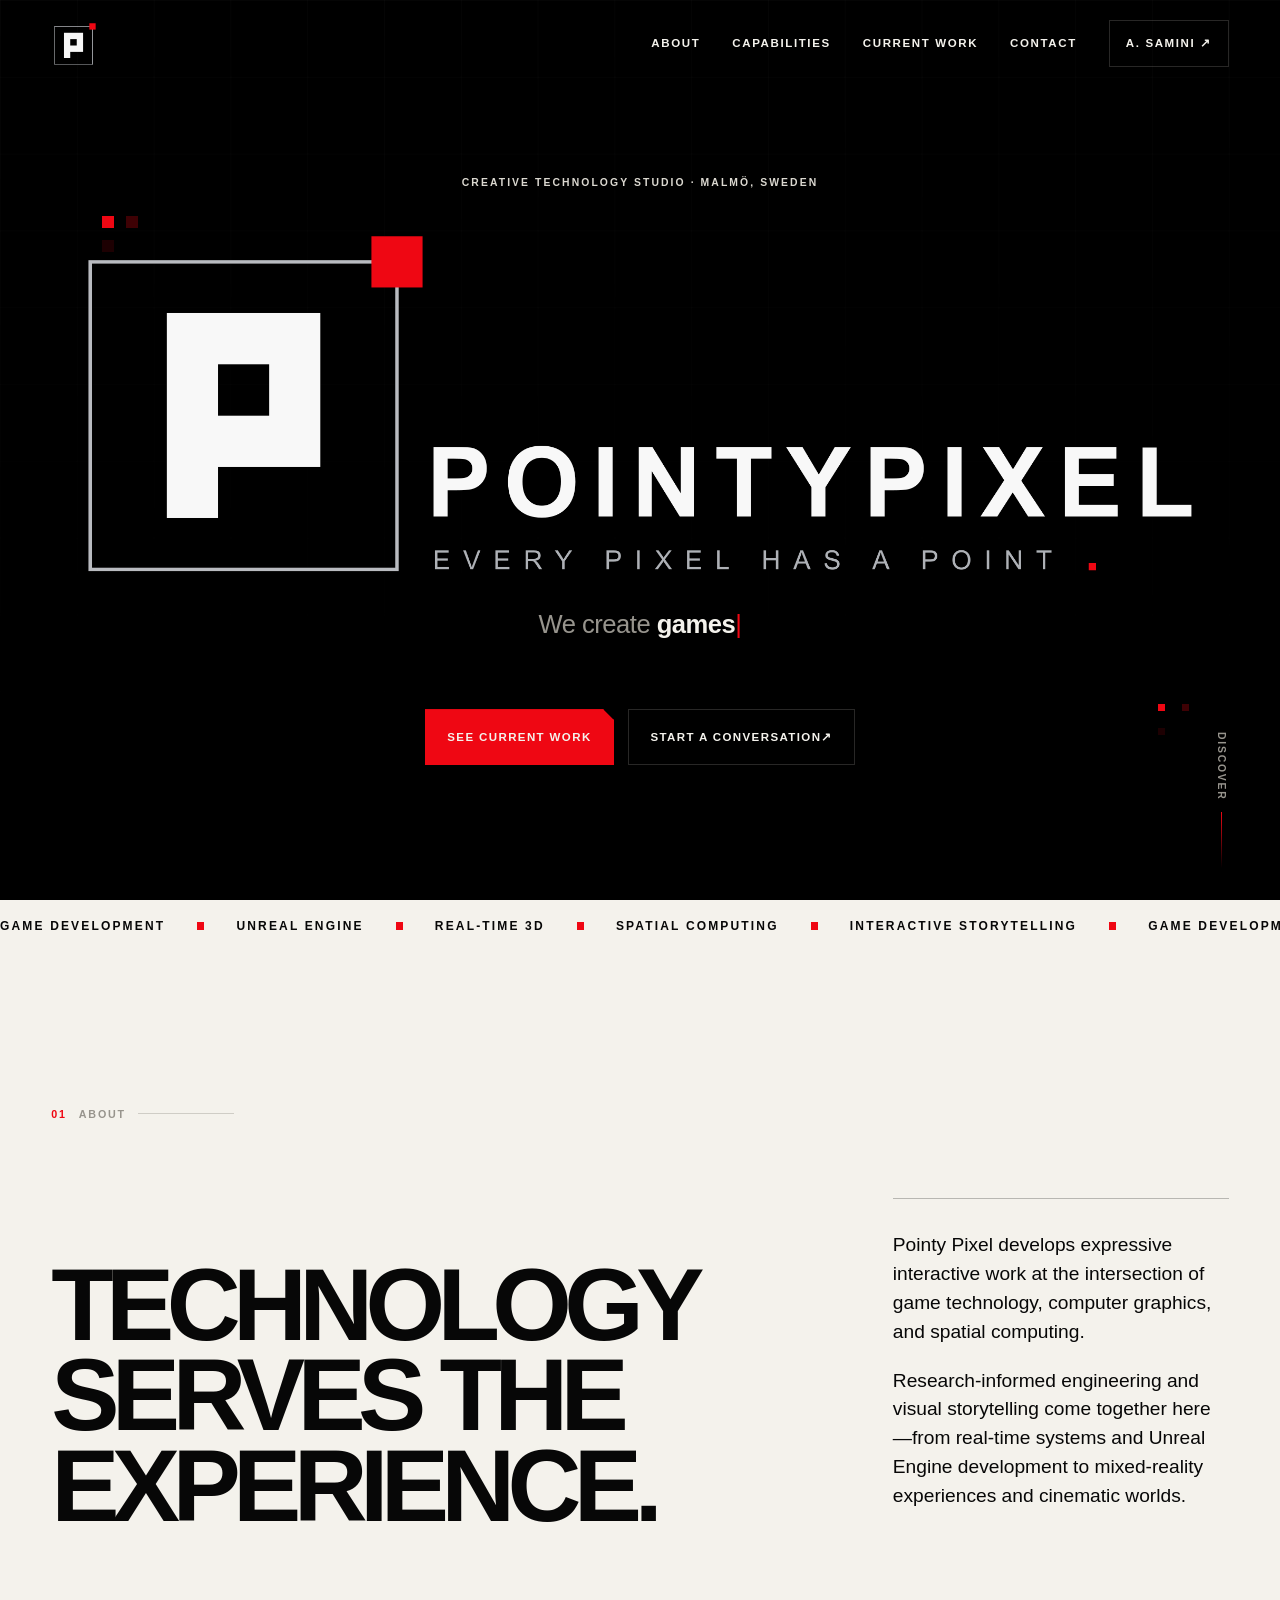
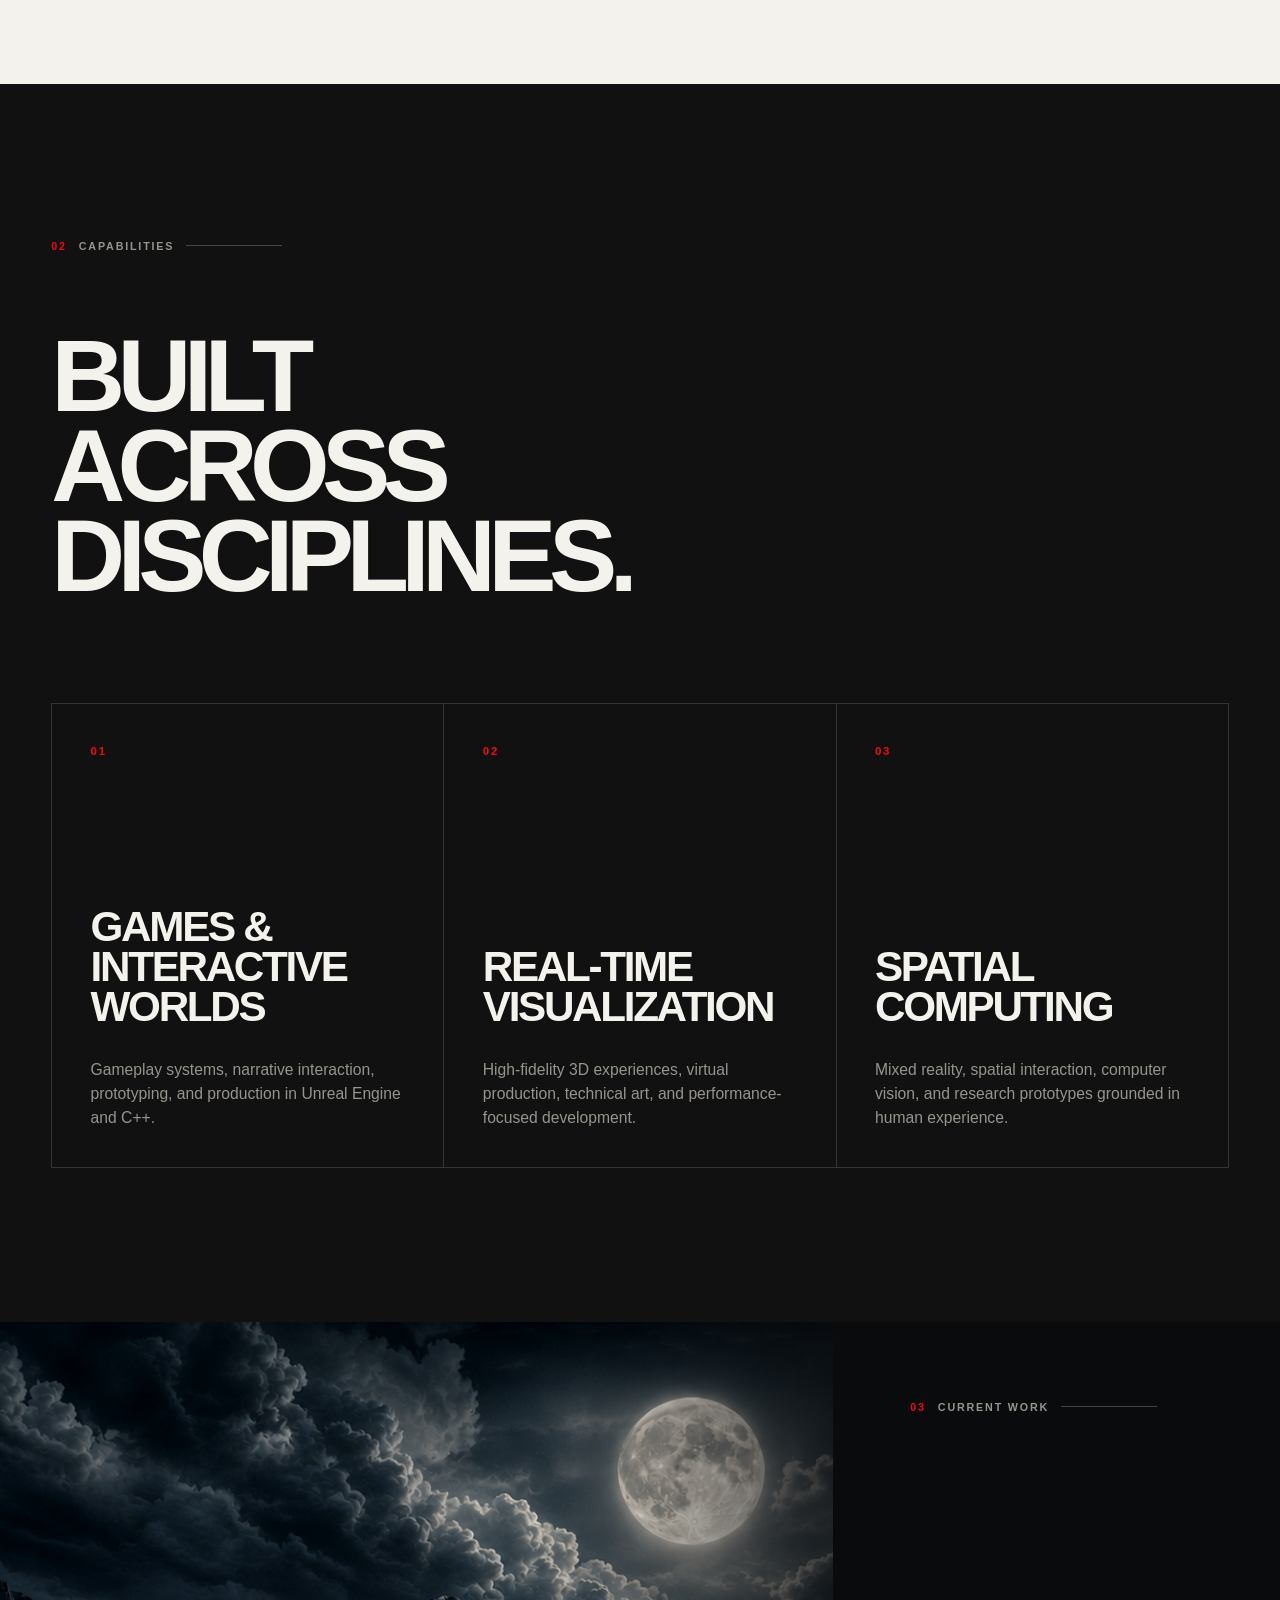
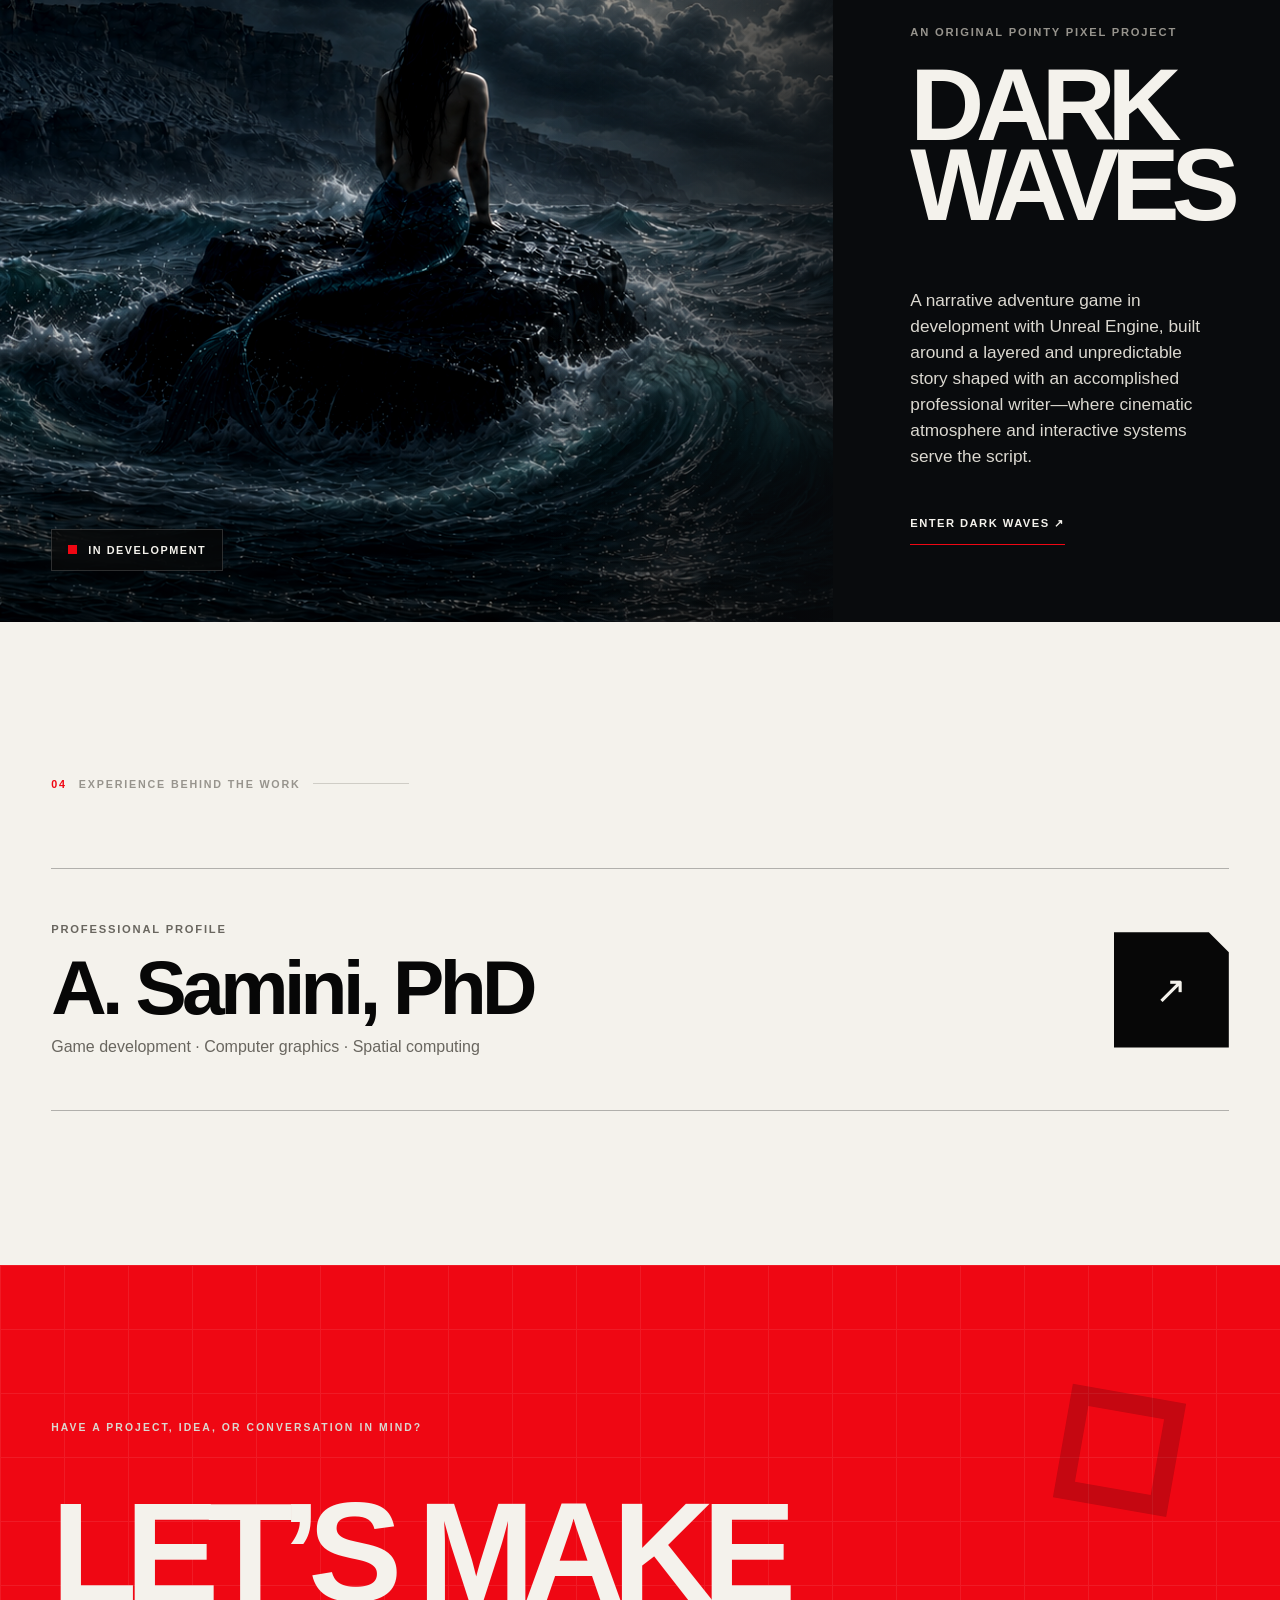
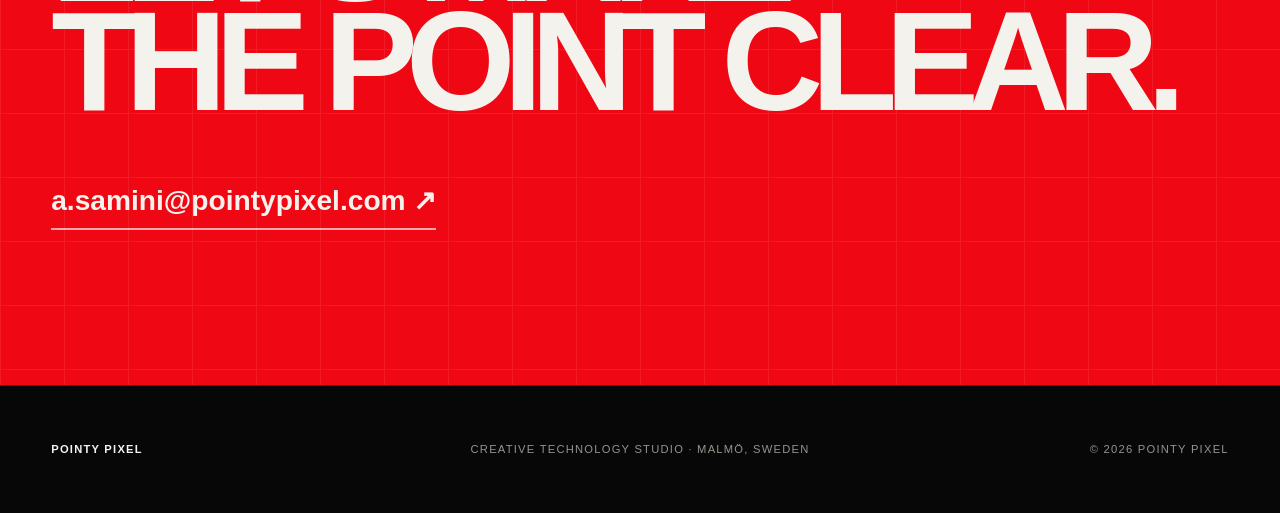
<file: index.html>
<!doctype html>
<html lang="en">
<head>
  <meta charset="utf-8">
  <meta name="viewport" content="width=device-width, initial-scale=1">
  <title>Pointy Pixel — Games, Real-Time Worlds &amp; Spatial Experiences</title>
  <meta name="description" content="Pointy Pixel is a Malmö-based creative technology studio working across game development, real-time 3D, spatial computing, and interactive storytelling.">
  <meta name="theme-color" content="#070707">
  <meta property="og:title" content="Pointy Pixel">
  <meta property="og:description" content="Games, real-time worlds, and spatial experiences built with technical depth and visual intent.">
  <meta property="og:type" content="website">
  <meta property="og:url" content="https://pointypixel.com/">
  <meta property="og:image" content="https://pointypixel.com/assets/img/dark-waves-key-art.png">
  <link rel="icon" href="/assets/brand/pointypixel-identity-icon-black.png" type="image/png">
  <link rel="stylesheet" href="/assets/css/pointypixel-home.css?v=20260821-mobile-2">
  <link rel="stylesheet" href="/assets/css/pointypixel-brand.css?v=20260826-icon-only">
</head>
<body>
  <a class="skip-link" href="#main">Skip to content</a>

  <header class="site-header" data-header>
    <a class="pp-brand pp-brand--icon-only" href="#top" aria-label="Pointy Pixel home">
      <span class="pp-brand__mark" aria-hidden="true"><img src="/assets/brand/pointypixel-identity-mark.png" alt=""></span>
    </a>

    <button class="menu-toggle" type="button" aria-expanded="false" aria-controls="site-nav" aria-label="Open navigation menu" data-menu-toggle>
      <span>Menu</span>
      <i aria-hidden="true"></i>
    </button>

    <nav class="site-nav" id="site-nav" aria-label="Primary navigation" data-nav>
      <a href="#about">About</a>
      <a href="#capabilities">Capabilities</a>
      <a href="#dark-waves">Current work</a>
      <a href="#contact">Contact</a>
      <a class="nav-profile" href="/cv/">A. Samini <span aria-hidden="true">↗</span></a>
    </nav>
  </header>

  <main id="main">
    <section class="hero" id="top" aria-labelledby="hero-title">
      <div class="hero-grid" aria-hidden="true"></div>
      <div class="pixel-orbit pixel-orbit--one" aria-hidden="true"></div>
      <div class="pixel-orbit pixel-orbit--two" aria-hidden="true"></div>

      <div class="hero-content">
        <p class="eyebrow reveal">Creative technology studio · Malmö, Sweden</p>
        <h1 class="sr-only" id="hero-title">Pointy Pixel — Every Pixel Has a Point</h1>
        <picture class="hero-logo reveal reveal--logo">
          <img src="/assets/brand/pointypixel-identity-horizontal.png" alt="Pointy Pixel — Every Pixel Has a Point">
        </picture>
        <p class="hero-statement reveal"><span class="hero-lead">We create</span> <span class="typed" data-typed-items="games,real-time worlds,spatial experiences,interactive stories"></span><noscript> games.</noscript></p>
        <div class="hero-actions reveal">
          <a class="button button--primary" href="#dark-waves">See current work</a>
          <a class="button button--quiet" href="mailto:a.samini@pointypixel.com">Start a conversation <span aria-hidden="true">↗</span></a>
        </div>
      </div>

      <a class="scroll-cue" href="#about" aria-label="Scroll to about Pointy Pixel">
        <span>Discover</span><i aria-hidden="true"></i>
      </a>
    </section>

    <div class="signal-strip" aria-label="Pointy Pixel areas of work">
      <div class="signal-track">
        <span>Game Development</span><i></i><span>Unreal Engine</span><i></i><span>Real-Time 3D</span><i></i><span>Spatial Computing</span><i></i><span>Interactive Storytelling</span><i></i>
        <span aria-hidden="true">Game Development</span><i aria-hidden="true"></i><span aria-hidden="true">Unreal Engine</span><i aria-hidden="true"></i><span aria-hidden="true">Real-Time 3D</span><i aria-hidden="true"></i><span aria-hidden="true">Spatial Computing</span><i aria-hidden="true"></i><span aria-hidden="true">Interactive Storytelling</span><i aria-hidden="true"></i>
      </div>
    </div>

    <section class="section about" id="about" aria-labelledby="about-title">
      <div class="section-label reveal"><span>01</span> About</div>
      <div class="about-copy">
        <h2 class="display-heading reveal" id="about-title">Technology serves the experience.</h2>
        <div class="about-detail reveal">
          <p>Pointy Pixel develops expressive interactive work at the intersection of game technology, computer graphics, and spatial computing.</p>
          <p>Research-informed engineering and visual storytelling come together here—from real-time systems and Unreal Engine development to mixed-reality experiences and cinematic worlds.</p>
        </div>
      </div>
    </section>

    <section class="section capabilities" id="capabilities" aria-labelledby="capabilities-title">
      <div class="section-label reveal"><span>02</span> Capabilities</div>
      <h2 class="display-heading display-heading--narrow reveal" id="capabilities-title">Built across disciplines.</h2>

      <div class="capability-grid">
        <article class="capability-card reveal">
          <span class="capability-number">01</span>
          <h3>Games &amp;<br>Interactive Worlds</h3>
          <p>Gameplay systems, narrative interaction, prototyping, and production in Unreal Engine and C++.</p>
          <div class="card-point" aria-hidden="true"></div>
        </article>
        <article class="capability-card reveal">
          <span class="capability-number">02</span>
          <h3>Real-Time<br>Visualization</h3>
          <p>High-fidelity 3D experiences, virtual production, technical art, and performance-focused development.</p>
          <div class="card-point" aria-hidden="true"></div>
        </article>
        <article class="capability-card reveal">
          <span class="capability-number">03</span>
          <h3>Spatial<br>Computing</h3>
          <p>Mixed reality, spatial interaction, computer vision, and research prototypes grounded in human experience.</p>
          <div class="card-point" aria-hidden="true"></div>
        </article>
      </div>
    </section>

    <section class="project" id="dark-waves" aria-labelledby="dark-waves-title">
      <div class="project-visual reveal">
        <img src="/assets/img/dark-waves-key-art.png" alt="A moonlit sea and a figure on a rock, key art for Dark Waves">
        <div class="project-shade" aria-hidden="true"></div>
        <p class="project-status"><span></span> In development</p>
      </div>
      <div class="project-copy reveal">
        <div class="section-label section-label--light"><span>03</span> Current work</div>
        <p class="project-kicker">An original Pointy Pixel project</p>
        <h2 id="dark-waves-title">Dark<br>Waves</h2>
        <p class="project-description">A narrative adventure game in development with Unreal Engine, built around a layered and unpredictable story shaped with an accomplished professional writer—where cinematic atmosphere and interactive systems serve the script.</p>
        <a class="project-note" href="/dark-waves/">Enter Dark Waves <span aria-hidden="true">↗</span></a>
      </div>
    </section>

    <section class="section profile-link" aria-labelledby="profile-title">
      <div class="section-label reveal"><span>04</span> Experience behind the work</div>
      <a class="profile-card reveal" href="/cv/">
        <div>
          <p>Professional profile</p>
          <h2 id="profile-title">A. Samini, PhD</h2>
          <span>Game development · Computer graphics · Spatial computing</span>
        </div>
        <span class="profile-arrow" aria-hidden="true">↗</span>
      </a>
    </section>

    <section class="contact" id="contact" aria-labelledby="contact-title">
      <div class="contact-pixel" aria-hidden="true"></div>
      <p class="eyebrow reveal">Have a project, idea, or conversation in mind?</p>
      <h2 class="reveal" id="contact-title">Let’s make<br>the point clear.</h2>
      <a class="contact-email reveal" href="mailto:a.samini@pointypixel.com">a.samini@pointypixel.com <span aria-hidden="true">↗</span></a>
    </section>
  </main>

  <footer class="site-footer">
    <a href="#top">Pointy Pixel</a>
    <p>Creative technology studio · Malmö, Sweden</p>
    <p>© 2026 Pointy Pixel</p>
  </footer>

  <script src="/assets/vendor/typed.js/typed.umd.js"></script>
  <script src="/assets/js/pointypixel-home.js?v=20260821-mobile"></script>
</body>
</html>
</file>
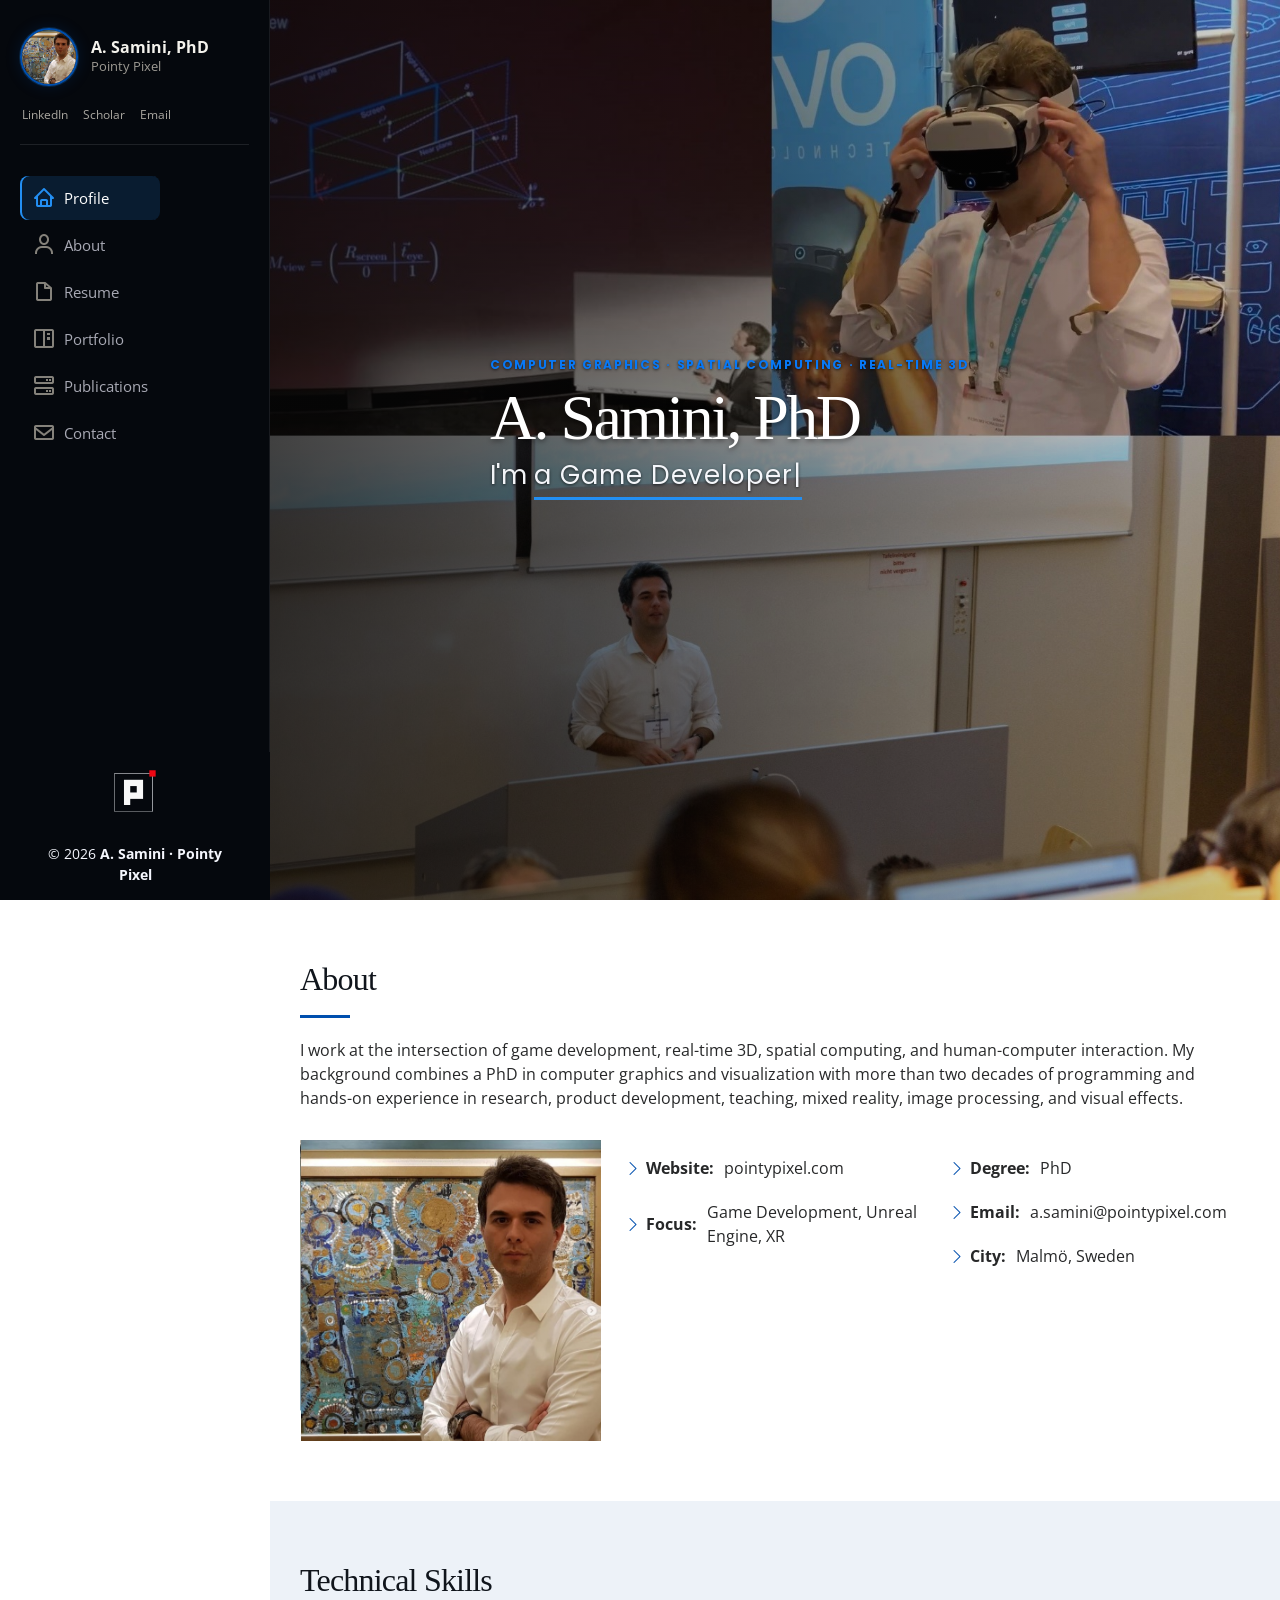
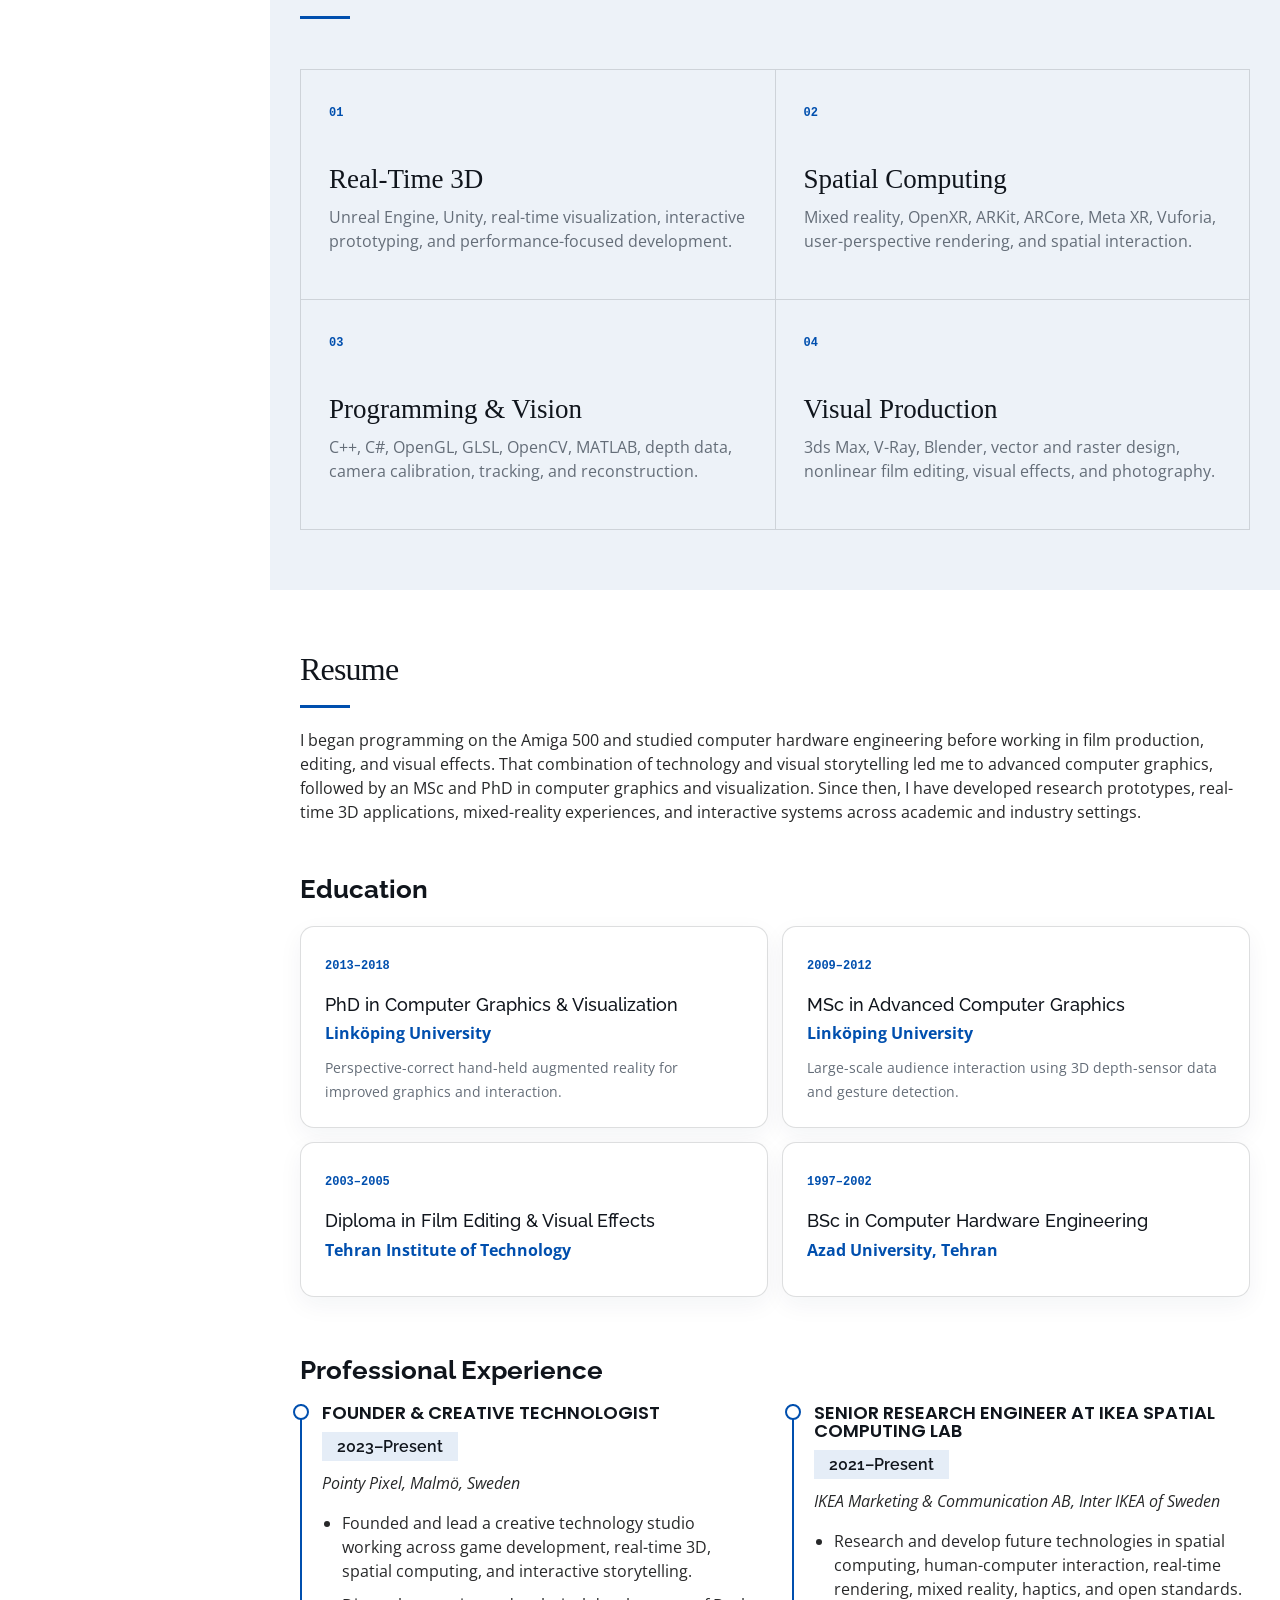
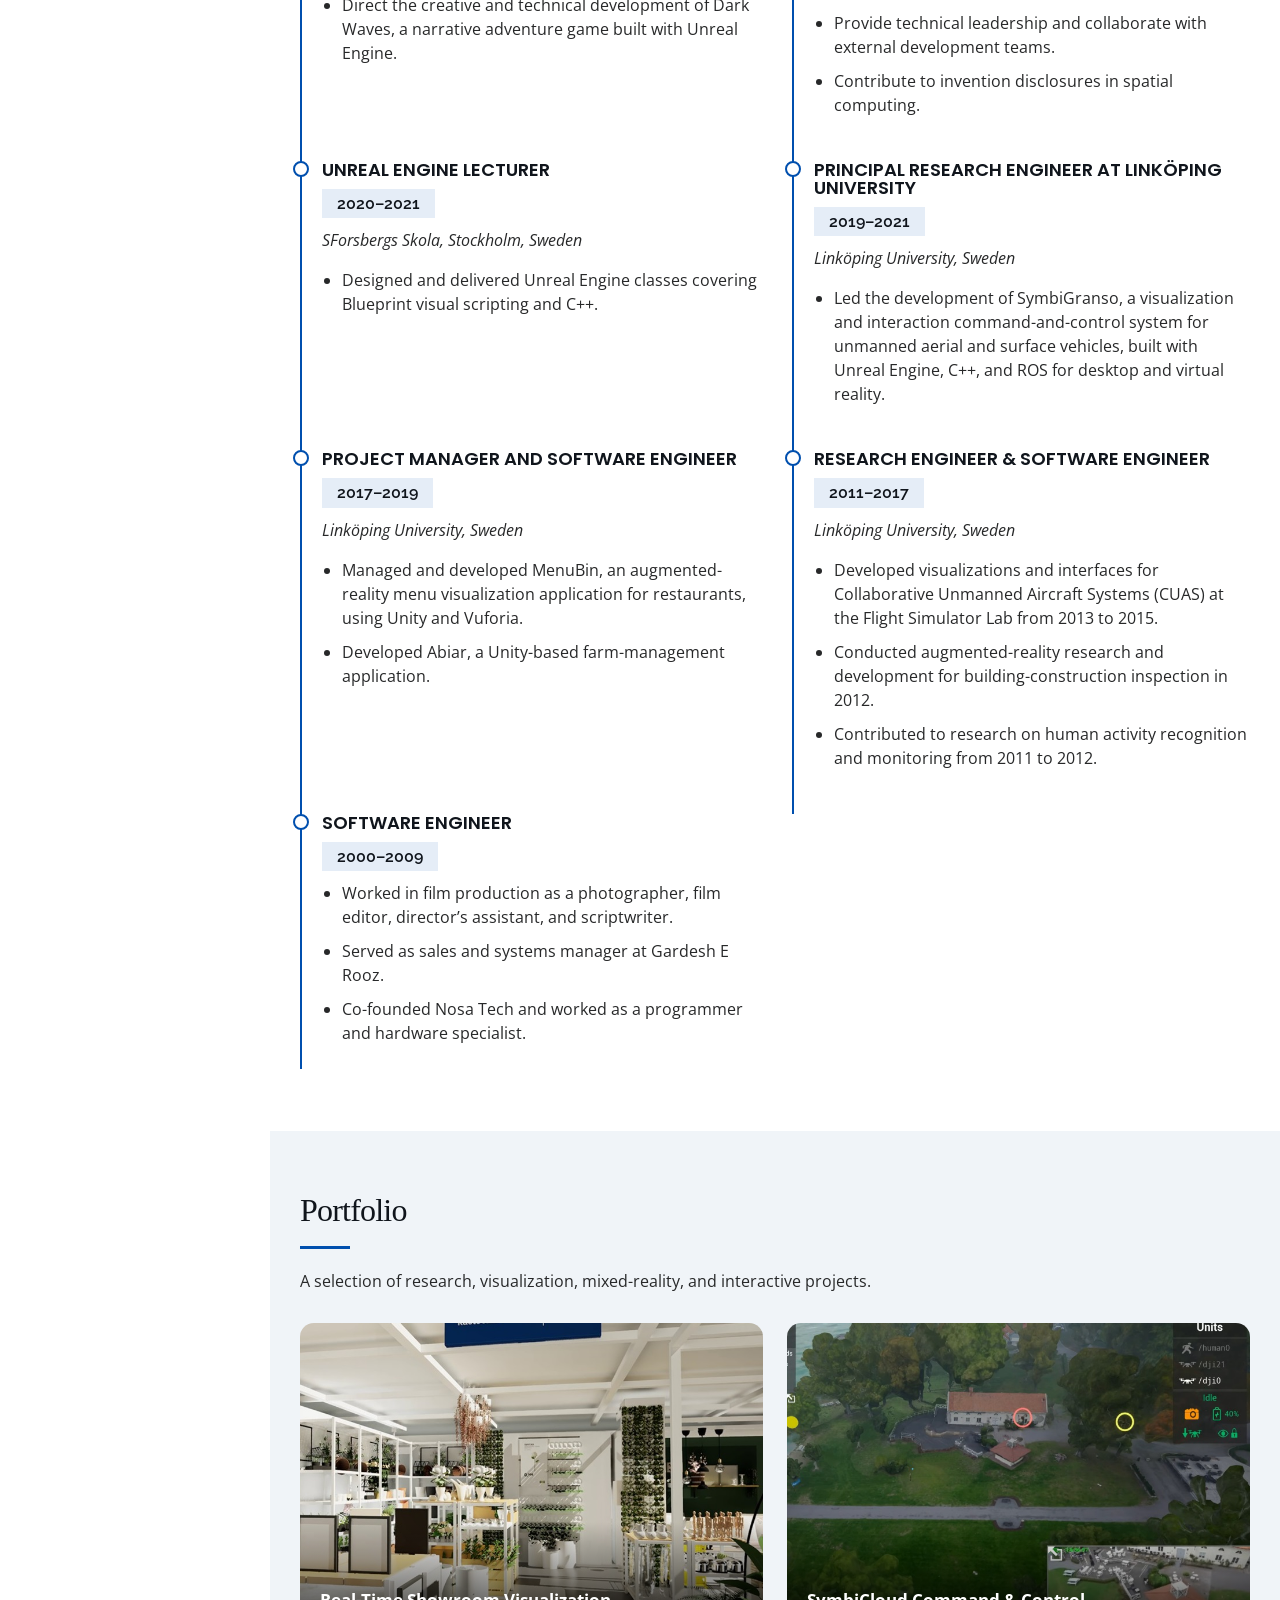
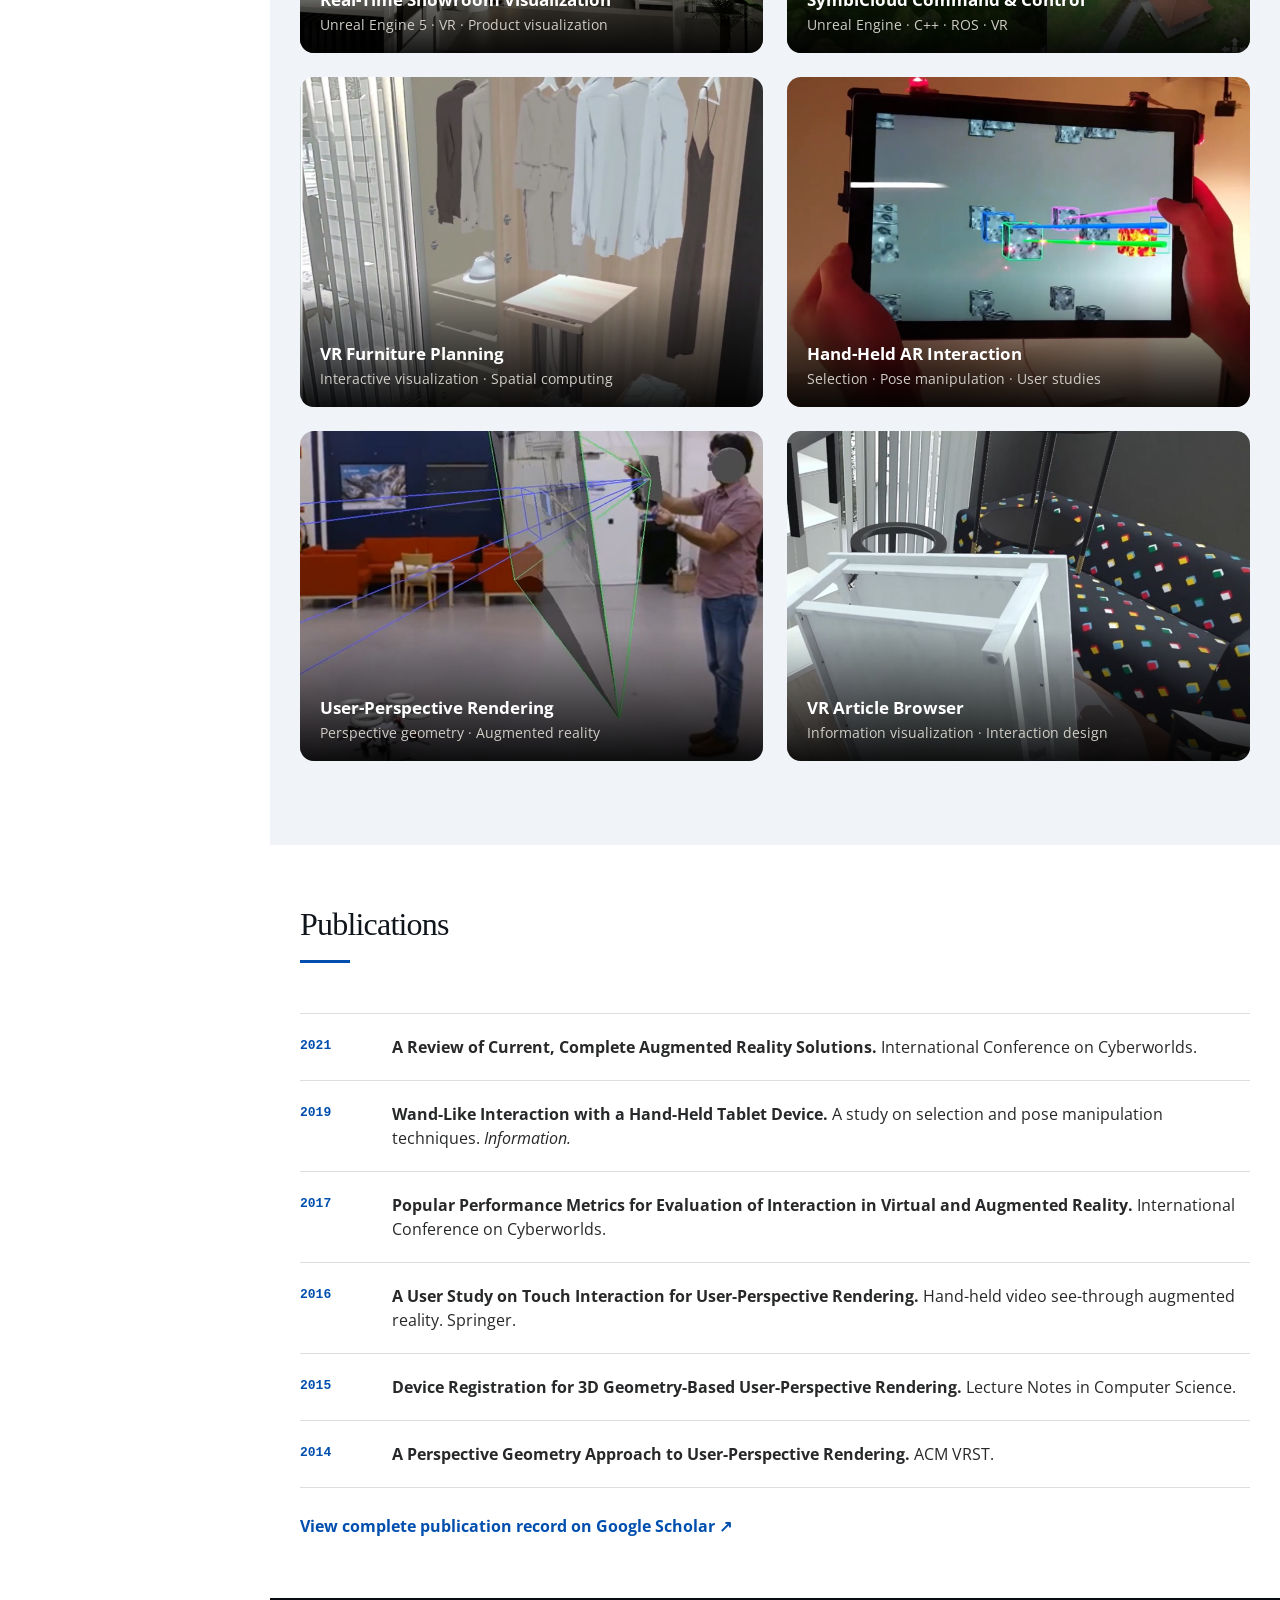
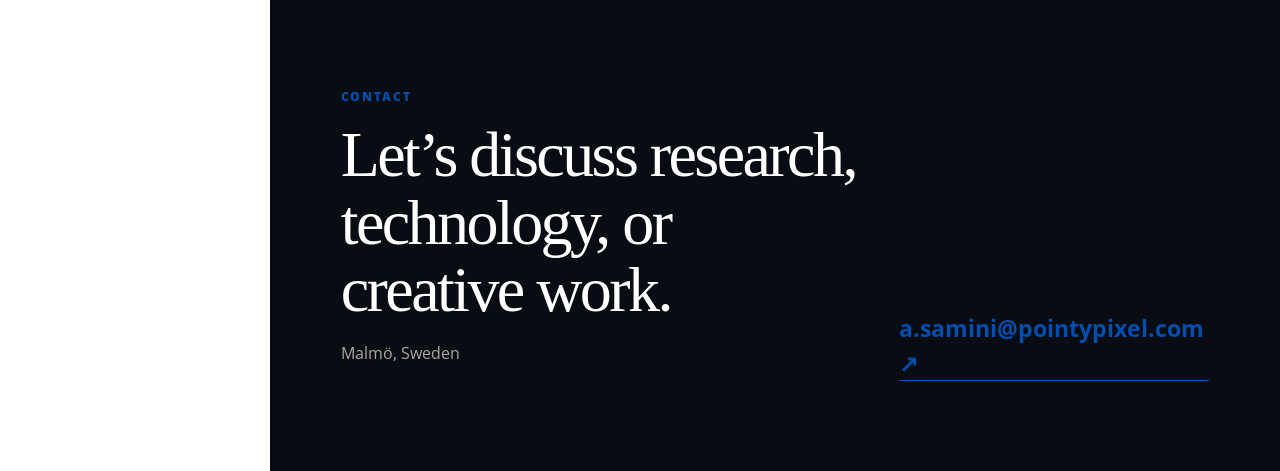
<file: cv/index.html>
<!DOCTYPE html>
<html lang="en">
<head>
  <meta charset="utf-8">
  <meta content="width=device-width, initial-scale=1.0" name="viewport">
  <title>A. Samini, PhD | Pointy Pixel</title>
  <meta content="A. Samini — game development, computer graphics, spatial computing, Unreal Engine, research, and teaching." name="description">
  <meta content="game developer, Unreal Engine, computer graphics, spatial computing, mixed reality" name="keywords">
  <!-- Favicons -->
  <link href="/assets/brand/pointypixel-identity-icon-black.png" rel="icon" type="image/png">
  <!-- Google Fonts -->
  <link href="https://fonts.googleapis.com/css?family=Open+Sans:300,300i,400,400i,600,600i,700,700i|Raleway:300,300i,400,400i,500,500i,600,600i,700,700i|Poppins:300,300i,400,400i,500,500i,600,600i,700,700i" rel="stylesheet">

  <!-- Vendor CSS Files -->
  <link href="/assets/vendor/aos/aos.css" rel="stylesheet">
  <link href="/assets/vendor/bootstrap/css/bootstrap.min.css" rel="stylesheet">
  <link href="/assets/vendor/bootstrap-icons/bootstrap-icons.css" rel="stylesheet">
  <link href="/assets/vendor/boxicons/css/boxicons.min.css" rel="stylesheet">
  <link href="/assets/vendor/glightbox/css/glightbox.min.css" rel="stylesheet">
  <link href="/assets/vendor/swiper/swiper-bundle.min.css" rel="stylesheet">

  <!-- Template Main CSS File -->
  <link href="/assets/css/style.css?v=20260821-mobile" rel="stylesheet">
  <link href="enhancements.css?v=20260826-footer-logo" rel="stylesheet">
  <link href="/assets/css/pointypixel-brand.css?v=20260826-icon-only" rel="stylesheet">

</head>

<body>

  <!-- ======= Mobile nav toggle button ======= -->
  <button class="mobile-nav-toggle d-xl-none" type="button" aria-expanded="false" aria-controls="header" aria-label="Open profile navigation">
    <i class="bi bi-list" aria-hidden="true"></i>
    <span class="visually-hidden">Menu</span>
  </button>

  <!-- ======= Header ======= -->
  <header id="header">
    <div class="d-flex flex-column">

      <div class="profile">
        <a class="profile-identity" href="/cv/">
          <img src="/assets/img/profile-img.jpg" alt="Portrait of A. Samini" class="img-fluid rounded-circle">
          <span class="profile-copy"><strong>A. Samini, PhD</strong><small>Pointy Pixel</small></span>
        </a>
        <div class="profile-links" aria-label="Professional links">
          <a href="https://www.linkedin.com/in/ali-samini-179515151/" target="_blank" rel="noopener">LinkedIn</a>
          <a href="https://scholar.google.com/citations?user=c8K1OJEAAAAJ&hl=en" target="_blank" rel="noopener">Scholar</a>
          <a href="mailto:a.samini@pointypixel.com">Email</a>
        </div>
      </div>

      <nav id="navbar" class="nav-menu navbar">
        <ul>
          <li><a href="#hero" class="nav-link scrollto active"><i class="bx bx-home"></i> <span>Profile</span></a></li>
          <li><a href="#about" class="nav-link scrollto"><i class="bx bx-user"></i> <span>About</span></a></li>
          <li><a href="#resume" class="nav-link scrollto"><i class="bx bx-file-blank"></i> <span>Resume</span></a></li>
          <li><a href="#portfolio" class="nav-link scrollto"><i class="bx bx-book-content"></i> <span>Portfolio</span></a></li>
          <li><a href="#services" class="nav-link scrollto"><i class="bx bx-server"></i> <span>Publications</span></a></li>
          <li><a href="#contact" class="nav-link scrollto"><i class="bx bx-envelope"></i> <span>Contact</span></a></li>
        </ul>
      </nav><!-- .nav-menu -->
    </div>
  </header><!-- End Header -->

  <!-- ======= Hero Section ======= -->
  <section id="hero" class="d-flex flex-column justify-content-center align-items-center">
    <div class="hero-container" data-aos="fade-in">
      <p class="hero-eyebrow">Computer graphics · Spatial computing · Real-time 3D</p>
      <h1>A. Samini, PhD</h1>
      <p>I'm <span class="typed" data-typed-items="a Game Developer,a Real-Time 3D Engineer,a Spatial Computing Researcher,an Unreal Engine Specialist,a Computer Graphics Expert"></span></p>
    </div>
  </section><!-- End Hero -->

  <main id="main">

    <!-- ======= About Section ======= -->
    <section id="about" class="about">
      <div class="container">

        <div class="section-title">
          <h2>About</h2>
          <p>I work at the intersection of game development, real-time 3D, spatial computing, and human-computer interaction. My background combines a PhD in computer graphics and visualization with more than two decades of programming and hands-on experience in research, product development, teaching, mixed reality, image processing, and visual effects.</p>
        </div>

        <div class="row">
          <div class="col-lg-4" data-aos="fade-right">
              
            <img src="/assets/img/profile-img.jpg" class="img-fluid" alt="">
          </div>
          <div class="col-lg-8 pt-4 pt-lg-0 content" data-aos="fade-left">
          <p>   </p>
           
            <div class="row">
              <div class="col-lg-6">
                <ul>
                  <li><i class="bi bi-chevron-right"></i> <strong>Website:</strong> <span>pointypixel.com</span></li>
                  <li><i class="bi bi-chevron-right"></i> <strong>Focus:</strong> <span>Game Development, Unreal Engine, XR</span></li>
                  
                </ul>
              </div>
              <div class="col-lg-6">
                <ul>
                  <li><i class="bi bi-chevron-right"></i> <strong>Degree:</strong> <span>PhD</span></li>
                  <li><i class="bi bi-chevron-right"></i> <strong>Email:</strong> <span>a.samini@pointypixel.com</span></li>
                    <li><i class="bi bi-chevron-right"></i> <strong>City:</strong> <span>Malmö, Sweden</span></li>
                </ul>
              </div>
            </div>
          </div>
        </div>

      </div>
    </section><!-- End About Section -->

    <!-- ======= Skills Section ======= -->
    <section id="skills" class="skills section-bg">
      <div class="container">

        <div class="section-title">
          <h2>Technical Skills</h2>
 
        </div>

        <div class="expertise-grid skills-content">
          <article class="expertise-card" data-aos="fade-up">
            <span>01</span><h3>Real-Time 3D</h3>
            <p>Unreal Engine, Unity, real-time visualization, interactive prototyping, and performance-focused development.</p>
          </article>
          <article class="expertise-card" data-aos="fade-up" data-aos-delay="75">
            <span>02</span><h3>Spatial Computing</h3>
            <p>Mixed reality, OpenXR, ARKit, ARCore, Meta XR, Vuforia, user-perspective rendering, and spatial interaction.</p>
          </article>
          <article class="expertise-card" data-aos="fade-up" data-aos-delay="150">
            <span>03</span><h3>Programming & Vision</h3>
            <p>C++, C#, OpenGL, GLSL, OpenCV, MATLAB, depth data, camera calibration, tracking, and reconstruction.</p>
          </article>
          <article class="expertise-card" data-aos="fade-up" data-aos-delay="225">
            <span>04</span><h3>Visual Production</h3>
            <p>3ds Max, V-Ray, Blender, vector and raster design, nonlinear film editing, visual effects, and photography.</p>
          </article>
        </div>

      </div>
    </section><!-- End Skills Section -->

    <!-- ======= Resume Section ======= -->
    <section id="resume" class="resume">
      <div class="container">

        <div class="section-title">
          <h2>Resume</h2>
          <p>I began programming on the Amiga 500 and studied computer hardware engineering before working in film production, editing, and visual effects. That combination of technology and visual storytelling led me to advanced computer graphics, followed by an MSc and PhD in computer graphics and visualization. Since then, I have developed research prototypes, real-time 3D applications, mixed-reality experiences, and interactive systems across academic and industry settings.</p>
        </div>

        <h3 class="resume-title" data-aos="fade-up">Education</h3>
        <div class="education-grid">
          <article class="education-card" data-aos="fade-up">
            <span>2013–2018</span><h4>PhD in Computer Graphics &amp; Visualization</h4>
            <p>Linköping University</p><small>Perspective-correct hand-held augmented reality for improved graphics and interaction.</small>
          </article>
          <article class="education-card" data-aos="fade-up" data-aos-delay="75">
            <span>2009–2012</span><h4>MSc in Advanced Computer Graphics</h4>
            <p>Linköping University</p><small>Large-scale audience interaction using 3D depth-sensor data and gesture detection.</small>
          </article>
          <article class="education-card" data-aos="fade-up" data-aos-delay="150">
            <span>2003–2005</span><h4>Diploma in Film Editing &amp; Visual Effects</h4>
            <p>Tehran Institute of Technology</p>
          </article>
          <article class="education-card" data-aos="fade-up" data-aos-delay="225">
            <span>1997–2002</span><h4>BSc in Computer Hardware Engineering</h4>
            <p>Azad University, Tehran</p>
          </article>
        </div>

        <h3 class="resume-title experience-heading" data-aos="fade-up">Professional Experience</h3>
        <div class="experience-list">
            <article class="resume-item" data-aos="fade-up">
              <h4>Founder &amp; Creative Technologist</h4>
              <h5>2023–Present</h5>
              <p><em>Pointy Pixel, Malmö, Sweden</em></p>
              <ul>
                <li>Founded and lead a creative technology studio working across game development, real-time 3D, spatial computing, and interactive storytelling.</li>
                <li>Direct the creative and technical development of Dark Waves, a narrative adventure game built with Unreal Engine.</li>
              </ul>
            </article>
            <article class="resume-item" data-aos="fade-up">
              <h4>Senior Research Engineer at IKEA Spatial Computing LAB</h4>
              <h5>2021–Present</h5>
              <p><em>IKEA Marketing & Communication AB, Inter IKEA of Sweden</em></p>
              <ul>
                <li>Research and develop future technologies in spatial computing, human-computer interaction, real-time rendering, mixed reality, haptics, and open standards.</li>
                <li>Provide technical leadership and collaborate with external development teams.</li>
                <li>Contribute to invention disclosures in spatial computing.</li>
              </ul>
            </article>
            <article class="resume-item" data-aos="fade-up">
              <h4>Unreal Engine Lecturer</h4>
              <h5>2020–2021</h5>
              <p><em>SForsbergs Skola, Stockholm, Sweden</em></p>
              <ul>
                <li>Designed and delivered Unreal Engine classes covering Blueprint visual scripting and C++.</li>
              </ul>
            </article>
              <article class="resume-item" data-aos="fade-up">
              <h4>Principal Research Engineer at Linköping University</h4>
              <h5>2019–2021</h5>
              <p><em>Linköping University, Sweden</em></p>
              <ul>
                <li>Led the development of SymbiGranso, a visualization and interaction command-and-control system for unmanned aerial and surface vehicles, built with Unreal Engine, C++, and ROS for desktop and virtual reality.</li>
              </ul>
            </article>
              <article class="resume-item" data-aos="fade-up">
              <h4>Project Manager and Software Engineer</h4>
              <h5>2017–2019</h5>
              <p><em>Linköping University, Sweden</em></p>
              <ul>
                <li>Managed and developed MenuBin, an augmented-reality menu visualization application for restaurants, using Unity and Vuforia.</li>
                <li>Developed Abiar, a Unity-based farm-management application.</li>
              </ul>
            </article>
              <article class="resume-item" data-aos="fade-up">
              <h4>Research Engineer &amp; Software Engineer</h4>
              <h5>2011–2017</h5>
              <p><em>Linköping University, Sweden</em></p>
              <ul>
                <li>Developed visualizations and interfaces for Collaborative Unmanned Aircraft Systems (CUAS) at the Flight Simulator Lab from 2013 to 2015.</li>
                <li>Conducted augmented-reality research and development for building-construction inspection in 2012.</li>
                <li>Contributed to research on human activity recognition and monitoring from 2011 to 2012.</li>
              </ul>
            </article>
              <article class="resume-item" data-aos="fade-up">
              <h4>Software Engineer</h4>
              <h5>2000–2009</h5>
              <ul>
                <li>Worked in film production as a photographer, film editor, director’s assistant, and scriptwriter.</li>
                <li>Served as sales and systems manager at Gardesh E Rooz.</li>
                <li>Co-founded Nosa Tech and worked as a programmer and hardware specialist.</li>
              </ul>
            </article>
        </div>

      </div>
    </section><!-- End Resume Section -->

    <!-- ======= Portfolio Section ======= -->
    <section id="portfolio" class="portfolio section-bg">
      <div class="container">

        <div class="section-title">
          <h2>Portfolio</h2>
          <p>A selection of research, visualization, mixed-reality, and interactive projects.</p>
        </div>


        <div class="row portfolio-container" data-aos="fade-up" data-aos-delay="100">
          <div class="col-lg-6 col-md-6 portfolio-item"><a class="portfolio-card portfolio-lightbox" href="/assets/img/portfolio/portfolio-3.jpg" data-gallery="portfolioGallery" title="Real-Time Showroom Visualization" data-description="An Unreal Engine 5 visualization built from a Revit model and then reconfigured and optimized with automatic doors, functional shopping carts, and AI-driven MetaHuman customers."><img src="/assets/img/portfolio/portfolio-3.jpg" alt="Unreal Engine visualization of an IKEA showroom"><span><strong>Real-Time Showroom Visualization</strong><small>Unreal Engine 5 · VR · Product visualization</small></span></a></div>
          <div class="col-lg-6 col-md-6 portfolio-item"><a class="portfolio-card portfolio-lightbox" href="/assets/img/portfolio/portfolio-5.jpg" data-gallery="portfolioGallery" title="SymbiCloud Command &amp; Control" data-description="A command-and-control environment for collaborative rescue robotics, built with Unreal Engine, C++, and ROS. It visualizes the test area and receives live UAV positions, camera streams, and gimbal control for desktop and VR."><img src="/assets/img/portfolio/portfolio-5.jpg" alt="SymbiCloud drone mission visualization"><span><strong>SymbiCloud Command &amp; Control</strong><small>Unreal Engine · C++ · ROS · VR</small></span></a></div>
          <div class="col-lg-6 col-md-6 portfolio-item"><a class="portfolio-card portfolio-lightbox" href="/assets/img/portfolio/portfolio-1.jpg" data-gallery="portfolioGallery" title="VR Furniture Planning" data-description="A native Meta Quest 3 mixed-reality application that loads an IKEA planner code, retrieves configuration data and 3D parts in real time, assembles the furniture, and lets the user position it at home."><img src="/assets/img/portfolio/portfolio-1.jpg" alt="Virtual reality furniture planner"><span><strong>VR Furniture Planning</strong><small>Interactive visualization · Spatial computing</small></span></a></div>
          <div class="col-lg-6 col-md-6 portfolio-item"><a class="portfolio-card portfolio-lightbox" href="/assets/img/portfolio/portfolio-6.jpg" data-gallery="portfolioGallery" title="Hand-Held AR Interaction" data-description="Research into touch-minimal selection and six-degree-of-freedom pose manipulation using a tablet’s movement and user gaze. The work was published in Information in 2019."><img src="/assets/img/portfolio/portfolio-6.jpg" alt="Hand-held augmented reality interaction research"><span><strong>Hand-Held AR Interaction</strong><small>Selection · Pose manipulation · User studies</small></span></a></div>
          <div class="col-lg-6 col-md-6 portfolio-item"><a class="portfolio-card portfolio-lightbox" href="/assets/img/portfolio/portfolio-8.jpg" data-gallery="portfolioGallery" title="User-Perspective Rendering" data-description="A perspective-geometry approach that makes a tracked tablet behave like an augmented window, continuously adapting the rendered view to the user’s position for UAV visualization."><img src="/assets/img/portfolio/portfolio-8.jpg" alt="User-perspective rendering research"><span><strong>User-Perspective Rendering</strong><small>Perspective geometry · Augmented reality</small></span></a></div>
          <div class="col-lg-6 col-md-6 portfolio-item"><a class="portfolio-card portfolio-lightbox" href="/assets/img/portfolio/portfolio-2.jpg" data-gallery="portfolioGallery" title="VR Article Browser" data-description="A native Meta Quest 3 application built with Unreal Engine 5, C++, and Blueprints. Selecting a category queries IKEA’s live API, then downloads and displays the matching product models in real time."><img src="/assets/img/portfolio/portfolio-2.jpg" alt="Virtual reality article browser"><span><strong>VR Article Browser</strong><small>Information visualization · Interaction design</small></span></a></div>
        </div>

      </div>
    </section><!-- End Portfolio Section -->

    <!-- ======= Services Section ======= -->
    <section id="services" class="services">
      <div class="container">

        <div class="section-title">
          <h2>Publications</h2>
        </div>

        <div class="row"><div class="col-lg" data-aos="fade-up">
            <ol class="publication-list">
              <li><span>2021</span><p><strong>A Review of Current, Complete Augmented Reality Solutions.</strong> International Conference on Cyberworlds.</p></li>
              <li><span>2019</span><p><strong>Wand-Like Interaction with a Hand-Held Tablet Device.</strong> A study on selection and pose manipulation techniques. <em>Information.</em></p></li>
              <li><span>2017</span><p><strong>Popular Performance Metrics for Evaluation of Interaction in Virtual and Augmented Reality.</strong> International Conference on Cyberworlds.</p></li>
              <li><span>2016</span><p><strong>A User Study on Touch Interaction for User-Perspective Rendering.</strong> Hand-held video see-through augmented reality. Springer.</p></li>
              <li><span>2015</span><p><strong>Device Registration for 3D Geometry-Based User-Perspective Rendering.</strong> Lecture Notes in Computer Science.</p></li>
              <li><span>2014</span><p><strong>A Perspective Geometry Approach to User-Perspective Rendering.</strong> ACM VRST.</p></li>
            </ol>
            <a class="scholar-link" href="https://scholar.google.com/citations?user=c8K1OJEAAAAJ&amp;hl=en" target="_blank" rel="noopener">View complete publication record on Google Scholar <span aria-hidden="true">↗</span></a>
          </div>
        </div>

      </div>
    </section><!-- End Services Section -->

   
    <!-- ======= Contact Section ======= -->
    <section id="contact" class="contact contact-enhanced">
      <div class="container">

        <div class="contact-panel" data-aos="fade-up">
          <div><p class="contact-kicker">Contact</p><h2>Let’s discuss research, technology, or creative work.</h2><p>Malmö, Sweden</p></div>
          <a class="contact-email" href="mailto:a.samini@pointypixel.com">a.samini@pointypixel.com <span aria-hidden="true">↗</span></a>
        </div>

      </div>
    </section><!-- End Contact Section -->

  </main><!-- End #main -->

  <!-- ======= Footer ======= -->
  <footer id="footer">
    <div class="container">
      <a class="pp-brand pp-brand--icon-only pp-brand--footer-icon" href="/" aria-label="Return to the Pointy Pixel homepage">
        <span class="pp-brand__mark" aria-hidden="true"><img src="/assets/brand/pointypixel-identity-mark.png" alt=""></span>
      </a>
      <div class="copyright">
        &copy; 2026 <strong><span>A. Samini · Pointy Pixel</span></strong>
      </div>
    </div>
  </footer><!-- End  Footer -->

  <a href="#" class="back-to-top d-flex align-items-center justify-content-center"><i class="bi bi-arrow-up-short"></i></a>

  <!-- Vendor JS Files -->
  <script src="/assets/vendor/purecounter/purecounter_vanilla.js"></script>
  <script src="/assets/vendor/aos/aos.js"></script>
  <script src="/assets/vendor/bootstrap/js/bootstrap.bundle.min.js"></script>
  <script src="/assets/vendor/glightbox/js/glightbox.min.js"></script>
  <script src="/assets/vendor/isotope-layout/isotope.pkgd.min.js"></script>
  <script src="/assets/vendor/swiper/swiper-bundle.min.js"></script>
  <script src="/assets/vendor/typed.js/typed.umd.js"></script>
  <script src="/assets/vendor/waypoints/noframework.waypoints.js"></script>
  <script src="/assets/vendor/php-email-form/validate.js"></script>

  <!-- Template Main JS File -->
  <script src="/assets/js/main.js?v=20260826-project-captions"></script>

</body>


</html>
</file>
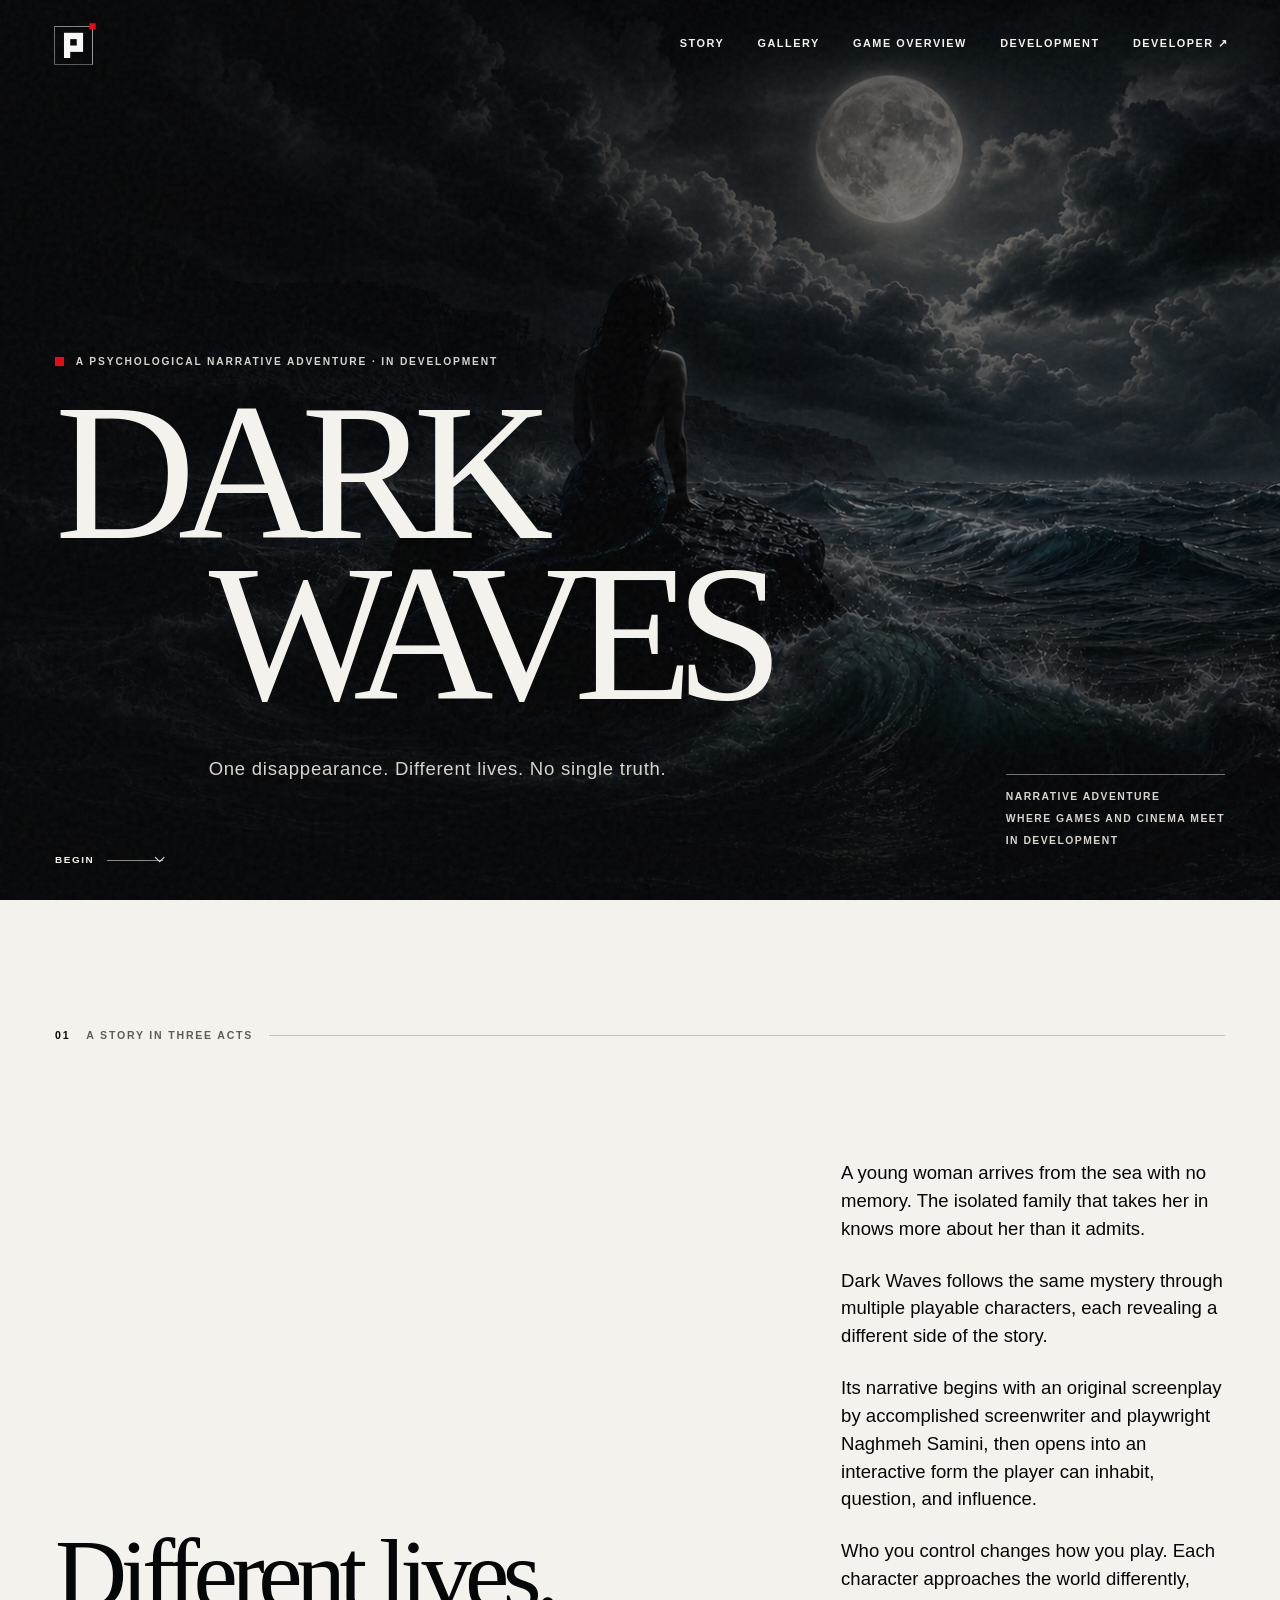
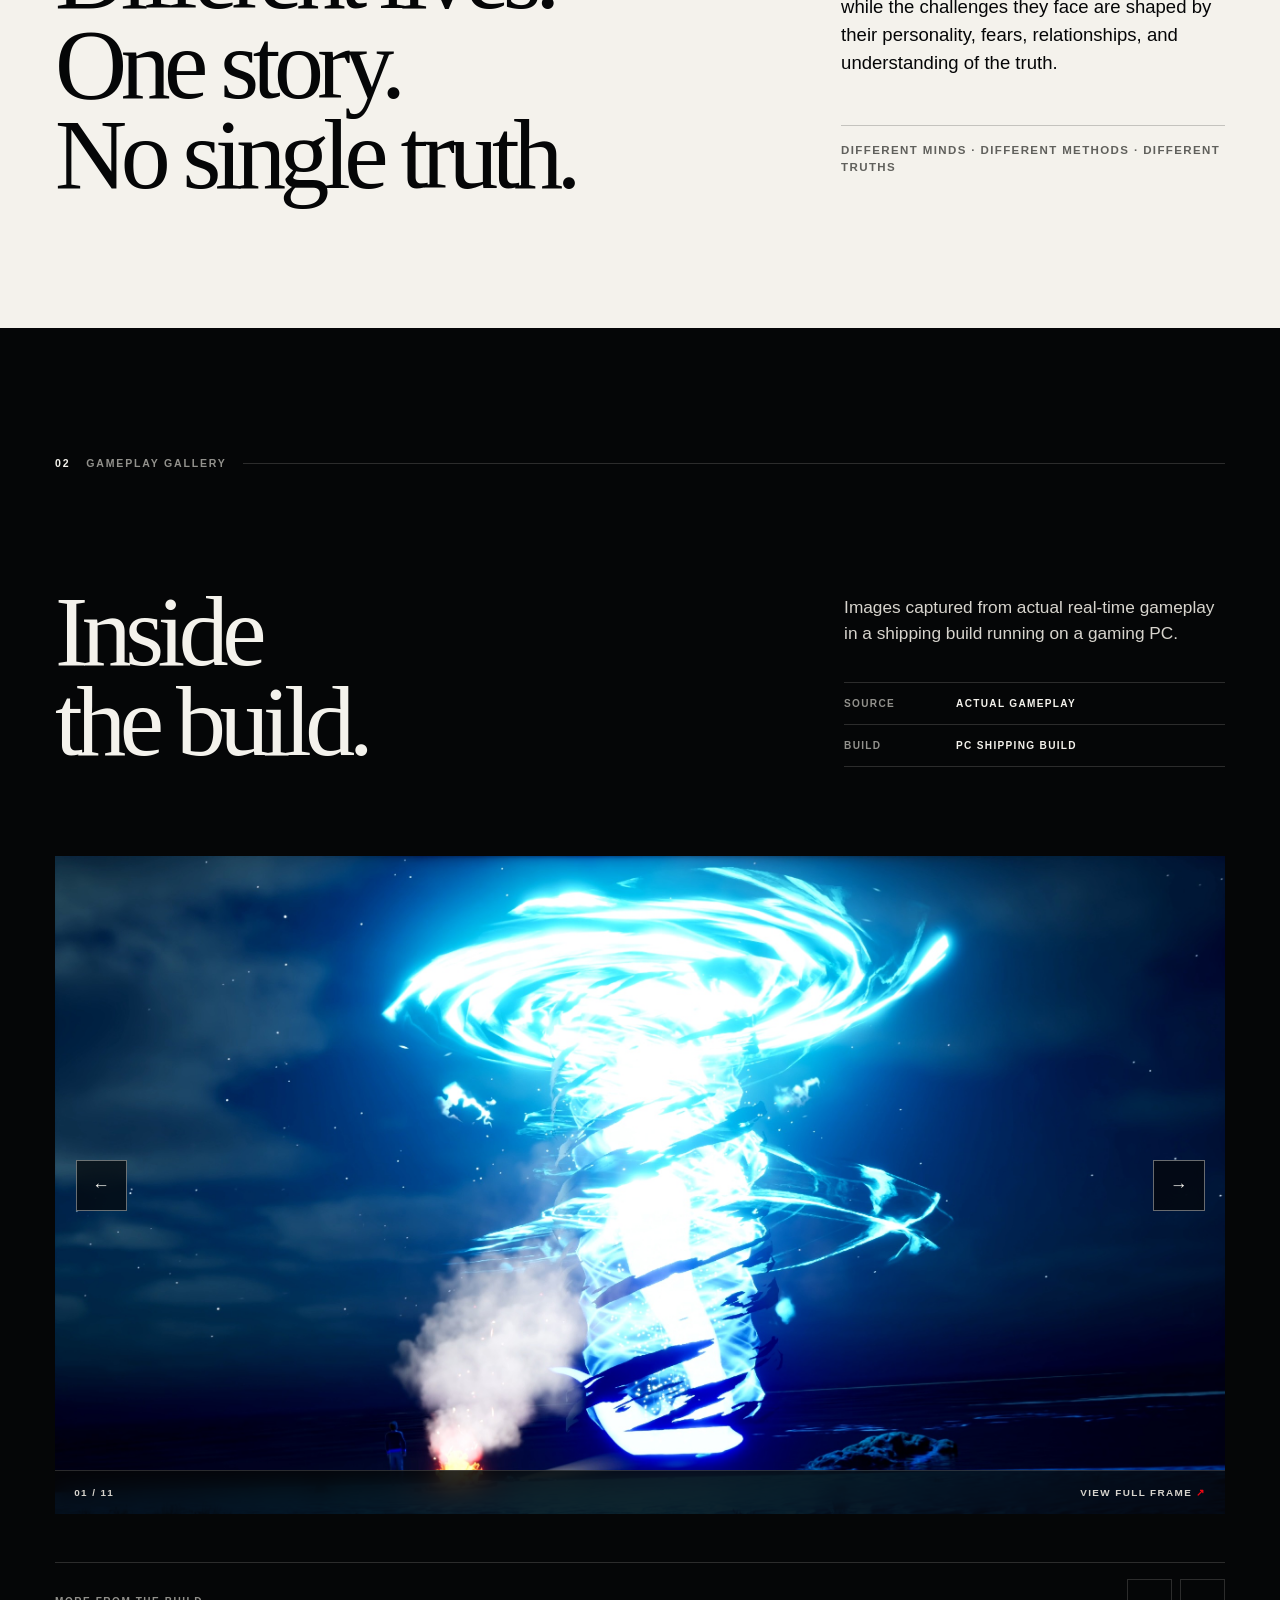
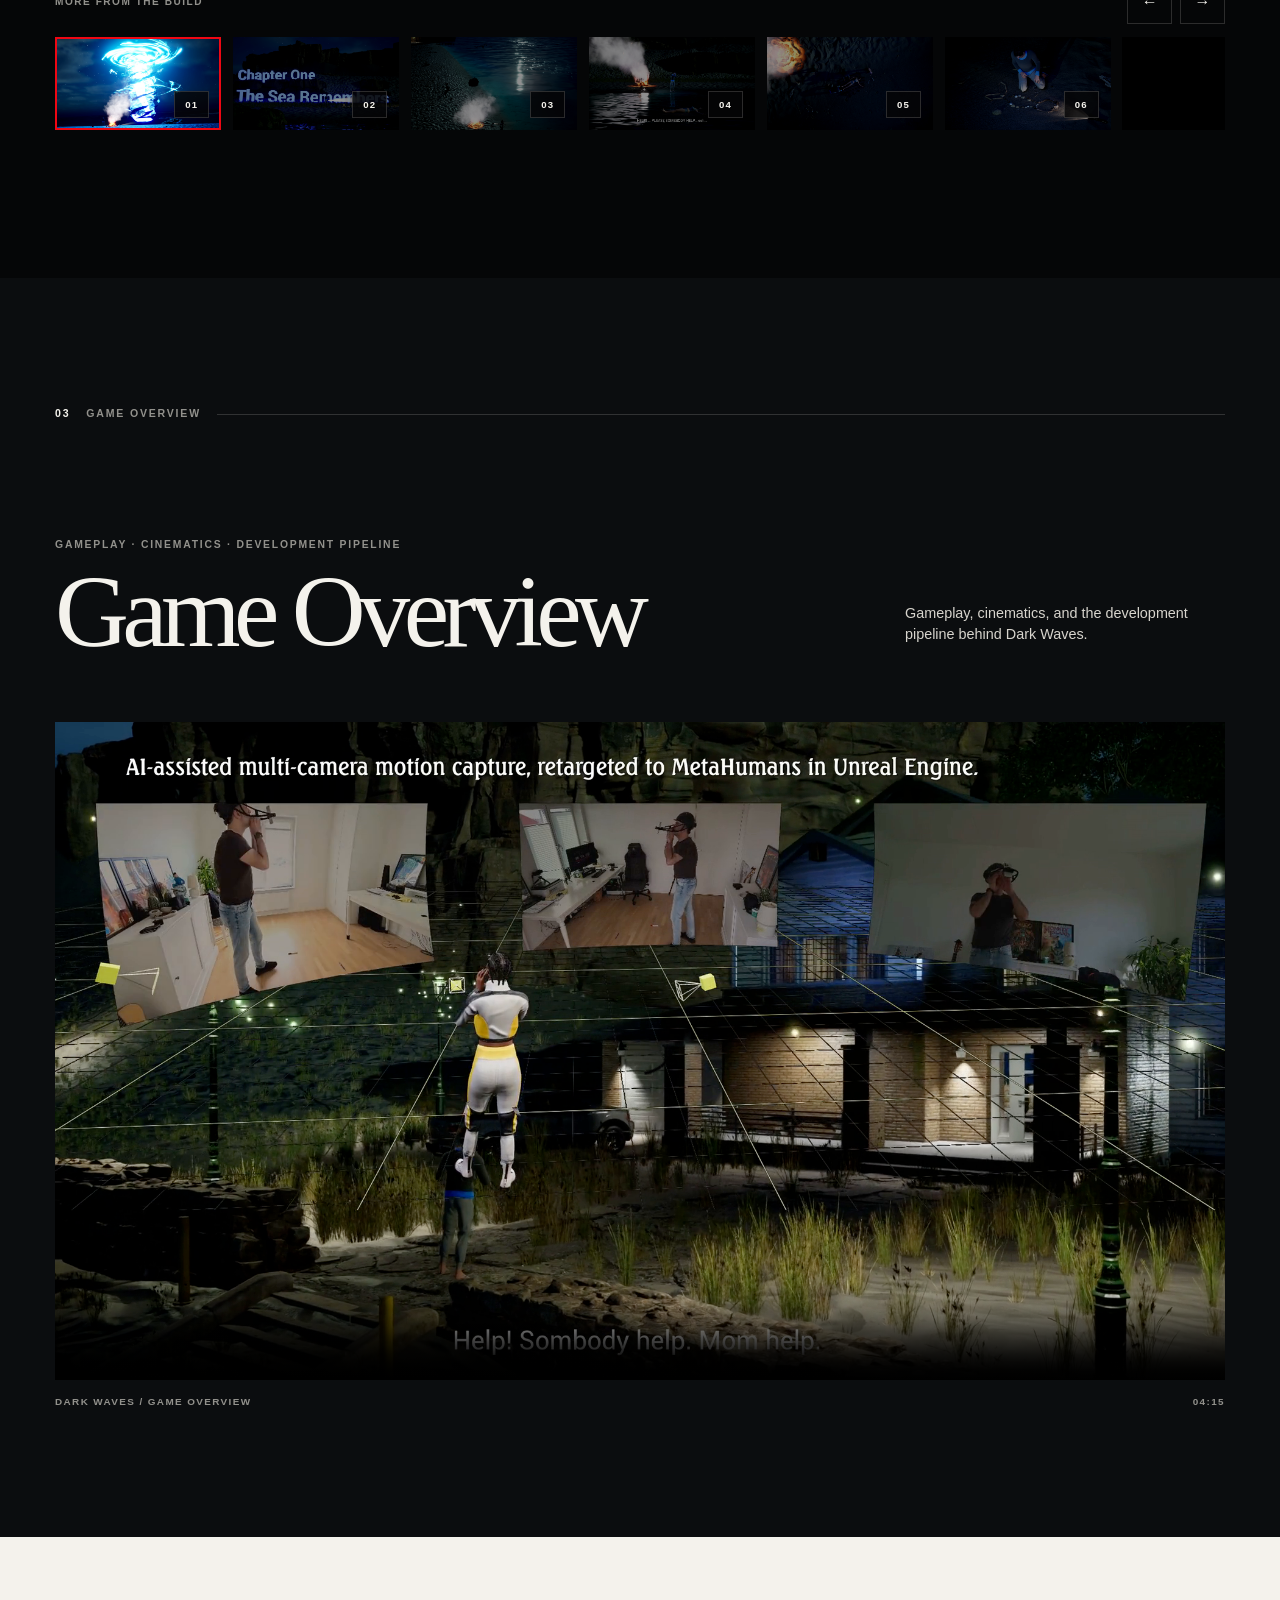
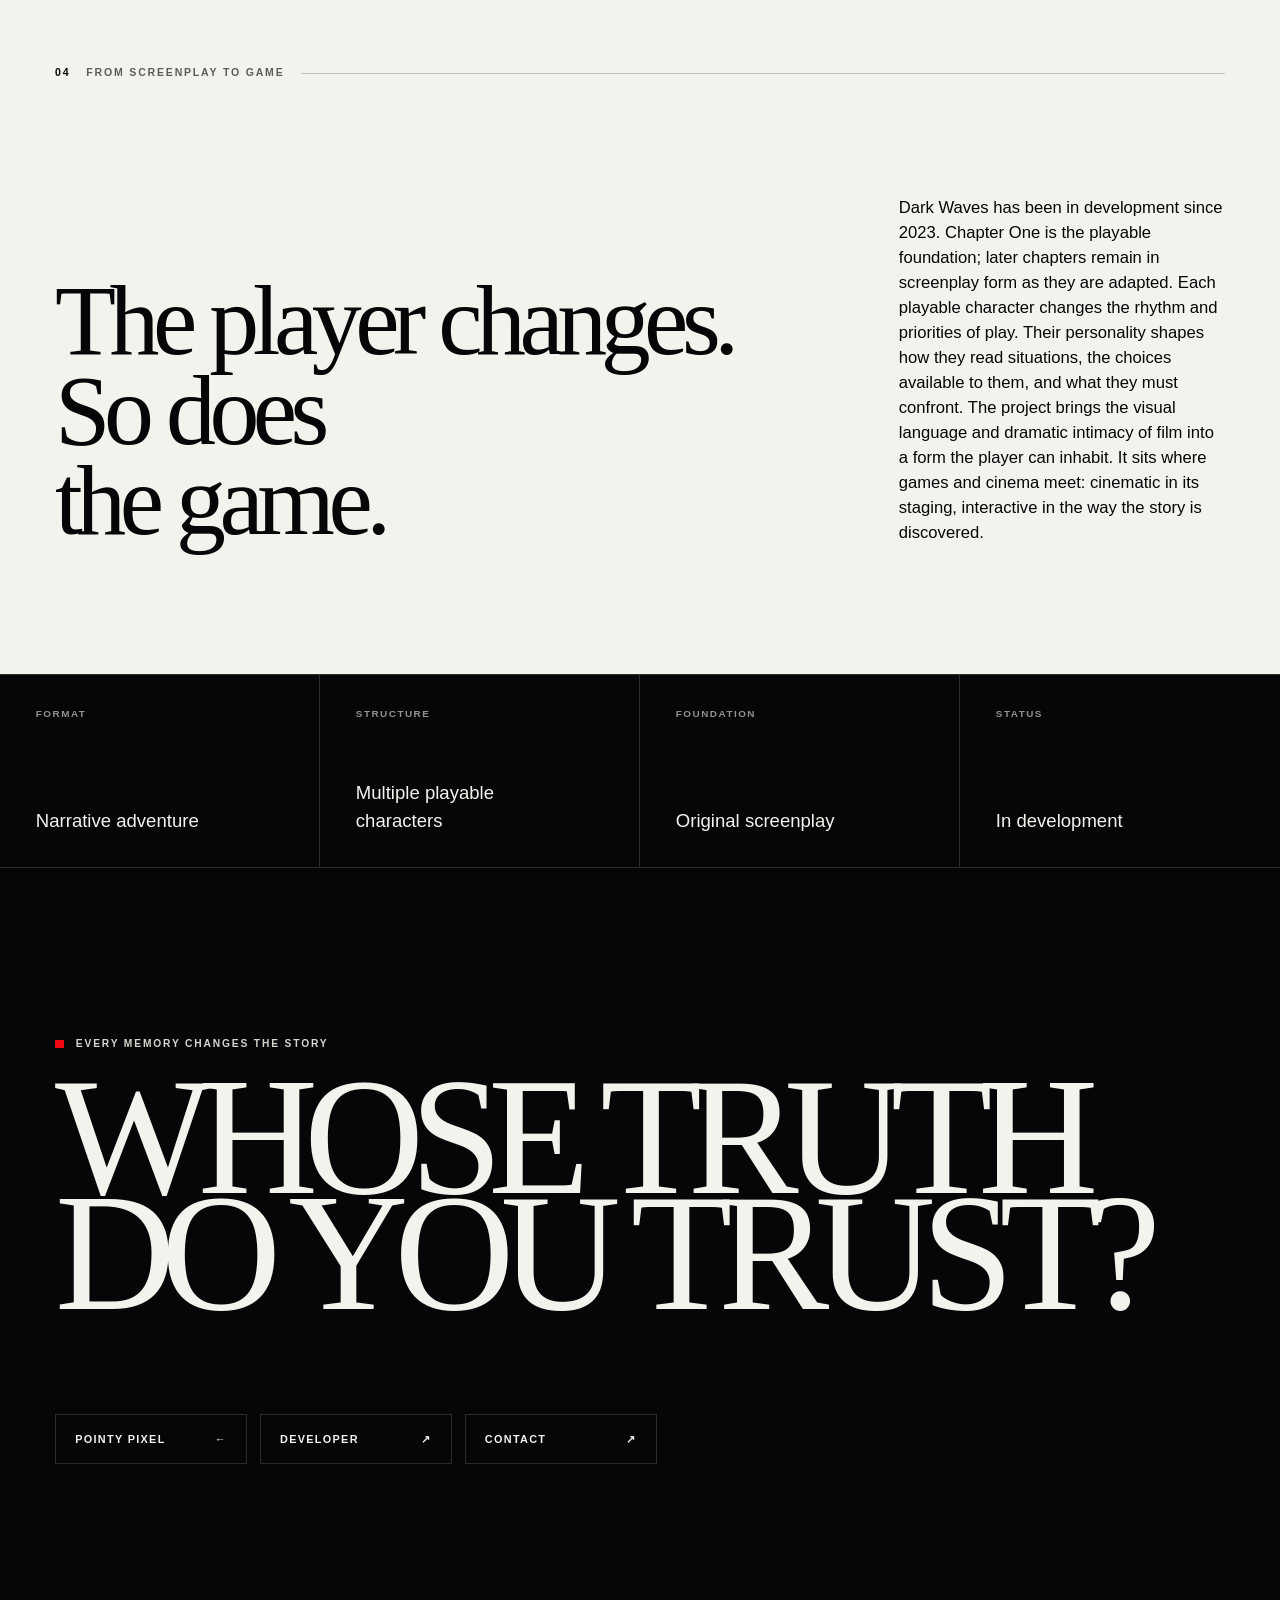
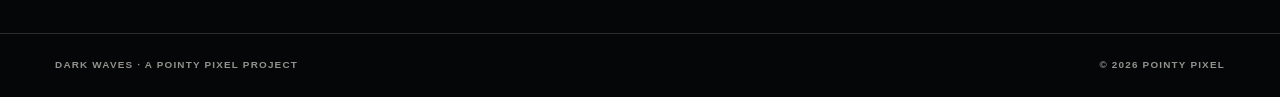
<file: dark-waves/index.html>
<!doctype html>
<html lang="en">
<head>
  <meta charset="utf-8">
  <meta name="viewport" content="width=device-width, initial-scale=1">
  <title>Dark Waves — A Story Told from Different Sides | Pointy Pixel</title>
  <meta name="description" content="A woman washes ashore without her memory. The family that takes her in knows more than it admits. Dark Waves is a psychological narrative adventure told through multiple playable characters whose personalities reshape how the story is played.">
  <meta name="theme-color" content="#050607">
  <meta property="og:title" content="Dark Waves — Pointy Pixel">
  <meta property="og:description" content="One disappearance. Different lives. No single truth. A psychological narrative adventure by Pointy Pixel.">
  <meta property="og:type" content="website">
  <meta property="og:url" content="https://pointypixel.com/dark-waves/">
  <meta property="og:image" content="https://pointypixel.com/assets/img/dark-waves-key-art.png">
  <link rel="icon" href="/assets/brand/pointypixel-identity-icon-black.png" type="image/png">
  <link rel="stylesheet" href="/assets/css/dark-waves.css?v=20260825-gallery-compact">
  <link rel="stylesheet" href="/assets/css/pointypixel-brand.css?v=20260826-icon-only">
</head>
<body>
  <a class="skip-link" href="#main">Skip to content</a>

  <header class="dw-header" data-header>
    <a class="pp-brand pp-brand--icon-only" href="/" aria-label="Return to Pointy Pixel">
      <span class="pp-brand__mark" aria-hidden="true"><img src="/assets/brand/pointypixel-identity-mark.png" alt=""></span>
    </a>

    <button class="menu-toggle" type="button" aria-expanded="false" aria-controls="dw-nav" aria-label="Open navigation menu" data-menu-toggle>
      <span>Menu</span><i aria-hidden="true"></i>
    </button>

    <nav class="dw-nav" id="dw-nav" aria-label="Dark Waves navigation" data-nav>
      <a href="#story">Story</a>
      <a href="#gallery">Gallery</a>
      <a href="#intro">Game Overview</a>
      <a href="#development">Development</a>
      <a href="/dark-waves/developer/">Developer <span aria-hidden="true">↗</span></a>
    </nav>
  </header>

  <main id="main">
    <section class="dw-hero" aria-labelledby="dw-title">
      <div class="hero-art" aria-hidden="true">
        <img src="/assets/img/dark-waves-key-art.png" alt="">
      </div>
      <div class="hero-veils" aria-hidden="true"></div>
      <div class="hero-grain" aria-hidden="true"></div>

      <div class="hero-copy">
        <p class="eyebrow reveal"><span></span> A psychological narrative adventure · In development</p>
        <h1 id="dw-title" aria-label="Dark Waves">
          <span class="title-line"><span>Dark</span></span>
          <span class="title-line title-line--offset"><span>Waves</span></span>
        </h1>
        <p class="hero-tagline reveal">One disappearance. Different lives. No single truth.</p>
      </div>

      <div class="hero-meta reveal" aria-label="Project summary">
        <span>Narrative adventure</span>
        <span>Where games and cinema meet</span>
        <span>In development</span>
      </div>

      <a class="scroll-cue" href="#story" aria-label="Discover Dark Waves">
        <span>Begin</span><i aria-hidden="true"></i>
      </a>
    </section>

    <section class="story section" id="story" aria-labelledby="story-title">
      <div class="section-index reveal"><span>01</span> A story in three acts</div>
      <div class="story-layout">
        <h2 class="section-title reveal" id="story-title">Different lives.<br>One story.<br>No single truth.</h2>
        <div class="story-copy reveal">
          <p>A young woman arrives from the sea with no memory. The isolated family that takes her in knows more about her than it admits.</p>
          <p>Dark Waves follows the same mystery through multiple playable characters, each revealing a different side of the story.</p>
          <p>Its narrative begins with an original screenplay by accomplished screenwriter and playwright Naghmeh Samini, then opens into an interactive form the player can inhabit, question, and influence.</p>
          <p>Who you control changes how you play. Each character approaches the world differently, while the challenges they face are shaped by their personality, fears, relationships, and understanding of the truth.</p>
          <p class="story-whisper">Different minds · Different methods · Different truths</p>
        </div>
      </div>
    </section>

    <section class="gallery section" id="gallery" aria-labelledby="gallery-title">
      <div class="section-index section-index--light reveal"><span>02</span> Gameplay gallery</div>

      <div class="gallery-heading reveal">
        <h2 class="section-title" id="gallery-title">Inside<br>the build.</h2>
        <div class="gallery-intro">
          <p>Images captured from actual real-time gameplay in a shipping build running on a gaming PC.</p>
          <dl class="capture-spec">
            <div><dt>Source</dt><dd>Actual gameplay</dd></div>
            <div><dt>Build</dt><dd>PC shipping build</dd></div>
          </dl>
        </div>
      </div>

      <div class="gallery-feature-shell reveal">
        <button class="gallery-feature" type="button" data-gallery-feature aria-label="View gameplay capture 1 full frame">
          <img src="/assets/img/dark-waves-gallery/dark-waves-gameplay-01.jpg" alt="A bright blue energy formation over a beach at night" loading="lazy" decoding="async" data-gallery-feature-image>
          <span class="gallery-shot-meta"><span data-gallery-feature-count>01 / 11</span><span>View full frame <i aria-hidden="true">↗</i></span></span>
        </button>
        <div class="gallery-feature-controls" aria-label="Featured image controls">
          <button type="button" data-gallery-feature-direction="previous" aria-label="Show previous gameplay image">←</button>
          <button type="button" data-gallery-feature-direction="next" aria-label="Show next gameplay image">→</button>
        </div>
      </div>

      <div class="gallery-rail-heading reveal">
        <p>More from the build</p>
        <div class="gallery-scroll-controls" aria-label="Gallery controls">
          <button type="button" data-gallery-scroll="previous" aria-label="Show previous gameplay image">←</button>
          <button type="button" data-gallery-scroll="next" aria-label="Show next gameplay image">→</button>
        </div>
      </div>

      <div class="gallery-rail reveal" data-gallery-rail tabindex="0" aria-label="Dark Waves gameplay captures">
        <button class="gallery-card is-active" type="button" data-gallery-item data-gallery-index="0" aria-label="Show gameplay capture 1 of 11" aria-current="true">
          <img src="/assets/img/dark-waves-gallery/dark-waves-gameplay-01.jpg" alt="" loading="lazy" decoding="async"><span>01</span>
        </button>
        <button class="gallery-card" type="button" data-gallery-item data-gallery-index="1" aria-label="Show gameplay capture 2 of 11">
          <img src="/assets/img/dark-waves-gallery/dark-waves-gameplay-02.jpg" alt="" loading="lazy" decoding="async"><span>02</span>
        </button>
        <button class="gallery-card" type="button" data-gallery-item data-gallery-index="2" aria-label="Show gameplay capture 3 of 11">
          <img src="/assets/img/dark-waves-gallery/dark-waves-gameplay-03.jpg" alt="" loading="lazy" decoding="async"><span>03</span>
        </button>
        <button class="gallery-card" type="button" data-gallery-item data-gallery-index="3" aria-label="Show gameplay capture 4 of 11">
          <img src="/assets/img/dark-waves-gallery/dark-waves-gameplay-04.jpg" alt="" loading="lazy" decoding="async"><span>04</span>
        </button>
        <button class="gallery-card" type="button" data-gallery-item data-gallery-index="4" aria-label="Show gameplay capture 5 of 11">
          <img src="/assets/img/dark-waves-gallery/dark-waves-gameplay-05.jpg" alt="" loading="lazy" decoding="async"><span>05</span>
        </button>
        <button class="gallery-card" type="button" data-gallery-item data-gallery-index="5" aria-label="Show gameplay capture 6 of 11">
          <img src="/assets/img/dark-waves-gallery/dark-waves-gameplay-06.jpg" alt="" loading="lazy" decoding="async"><span>06</span>
        </button>
        <button class="gallery-card" type="button" data-gallery-item data-gallery-index="6" aria-label="Show gameplay capture 7 of 11">
          <img src="/assets/img/dark-waves-gallery/dark-waves-gameplay-07.jpg" alt="" loading="lazy" decoding="async"><span>07</span>
        </button>
        <button class="gallery-card" type="button" data-gallery-item data-gallery-index="7" aria-label="Show gameplay capture 8 of 11">
          <img src="/assets/img/dark-waves-gallery/dark-waves-gameplay-08.jpg" alt="" loading="lazy" decoding="async"><span>08</span>
        </button>
        <button class="gallery-card" type="button" data-gallery-item data-gallery-index="8" aria-label="Show gameplay capture 9 of 11">
          <img src="/assets/img/dark-waves-gallery/dark-waves-gameplay-09.jpg" alt="" loading="lazy" decoding="async"><span>09</span>
        </button>
        <button class="gallery-card" type="button" data-gallery-item data-gallery-index="9" aria-label="Show gameplay capture 10 of 11">
          <img src="/assets/img/dark-waves-gallery/dark-waves-gameplay-10.jpg" alt="" loading="lazy" decoding="async"><span>10</span>
        </button>
        <button class="gallery-card" type="button" data-gallery-item data-gallery-index="10" aria-label="Show gameplay capture 11 of 11">
          <img src="/assets/img/dark-waves-gallery/dark-waves-gameplay-11.jpg" alt="" loading="lazy" decoding="async"><span>11</span>
        </button>
      </div>

      <dialog class="gallery-viewer" data-gallery-dialog aria-label="Dark Waves gameplay image viewer">
        <div class="gallery-viewer-bar">
          <span data-gallery-count>01 / 11</span>
          <form method="dialog"><button type="submit" aria-label="Close image viewer">Close <span aria-hidden="true">×</span></button></form>
        </div>
        <div class="gallery-viewer-stage">
          <button type="button" data-gallery-direction="previous" aria-label="View previous image">←</button>
          <img src="/assets/img/dark-waves-gallery/dark-waves-gameplay-01.jpg" alt="A bright blue energy formation over a beach at night" data-gallery-image>
          <button type="button" data-gallery-direction="next" aria-label="View next image">→</button>
        </div>
        <p>Actual gameplay · PC shipping build</p>
      </dialog>
    </section>

    <section class="intro section" id="intro" aria-labelledby="intro-title">
      <div class="section-index section-index--light reveal"><span>03</span> Game Overview</div>
      <div class="intro-heading reveal">
        <div>
          <p class="overline">Gameplay · Cinematics · Development pipeline</p>
          <h2 id="intro-title">Game Overview</h2>
        </div>
        <p>Gameplay, cinematics, and the development pipeline behind Dark Waves.</p>
      </div>

      <figure class="film-frame reveal" data-film>
        <video controls playsinline preload="metadata" poster="/assets/img/dark-waves-game-overview-poster-0214.png" aria-label="Dark Waves game overview video" data-game-overview data-hls-source="/assets/video/dark-waves-game-overview/index.m3u8?v=20260824-2">
          Your browser does not support embedded video.
        </video>
        <figcaption>
          <span>Dark Waves / Game Overview</span>
          <span>04:15</span>
        </figcaption>
      </figure>
    </section>

    <section class="development section" id="development" aria-labelledby="development-title">
      <div class="section-index reveal"><span>04</span> From screenplay to game</div>
      <div class="development-heading">
        <h2 class="section-title reveal" id="development-title">The player changes.<br>So does<br>the game.</h2>
        <p class="reveal">Dark Waves has been in development since 2023. Chapter One is the playable foundation; later chapters remain in screenplay form as they are adapted. Each playable character changes the rhythm and priorities of play. Their personality shapes how they read situations, the choices available to them, and what they must confront. The project brings the visual language and dramatic intimacy of film into a form the player can inhabit. It sits where games and cinema meet: cinematic in its staging, interactive in the way the story is discovered.</p>
      </div>
    </section>

    <section class="facts" aria-label="Dark Waves project facts">
      <div class="fact reveal"><span>Format</span><strong>Narrative adventure</strong></div>
      <div class="fact reveal"><span>Structure</span><strong>Multiple playable characters</strong></div>
      <div class="fact reveal"><span>Foundation</span><strong>Original screenplay</strong></div>
      <div class="fact reveal"><span>Status</span><strong>In development</strong></div>
    </section>

    <section class="closing" aria-labelledby="closing-title">
      <p class="eyebrow reveal"><span></span> Every memory changes the story</p>
      <h2 class="reveal" id="closing-title">Whose truth<br>do you trust?</h2>
      <div class="closing-links reveal">
        <a href="/">Pointy Pixel <span aria-hidden="true">←</span></a>
        <a href="/dark-waves/developer/">Developer <span aria-hidden="true">↗</span></a>
        <a href="mailto:a.samini@pointypixel.com">Contact <span aria-hidden="true">↗</span></a>
      </div>
    </section>
  </main>

  <footer class="dw-footer">
    <p>Dark Waves · A Pointy Pixel project</p>
    <p>© 2026 Pointy Pixel</p>
  </footer>

  <script src="/assets/vendor/hls/hls.min.js?v=1.6.16"></script>
  <script src="/assets/js/dark-waves-video.js?v=20260824"></script>
  <script src="/assets/js/dark-waves.js?v=20260825-gallery-compact"></script>
</body>
</html>
</file>
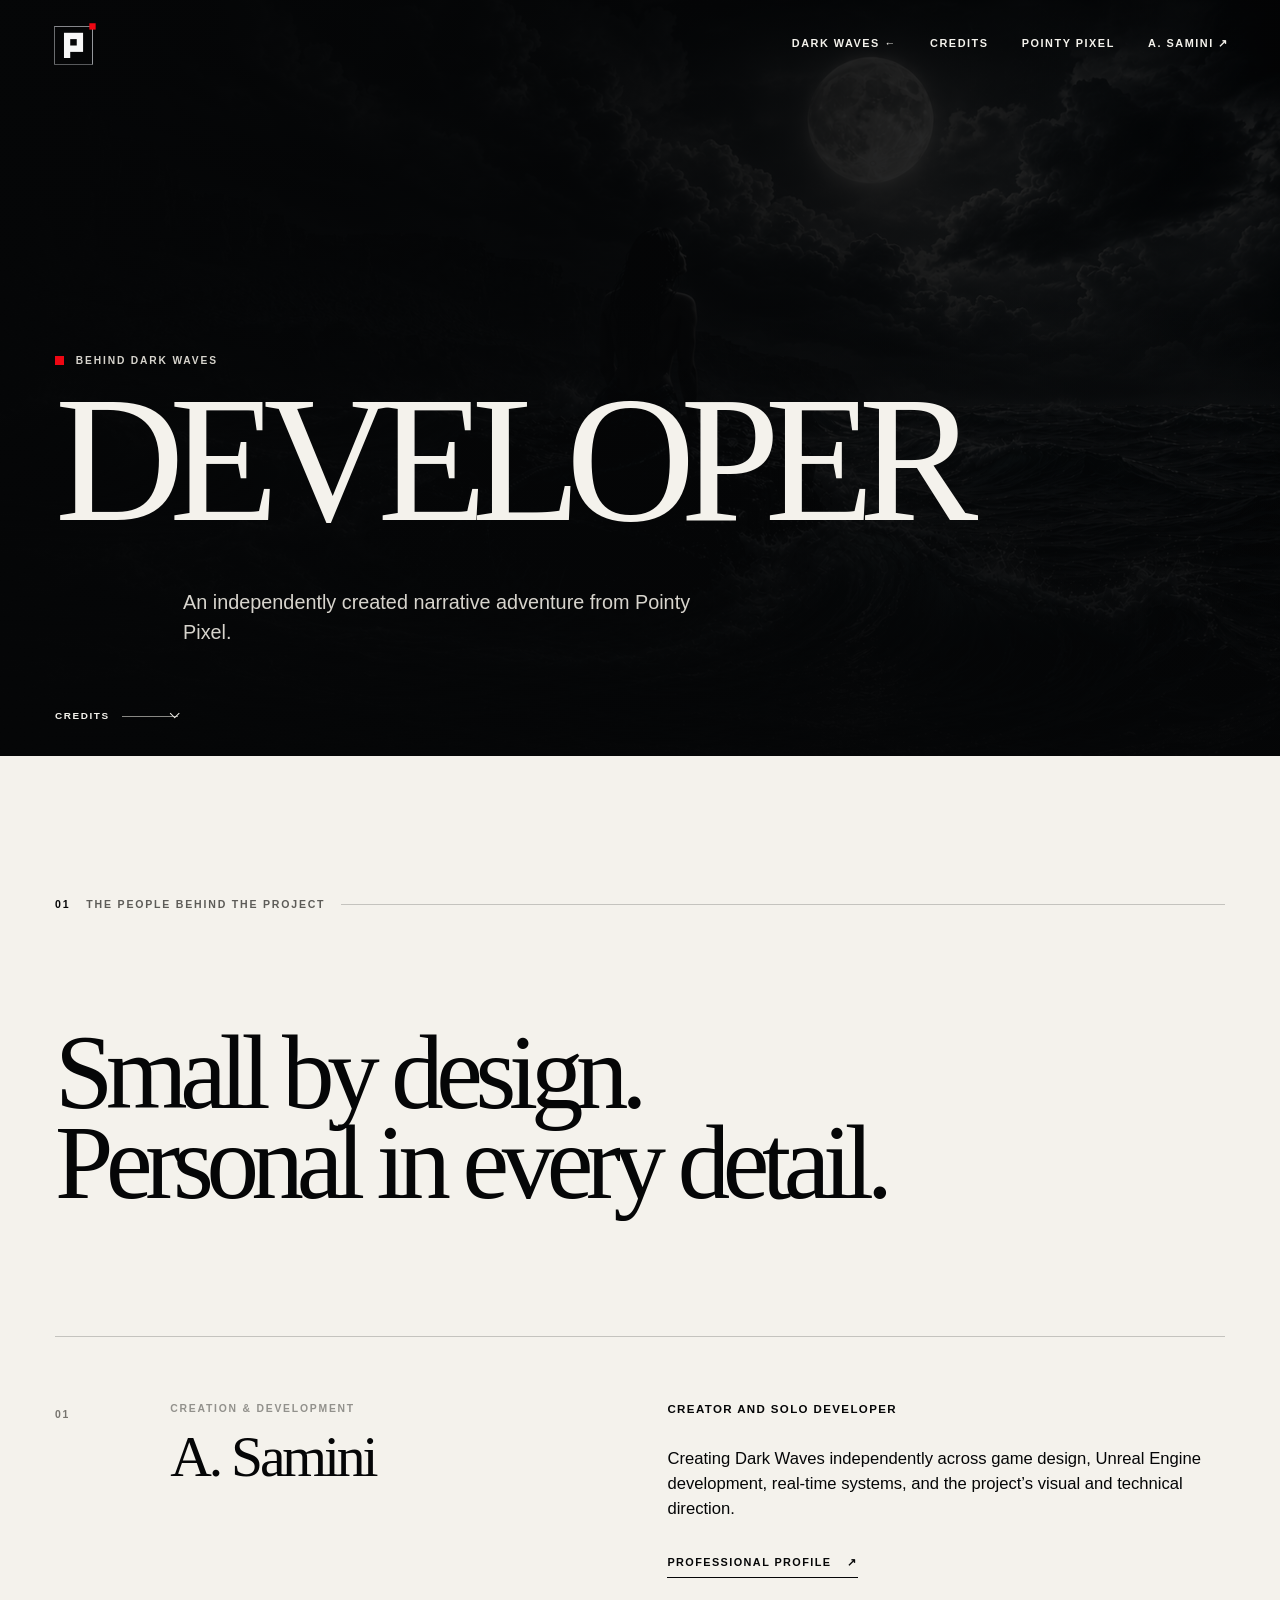
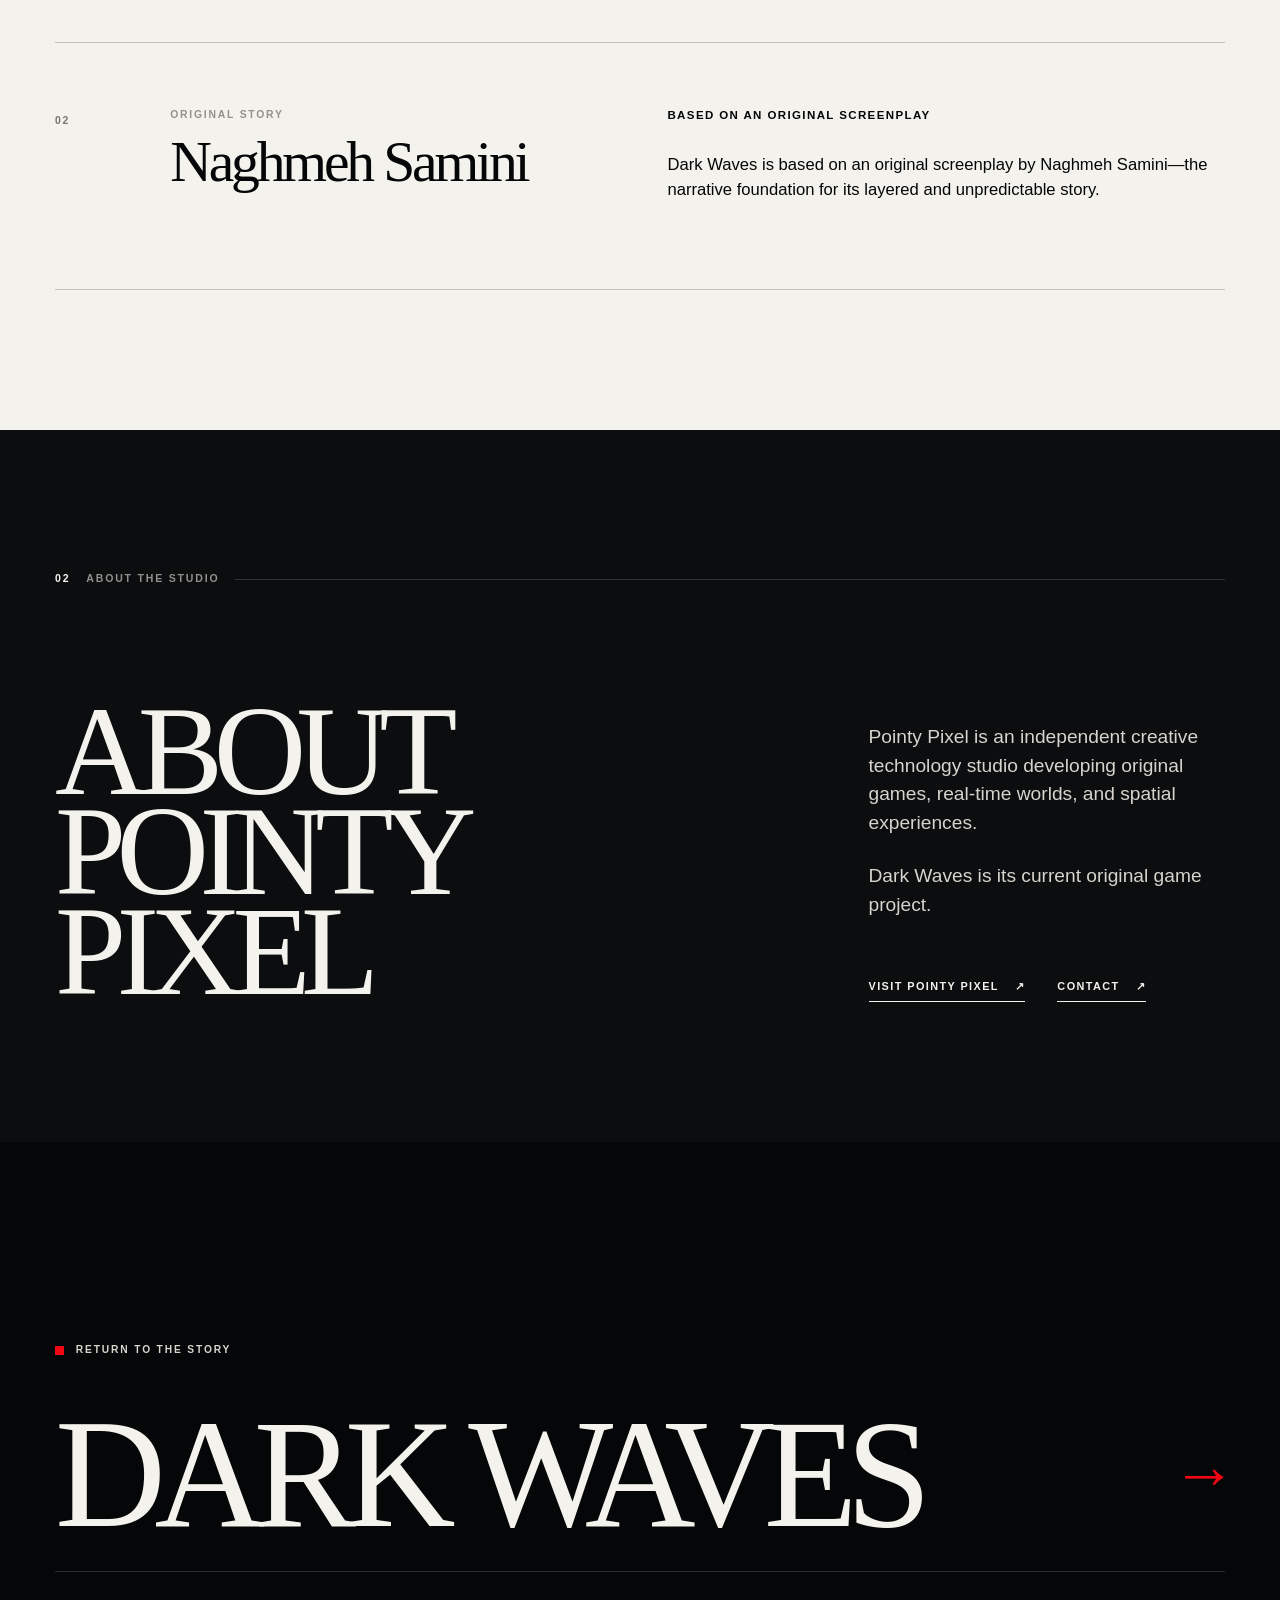
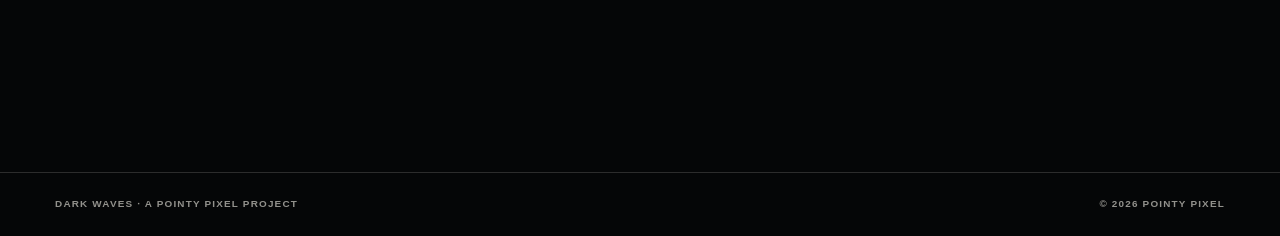
<file: dark-waves/developer/index.html>
<!doctype html>
<html lang="en">
<head>
  <meta charset="utf-8">
  <meta name="viewport" content="width=device-width, initial-scale=1">
  <title>Developer — Dark Waves | Pointy Pixel</title>
  <meta name="description" content="The independent developer and original screenplay behind Dark Waves, a narrative adventure by Pointy Pixel.">
  <meta name="theme-color" content="#050607">
  <meta property="og:title" content="Developer — Dark Waves">
  <meta property="og:description" content="Meet the creator and the original screenplay behind Dark Waves.">
  <meta property="og:type" content="website">
  <meta property="og:url" content="https://pointypixel.com/dark-waves/developer/">
  <meta property="og:image" content="https://pointypixel.com/assets/img/dark-waves-key-art.png">
  <link rel="icon" href="/assets/brand/pointypixel-identity-icon-black.png" type="image/png">
  <link rel="stylesheet" href="/assets/css/dark-waves.css?v=20260821-mobile-2">
  <link rel="stylesheet" href="/assets/css/dark-waves-developer.css?v=20260824">
  <link rel="stylesheet" href="/assets/css/pointypixel-brand.css?v=20260826-icon-only">
</head>
<body class="developer-page">
  <a class="skip-link" href="#main">Skip to content</a>

  <header class="dw-header" data-header>
    <a class="pp-brand pp-brand--icon-only" href="/" aria-label="Return to Pointy Pixel">
      <span class="pp-brand__mark" aria-hidden="true"><img src="/assets/brand/pointypixel-identity-mark.png" alt=""></span>
    </a>

    <button class="menu-toggle" type="button" aria-expanded="false" aria-controls="dw-nav" aria-label="Open navigation menu" data-menu-toggle>
      <span>Menu</span><i aria-hidden="true"></i>
    </button>

    <nav class="dw-nav" id="dw-nav" aria-label="Developer page navigation" data-nav>
      <a href="/dark-waves/">Dark Waves <span aria-hidden="true">←</span></a>
      <a href="#credits">Credits</a>
      <a href="#pointy-pixel">Pointy Pixel</a>
      <a href="/cv/">A. Samini <span aria-hidden="true">↗</span></a>
    </nav>
  </header>

  <main id="main">
    <section class="developer-hero" aria-labelledby="developer-title">
      <div class="developer-hero-art" aria-hidden="true">
        <img src="/assets/img/dark-waves-key-art.png" alt="">
      </div>
      <div class="developer-hero-veil" aria-hidden="true"></div>

      <div class="developer-hero-copy">
        <p class="eyebrow reveal"><span></span> Behind Dark Waves</p>
        <h1 class="reveal" id="developer-title">Developer</h1>
        <p class="developer-intro reveal">An independently created narrative adventure from Pointy Pixel.</p>
      </div>

      <a class="scroll-cue" href="#credits" aria-label="Read the Dark Waves credits">
        <span>Credits</span><i aria-hidden="true"></i>
      </a>
    </section>

    <section class="developer-credits" id="credits" aria-labelledby="credits-title">
      <div class="section-index reveal"><span>01</span> The people behind the project</div>
      <h2 class="credits-heading reveal" id="credits-title">Small by design.<br>Personal in every detail.</h2>

      <div class="credit-list">
        <article class="credit reveal">
          <p class="credit-number">01</p>
          <div class="credit-name">
            <p class="overline">Creation &amp; development</p>
            <h3>A. Samini</h3>
          </div>
          <div class="credit-detail">
            <p class="credit-role">Creator and Solo Developer</p>
            <p>Creating Dark Waves independently across game design, Unreal Engine development, real-time systems, and the project’s visual and technical direction.</p>
            <a class="text-link" href="/cv/">Professional profile <span aria-hidden="true">↗</span></a>
          </div>
        </article>

        <article class="credit reveal">
          <p class="credit-number">02</p>
          <div class="credit-name">
            <p class="overline">Original story</p>
            <h3>Naghmeh Samini</h3>
          </div>
          <div class="credit-detail">
            <p class="credit-role">Based on an Original Screenplay</p>
            <p>Dark Waves is based on an original screenplay by Naghmeh Samini—the narrative foundation for its layered and unpredictable story.</p>
          </div>
        </article>
      </div>
    </section>

    <section class="about-studio" id="pointy-pixel" aria-labelledby="studio-title">
      <div class="section-index section-index--light reveal"><span>02</span> About the studio</div>
      <div class="about-studio-layout">
        <h2 class="reveal" id="studio-title" aria-label="About Pointy Pixel">About<br>Pointy Pixel</h2>
        <div class="about-studio-copy reveal">
          <p>Pointy Pixel is an independent creative technology studio developing original games, real-time worlds, and spatial experiences.</p>
          <p>Dark Waves is its current original game project.</p>
          <div class="studio-actions">
            <a class="text-link text-link--light" href="/">Visit Pointy Pixel <span aria-hidden="true">↗</span></a>
            <a class="text-link text-link--light" href="mailto:a.samini@pointypixel.com">Contact <span aria-hidden="true">↗</span></a>
          </div>
        </div>
      </div>
    </section>

    <section class="developer-return" aria-label="Return to Dark Waves">
      <p class="eyebrow reveal"><span></span> Return to the story</p>
      <a class="return-link reveal" href="/dark-waves/">
        <span>Dark Waves</span>
        <span aria-hidden="true">→</span>
      </a>
    </section>
  </main>

  <footer class="dw-footer">
    <p>Dark Waves · A Pointy Pixel project</p>
    <p>© 2026 Pointy Pixel</p>
  </footer>

  <script src="/assets/js/dark-waves.js?v=20260821-mobile"></script>
</body>
</html>
</file>
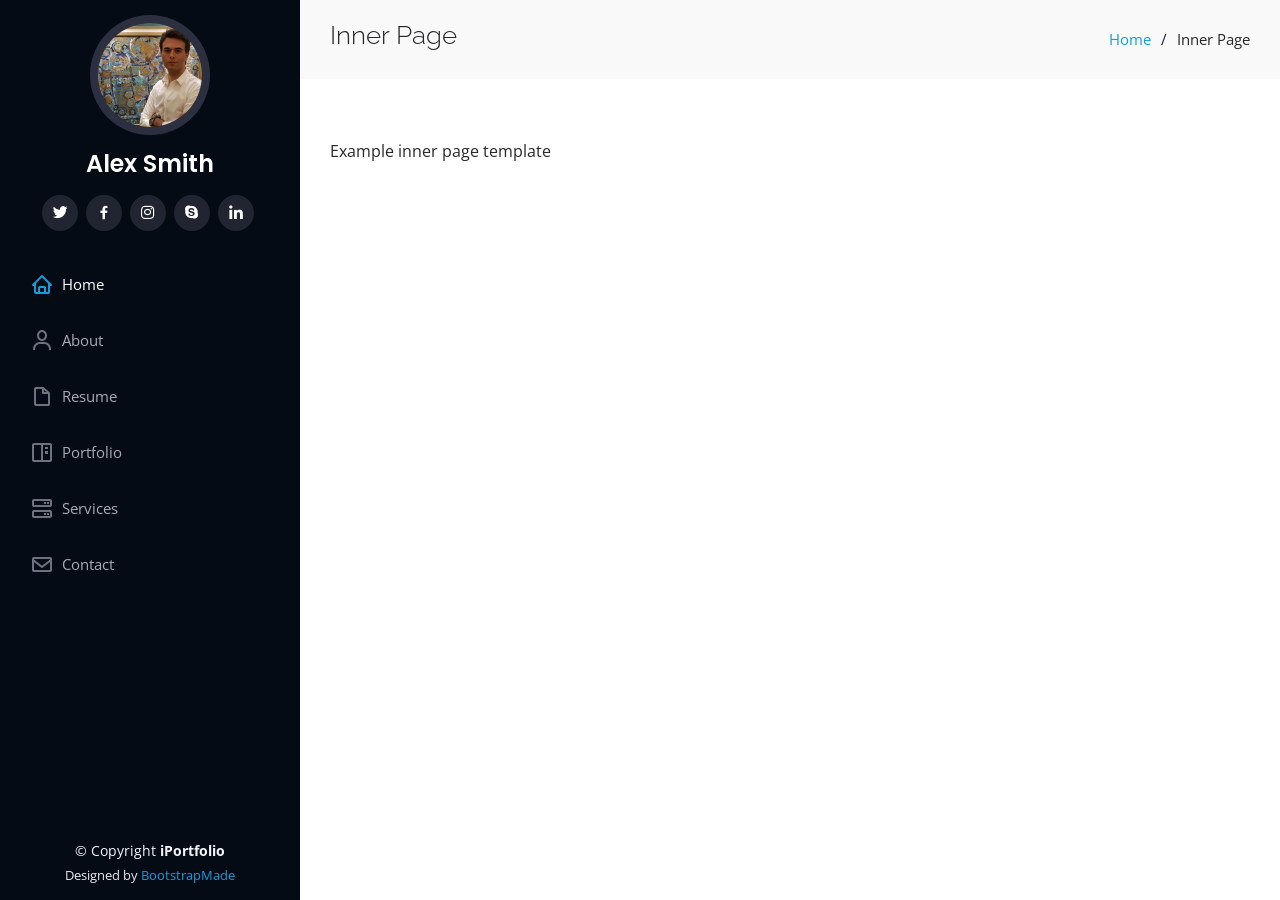
<file: inner-page.html>
<!DOCTYPE html>
<html lang="en">

<head>
  <meta charset="utf-8">
  <meta content="width=device-width, initial-scale=1.0" name="viewport">

  <title>Inner Page - iPortfolio Bootstrap Template</title>
  <meta content="" name="description">
  <meta content="" name="keywords">

  <!-- Favicons -->
  <link href="assets/img/favicon.png" rel="icon">
  <link href="assets/img/apple-touch-icon.png" rel="apple-touch-icon">

  <!-- Google Fonts -->
  <link href="https://fonts.googleapis.com/css?family=Open+Sans:300,300i,400,400i,600,600i,700,700i|Raleway:300,300i,400,400i,500,500i,600,600i,700,700i|Poppins:300,300i,400,400i,500,500i,600,600i,700,700i" rel="stylesheet">

  <!-- Vendor CSS Files -->
  <link href="assets/vendor/aos/aos.css" rel="stylesheet">
  <link href="assets/vendor/bootstrap/css/bootstrap.min.css" rel="stylesheet">
  <link href="assets/vendor/bootstrap-icons/bootstrap-icons.css" rel="stylesheet">
  <link href="assets/vendor/boxicons/css/boxicons.min.css" rel="stylesheet">
  <link href="assets/vendor/glightbox/css/glightbox.min.css" rel="stylesheet">
  <link href="assets/vendor/swiper/swiper-bundle.min.css" rel="stylesheet">

  <!-- Template Main CSS File -->
  <link href="assets/css/style.css" rel="stylesheet">

  <!-- =======================================================
  * Template Name: iPortfolio
  * Updated: Jan 09 2024 with Bootstrap v5.3.2
  * Template URL: https://bootstrapmade.com/iportfolio-bootstrap-portfolio-websites-template/
  * Author: BootstrapMade.com
  * License: https://bootstrapmade.com/license/
  ======================================================== -->
</head>

<body>

  <!-- ======= Mobile nav toggle button ======= -->
  <i class="bi bi-list mobile-nav-toggle d-xl-none"></i>

  <!-- ======= Header ======= -->
  <header id="header">
    <div class="d-flex flex-column">

      <div class="profile">
        <img src="assets/img/profile-img.jpg" alt="" class="img-fluid rounded-circle">
        <h1 class="text-light"><a href="index.html">Alex Smith</a></h1>
        <div class="social-links mt-3 text-center">
          <a href="#" class="twitter"><i class="bx bxl-twitter"></i></a>
          <a href="#" class="facebook"><i class="bx bxl-facebook"></i></a>
          <a href="#" class="instagram"><i class="bx bxl-instagram"></i></a>
          <a href="#" class="google-plus"><i class="bx bxl-skype"></i></a>
          <a href="#" class="linkedin"><i class="bx bxl-linkedin"></i></a>
        </div>
      </div>

      <nav id="navbar" class="nav-menu navbar">
        <ul>
          <li><a href="#hero" class="nav-link scrollto active"><i class="bx bx-home"></i> <span>Home</span></a></li>
          <li><a href="#about" class="nav-link scrollto"><i class="bx bx-user"></i> <span>About</span></a></li>
          <li><a href="#resume" class="nav-link scrollto"><i class="bx bx-file-blank"></i> <span>Resume</span></a></li>
          <li><a href="#portfolio" class="nav-link scrollto"><i class="bx bx-book-content"></i> <span>Portfolio</span></a></li>
          <li><a href="#services" class="nav-link scrollto"><i class="bx bx-server"></i> <span>Services</span></a></li>
          <li><a href="#contact" class="nav-link scrollto"><i class="bx bx-envelope"></i> <span>Contact</span></a></li>
        </ul>
      </nav><!-- .nav-menu -->
    </div>
  </header><!-- End Header -->

  <main id="main">

    <!-- ======= Breadcrumbs ======= -->
    <section class="breadcrumbs">
      <div class="container">

        <div class="d-flex justify-content-between align-items-center">
          <h2>Inner Page</h2>
          <ol>
            <li><a href="index.html">Home</a></li>
            <li>Inner Page</li>
          </ol>
        </div>

      </div>
    </section><!-- End Breadcrumbs -->

    <section class="inner-page">
      <div class="container">
        <p>
          Example inner page template
        </p>
      </div>
    </section>

  </main><!-- End #main -->

  <!-- ======= Footer ======= -->
  <footer id="footer">
    <div class="container">
      <div class="copyright">
        &copy; Copyright <strong><span>iPortfolio</span></strong>
      </div>
      <div class="credits">
        <!-- All the links in the footer should remain intact. -->
        <!-- You can delete the links only if you purchased the pro version. -->
        <!-- Licensing information: https://bootstrapmade.com/license/ -->
        <!-- Purchase the pro version with working PHP/AJAX contact form: https://bootstrapmade.com/iportfolio-bootstrap-portfolio-websites-template/ -->
        Designed by <a href="https://bootstrapmade.com/">BootstrapMade</a>
      </div>
    </div>
  </footer><!-- End  Footer -->

  <a href="#" class="back-to-top d-flex align-items-center justify-content-center"><i class="bi bi-arrow-up-short"></i></a>

  <!-- Vendor JS Files -->
  <script src="assets/vendor/purecounter/purecounter_vanilla.js"></script>
  <script src="assets/vendor/aos/aos.js"></script>
  <script src="assets/vendor/bootstrap/js/bootstrap.bundle.min.js"></script>
  <script src="assets/vendor/glightbox/js/glightbox.min.js"></script>
  <script src="assets/vendor/isotope-layout/isotope.pkgd.min.js"></script>
  <script src="assets/vendor/swiper/swiper-bundle.min.js"></script>
  <script src="assets/vendor/typed.js/typed.umd.js"></script>
  <script src="assets/vendor/waypoints/noframework.waypoints.js"></script>
  <script src="assets/vendor/php-email-form/validate.js"></script>

  <!-- Template Main JS File -->
  <script src="assets/js/main.js"></script>

</body>

</html>
</file>
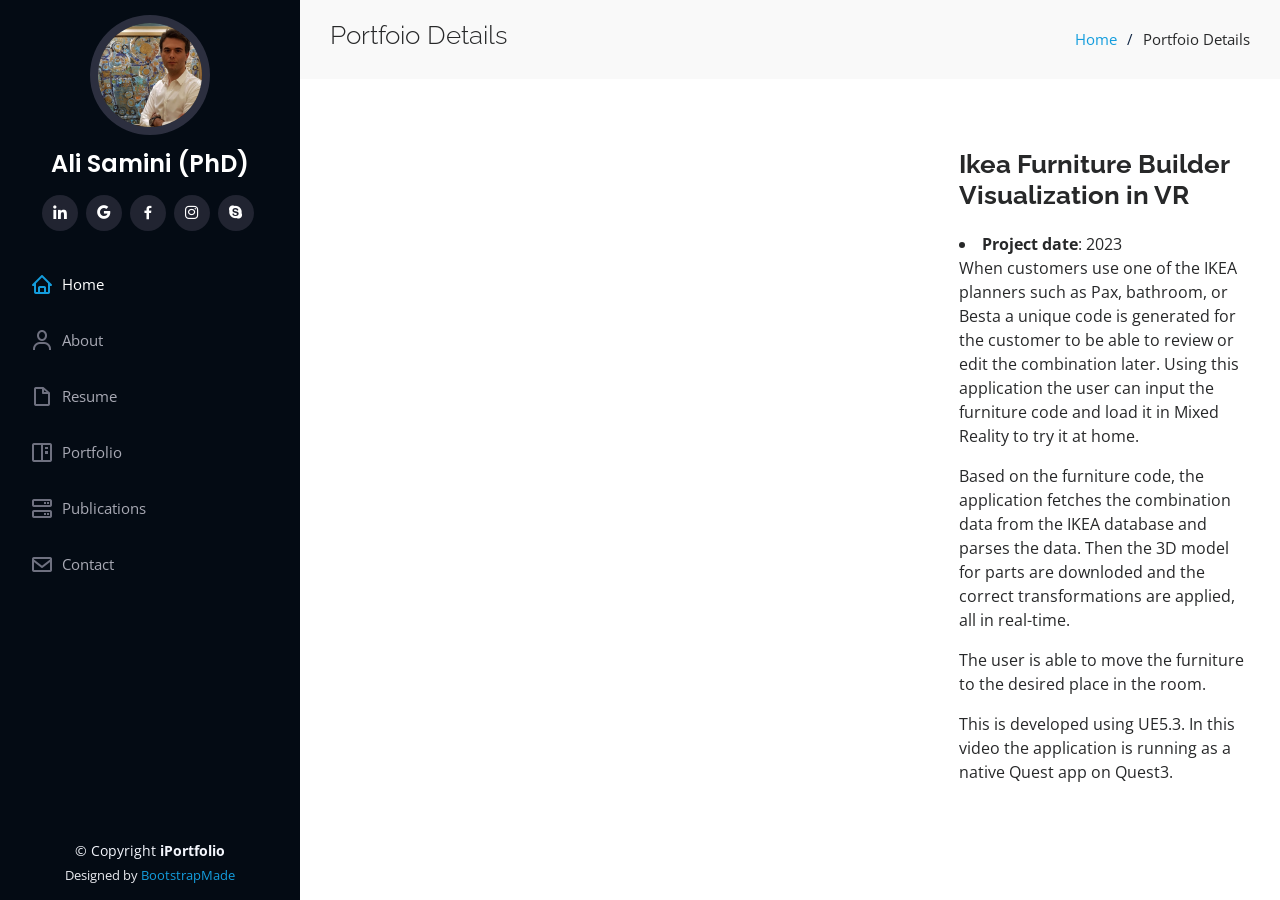
<file: portfolio-details.html>
<!DOCTYPE html>
<html lang="en">

<head>
  <meta charset="utf-8">
  <meta content="width=device-width, initial-scale=1.0" name="viewport">

  <title>Portfolio Details - iPortfolio Bootstrap Template</title>
  <meta content="" name="description">
  <meta content="" name="keywords">

  <!-- Favicons -->
  <link href="assets/img/favicon.png" rel="icon">
  <link href="assets/img/apple-touch-icon.png" rel="apple-touch-icon">

  <!-- Google Fonts -->
  <link href="https://fonts.googleapis.com/css?family=Open+Sans:300,300i,400,400i,600,600i,700,700i|Raleway:300,300i,400,400i,500,500i,600,600i,700,700i|Poppins:300,300i,400,400i,500,500i,600,600i,700,700i" rel="stylesheet">

  <!-- Vendor CSS Files -->
  <link href="assets/vendor/aos/aos.css" rel="stylesheet">
  <link href="assets/vendor/bootstrap/css/bootstrap.min.css" rel="stylesheet">
  <link href="assets/vendor/bootstrap-icons/bootstrap-icons.css" rel="stylesheet">
  <link href="assets/vendor/boxicons/css/boxicons.min.css" rel="stylesheet">
  <link href="assets/vendor/glightbox/css/glightbox.min.css" rel="stylesheet">
  <link href="assets/vendor/swiper/swiper-bundle.min.css" rel="stylesheet">

  <!-- Template Main CSS File -->
  <link href="assets/css/style.css" rel="stylesheet">

  <!-- =======================================================
  * Template Name: iPortfolio
  * Updated: Jan 09 2024 with Bootstrap v5.3.2
  * Template URL: https://bootstrapmade.com/iportfolio-bootstrap-portfolio-websites-template/
  * Author: BootstrapMade.com
  * License: https://bootstrapmade.com/license/
  ======================================================== -->
</head>

<body>

  <!-- ======= Mobile nav toggle button ======= -->
  <i class="bi bi-list mobile-nav-toggle d-xl-none"></i>

    <!-- ======= Header ======= -->
  <header id="header">
    <div class="d-flex flex-column">

      <div class="profile">
        <img src="assets/img/profile-img.jpg" alt="" class="img-fluid rounded-circle">
        <h1 class="text-light"><a href="index.html">Ali Samini (PhD)</a></h1>
        <div class="social-links mt-3 text-center">
          <a href="https://www.linkedin.com/in/ali-samini-179515151/" class="linkedin"><i class="bx bxl-linkedin"></i></a>
          <a href="https://scholar.google.com/citations?user=c8K1OJEAAAAJ&hl=en" class="google-Scholar"><i class="bx bxl-google"></i></a>
          <a href="https://www.facebook.com/ali.samini.9" class="facebook"><i class="bx bxl-facebook"></i></a>
          <a href="https://www.instagram.com/a_samini?utm_source=qr&igsh=MWoxcTF0em9tbnloNA==" class="instagram"><i class="bx bxl-instagram"></i></a>
          <a href="https://join.skype.com/invite/D6ILXjFHP0dI" class="google-plus"><i class="bx bxl-skype"></i></a>
        </div>
      </div>

      <nav id="navbar" class="nav-menu navbar">
        <ul>
          <li><a href="index.html#hero" class="nav-link scrollto active"><i class="bx bx-home"></i> <span>Home</span></a></li>
          <li><a href="index.html#about" class="nav-link scrollto"><i class="bx bx-user"></i> <span>About</span></a></li>
          <li><a href="index.html#resume" class="nav-link scrollto"><i class="bx bx-file-blank"></i> <span>Resume</span></a></li>
          <li><a href="index.html#portfolio" class="nav-link scrollto"><i class="bx bx-book-content"></i> <span>Portfolio</span></a></li>
          <li><a href="index.html#services" class="nav-link scrollto"><i class="bx bx-server"></i> <span>Publications</span></a></li>
          <li><a href="index.html#contact" class="nav-link scrollto"><i class="bx bx-envelope"></i> <span>Contact</span></a></li>
        </ul>
      </nav><!-- .nav-menu -->
    </div>
  </header><!-- End Header -->

  <main id="main">

    <!-- ======= Breadcrumbs ======= -->
    <section id="breadcrumbs" class="breadcrumbs">
      <div class="container">

        <div class="d-flex justify-content-between align-items-center">
          <h2>Portfoio Details</h2>
          <ol>
            <li><a href="index.html">Home</a></li>
            <li>Portfoio Details</li>
          </ol>
        </div>

      </div>
    </section><!-- End Breadcrumbs -->

    <!-- ======= Portfolio Details Section ======= -->
    <section id="portfolio-details" class="portfolio-details">
      <div class="container">

        <div class="row gy-4">

          <div class="col-lg-8">
            <div class="portfolio-details-slider swiper">
              <div class="swiper-wrapper align-items-center">
                <iframe width="800" height="450" src="https://www.youtube.com/embed/8e9-3AMqZnw?si=XZE40h6nXhVxFqh4" title="YouTube video player" frameborder="0" allow="accelerometer; autoplay; clipboard-write; encrypted-media; gyroscope; picture-in-picture; web-share" allowfullscreen></iframe>
              </div>
              <div class="swiper-pagination"></div>
            </div>
          </div>

          <div class="col-lg-4">

            <div class="portfolio-description">
              <h2>Ikea Furniture Builder Visualization in VR</h2>
                <li><strong>Project date</strong>: 2023 </li>
              <p>When customers use one of the IKEA planners such as Pax, bathroom, or Besta a unique code is generated for the customer to be able to review or edit the combination later. Using this application the user can input the furniture code and load it in Mixed Reality to try it at home.</p>
              <p>Based on the furniture code, the application fetches the combination data from the IKEA database and parses the data. Then the 3D model for parts are downloded and the correct transformations are applied, all in real-time.</p>
              <p>The user is able to move the furniture to the desired place in the room.</p>
              <p>This is developed using UE5.3. In this video the application is running as a native Quest app on Quest3.</p>
            </div>
          </div>

        </div>

      </div>
    </section><!-- End Portfolio Details Section -->

  </main><!-- End #main -->

  <!-- ======= Footer ======= -->
  <footer id="footer">
    <div class="container">
      <div class="copyright">
        &copy; Copyright <strong><span>iPortfolio</span></strong>
      </div>
      <div class="credits">
        <!-- All the links in the footer should remain intact. -->
        <!-- You can delete the links only if you purchased the pro version. -->
        <!-- Licensing information: https://bootstrapmade.com/license/ -->
        <!-- Purchase the pro version with working PHP/AJAX contact form: https://bootstrapmade.com/iportfolio-bootstrap-portfolio-websites-template/ -->
        Designed by <a href="https://bootstrapmade.com/">BootstrapMade</a>
      </div>
    </div>
  </footer><!-- End  Footer -->

  <a href="#" class="back-to-top d-flex align-items-center justify-content-center"><i class="bi bi-arrow-up-short"></i></a>

  <!-- Vendor JS Files -->
  <script src="assets/vendor/purecounter/purecounter_vanilla.js"></script>
  <script src="assets/vendor/aos/aos.js"></script>
  <script src="assets/vendor/bootstrap/js/bootstrap.bundle.min.js"></script>
  <script src="assets/vendor/glightbox/js/glightbox.min.js"></script>
  <script src="assets/vendor/isotope-layout/isotope.pkgd.min.js"></script>
  <script src="assets/vendor/swiper/swiper-bundle.min.js"></script>
  <script src="assets/vendor/typed.js/typed.umd.js"></script>
  <script src="assets/vendor/waypoints/noframework.waypoints.js"></script>
  <script src="assets/vendor/php-email-form/validate.js"></script>

  <!-- Template Main JS File -->
  <script src="assets/js/main.js"></script>

</body>

</html>
</file>
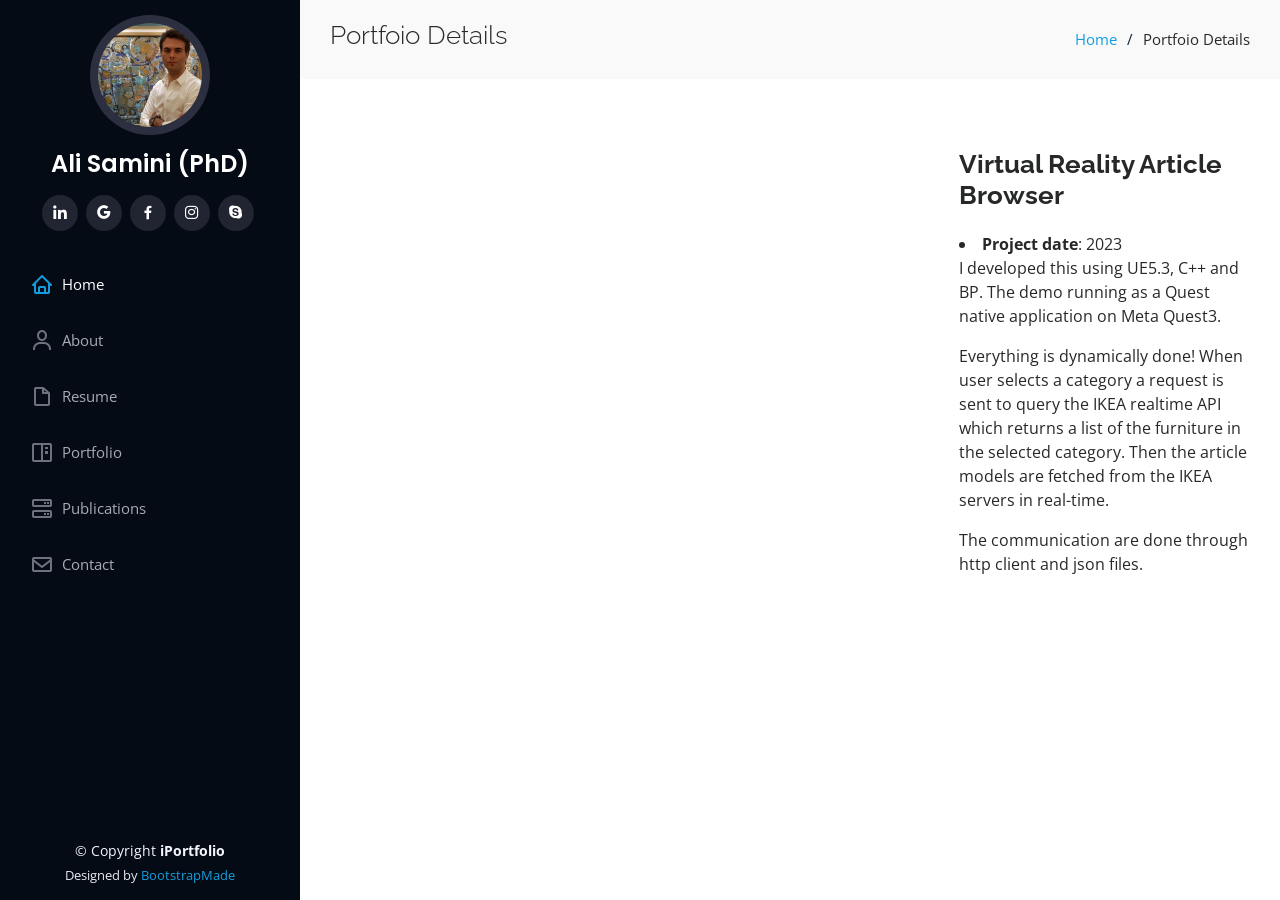
<file: portfolio-details2.html>
<!DOCTYPE html>
<html lang="en">

<head>
  <meta charset="utf-8">
  <meta content="width=device-width, initial-scale=1.0" name="viewport">

  <title>Portfolio Details - iPortfolio Bootstrap Template</title>
  <meta content="" name="description">
  <meta content="" name="keywords">

  <!-- Favicons -->
  <link href="assets/img/favicon.png" rel="icon">
  <link href="assets/img/apple-touch-icon.png" rel="apple-touch-icon">

  <!-- Google Fonts -->
  <link href="https://fonts.googleapis.com/css?family=Open+Sans:300,300i,400,400i,600,600i,700,700i|Raleway:300,300i,400,400i,500,500i,600,600i,700,700i|Poppins:300,300i,400,400i,500,500i,600,600i,700,700i" rel="stylesheet">

  <!-- Vendor CSS Files -->
  <link href="assets/vendor/aos/aos.css" rel="stylesheet">
  <link href="assets/vendor/bootstrap/css/bootstrap.min.css" rel="stylesheet">
  <link href="assets/vendor/bootstrap-icons/bootstrap-icons.css" rel="stylesheet">
  <link href="assets/vendor/boxicons/css/boxicons.min.css" rel="stylesheet">
  <link href="assets/vendor/glightbox/css/glightbox.min.css" rel="stylesheet">
  <link href="assets/vendor/swiper/swiper-bundle.min.css" rel="stylesheet">

  <!-- Template Main CSS File -->
  <link href="assets/css/style.css" rel="stylesheet">

  <!-- =======================================================
  * Template Name: iPortfolio
  * Updated: Jan 09 2024 with Bootstrap v5.3.2
  * Template URL: https://bootstrapmade.com/iportfolio-bootstrap-portfolio-websites-template/
  * Author: BootstrapMade.com
  * License: https://bootstrapmade.com/license/
  ======================================================== -->
</head>

<body>

  <!-- ======= Mobile nav toggle button ======= -->
  <i class="bi bi-list mobile-nav-toggle d-xl-none"></i>

   <!-- ======= Header ======= -->
  <header id="header">
    <div class="d-flex flex-column">

      <div class="profile">
        <img src="assets/img/profile-img.jpg" alt="" class="img-fluid rounded-circle">
        <h1 class="text-light"><a href="index.html">Ali Samini (PhD)</a></h1>
        <div class="social-links mt-3 text-center">
          <a href="https://www.linkedin.com/in/ali-samini-179515151/" class="linkedin"><i class="bx bxl-linkedin"></i></a>
          <a href="https://scholar.google.com/citations?user=c8K1OJEAAAAJ&hl=en" class="google-Scholar"><i class="bx bxl-google"></i></a>
          <a href="https://www.facebook.com/ali.samini.9" class="facebook"><i class="bx bxl-facebook"></i></a>
          <a href="https://www.instagram.com/a_samini?utm_source=qr&igsh=MWoxcTF0em9tbnloNA==" class="instagram"><i class="bx bxl-instagram"></i></a>
          <a href="https://join.skype.com/invite/D6ILXjFHP0dI" class="google-plus"><i class="bx bxl-skype"></i></a>
        </div>
      </div>

      <nav id="navbar" class="nav-menu navbar">
        <ul>
          <li><a href="index.html#hero" class="nav-link scrollto active"><i class="bx bx-home"></i> <span>Home</span></a></li>
          <li><a href="index.html#about" class="nav-link scrollto"><i class="bx bx-user"></i> <span>About</span></a></li>
          <li><a href="index.html#resume" class="nav-link scrollto"><i class="bx bx-file-blank"></i> <span>Resume</span></a></li>
          <li><a href="index.html#portfolio" class="nav-link scrollto"><i class="bx bx-book-content"></i> <span>Portfolio</span></a></li>
          <li><a href="index.html#services" class="nav-link scrollto"><i class="bx bx-server"></i> <span>Publications</span></a></li>
          <li><a href="index.html#contact" class="nav-link scrollto"><i class="bx bx-envelope"></i> <span>Contact</span></a></li>
        </ul>
      </nav><!-- .nav-menu -->
    </div>
  </header><!-- End Header -->
  <main id="main">

    <!-- ======= Breadcrumbs ======= -->
    <section id="breadcrumbs" class="breadcrumbs">
      <div class="container">

        <div class="d-flex justify-content-between align-items-center">
          <h2>Portfoio Details</h2>
          <ol>
            <li><a href="index.html">Home</a></li>
            <li>Portfoio Details</li>
          </ol>
        </div>

      </div>
    </section><!-- End Breadcrumbs -->

    <!-- ======= Portfolio Details Section ======= -->
    <section id="portfolio-details" class="portfolio-details">
      <div class="container">

        <div class="row gy-4">

          <div class="col-lg-8">
            <div class="portfolio-details-slider swiper">
              <div class="swiper-wrapper align-items-center">
                <iframe width="800" height="450" src="https://www.youtube.com/embed/hw0h3tOQEWs?si=VmSKEy-hZ6KXP3Y9" title="YouTube video player" frameborder="0" allow="accelerometer; autoplay; clipboard-write; encrypted-media; gyroscope; picture-in-picture; web-share" allowfullscreen></iframe>
              </div>
              <div class="swiper-pagination"></div>
            </div>
          </div>

          <div class="col-lg-4">
            <div class="portfolio-description">
              <h2>Virtual Reality Article Browser</h2>
                <li><strong>Project date</strong>: 2023</li>
              <p>I developed this using UE5.3, C++ and BP. The demo running as a Quest native application on Meta Quest3.</p>
              <p>Everything is dynamically done! When user selects a category a request is sent to query the IKEA realtime API which returns a list of the furniture in the selected category. Then the article models are fetched from the IKEA servers in real-time.</p>
              <p>The communication are done through http client and json files.</p>
            </div>
          </div>

        </div>

      </div>
    </section><!-- End Portfolio Details Section -->

  </main><!-- End #main -->

  <!-- ======= Footer ======= -->
  <footer id="footer">
    <div class="container">
      <div class="copyright">
        &copy; Copyright <strong><span>iPortfolio</span></strong>
      </div>
      <div class="credits">
        <!-- All the links in the footer should remain intact. -->
        <!-- You can delete the links only if you purchased the pro version. -->
        <!-- Licensing information: https://bootstrapmade.com/license/ -->
        <!-- Purchase the pro version with working PHP/AJAX contact form: https://bootstrapmade.com/iportfolio-bootstrap-portfolio-websites-template/ -->
        Designed by <a href="https://bootstrapmade.com/">BootstrapMade</a>
      </div>
    </div>
  </footer><!-- End  Footer -->

  <a href="#" class="back-to-top d-flex align-items-center justify-content-center"><i class="bi bi-arrow-up-short"></i></a>

  <!-- Vendor JS Files -->
  <script src="assets/vendor/purecounter/purecounter_vanilla.js"></script>
  <script src="assets/vendor/aos/aos.js"></script>
  <script src="assets/vendor/bootstrap/js/bootstrap.bundle.min.js"></script>
  <script src="assets/vendor/glightbox/js/glightbox.min.js"></script>
  <script src="assets/vendor/isotope-layout/isotope.pkgd.min.js"></script>
  <script src="assets/vendor/swiper/swiper-bundle.min.js"></script>
  <script src="assets/vendor/typed.js/typed.umd.js"></script>
  <script src="assets/vendor/waypoints/noframework.waypoints.js"></script>
  <script src="assets/vendor/php-email-form/validate.js"></script>

  <!-- Template Main JS File -->
  <script src="assets/js/main.js"></script>

</body>

</html>
</file>
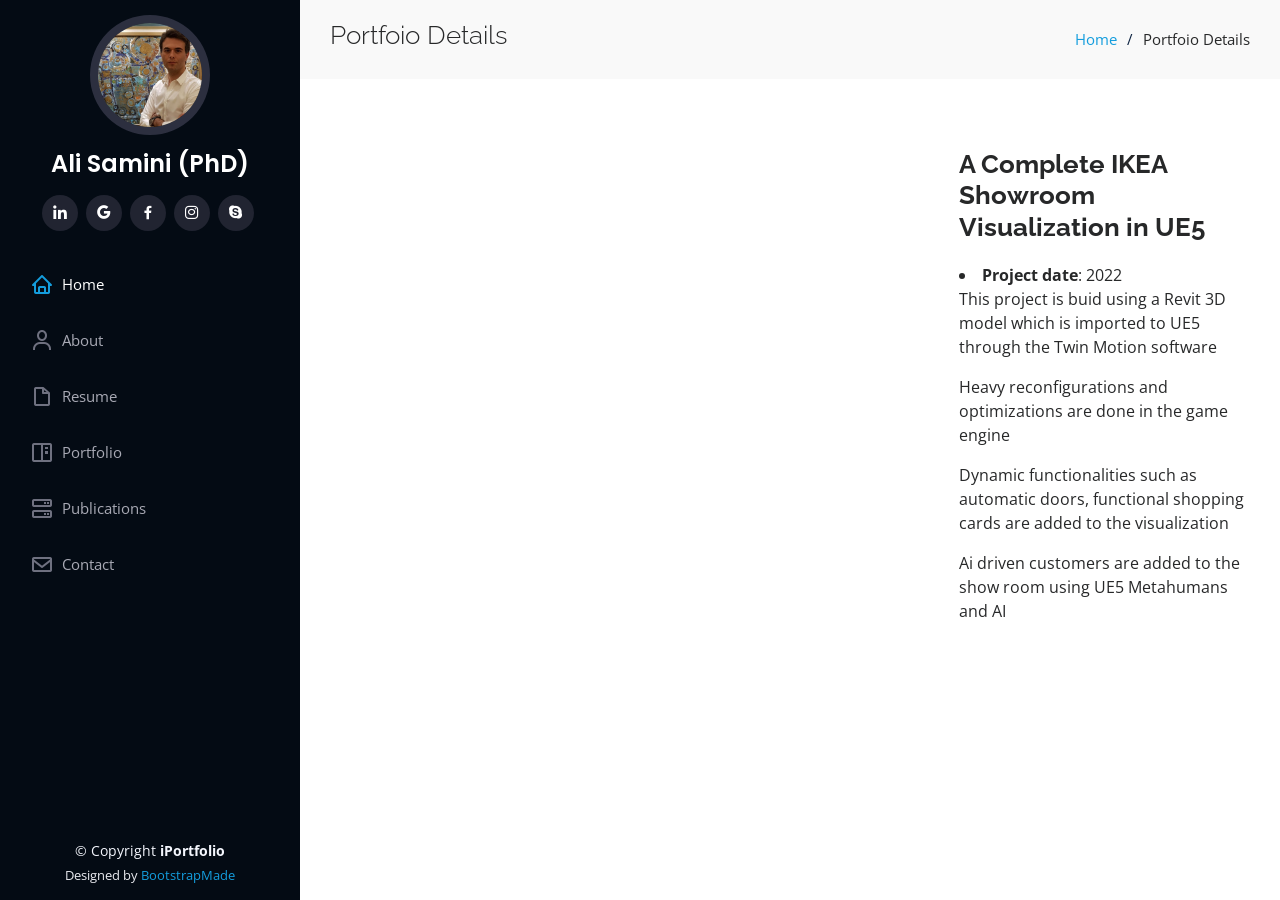
<file: portfolio-details3.html>
<!DOCTYPE html>
<html lang="en">

<head>
  <meta charset="utf-8">
  <meta content="width=device-width, initial-scale=1.0" name="viewport">

  <title>Portfolio Details - iPortfolio Bootstrap Template</title>
  <meta content="" name="description">
  <meta content="" name="keywords">

  <!-- Favicons -->
  <link href="assets/img/favicon.png" rel="icon">
  <link href="assets/img/apple-touch-icon.png" rel="apple-touch-icon">

  <!-- Google Fonts -->
  <link href="https://fonts.googleapis.com/css?family=Open+Sans:300,300i,400,400i,600,600i,700,700i|Raleway:300,300i,400,400i,500,500i,600,600i,700,700i|Poppins:300,300i,400,400i,500,500i,600,600i,700,700i" rel="stylesheet">

  <!-- Vendor CSS Files -->
  <link href="assets/vendor/aos/aos.css" rel="stylesheet">
  <link href="assets/vendor/bootstrap/css/bootstrap.min.css" rel="stylesheet">
  <link href="assets/vendor/bootstrap-icons/bootstrap-icons.css" rel="stylesheet">
  <link href="assets/vendor/boxicons/css/boxicons.min.css" rel="stylesheet">
  <link href="assets/vendor/glightbox/css/glightbox.min.css" rel="stylesheet">
  <link href="assets/vendor/swiper/swiper-bundle.min.css" rel="stylesheet">

  <!-- Template Main CSS File -->
  <link href="assets/css/style.css" rel="stylesheet">

  <!-- =======================================================
  * Template Name: iPortfolio
  * Updated: Jan 09 2024 with Bootstrap v5.3.2
  * Template URL: https://bootstrapmade.com/iportfolio-bootstrap-portfolio-websites-template/
  * Author: BootstrapMade.com
  * License: https://bootstrapmade.com/license/
  ======================================================== -->
</head>

<body>

  <!-- ======= Mobile nav toggle button ======= -->
  <i class="bi bi-list mobile-nav-toggle d-xl-none"></i>

    <!-- ======= Header ======= -->
  <header id="header">
    <div class="d-flex flex-column">

      <div class="profile">
        <img src="assets/img/profile-img.jpg" alt="" class="img-fluid rounded-circle">
        <h1 class="text-light"><a href="index.html">Ali Samini (PhD)</a></h1>
        <div class="social-links mt-3 text-center">
          <a href="https://www.linkedin.com/in/ali-samini-179515151/" class="linkedin"><i class="bx bxl-linkedin"></i></a>
          <a href="https://scholar.google.com/citations?user=c8K1OJEAAAAJ&hl=en" class="google-Scholar"><i class="bx bxl-google"></i></a>
          <a href="https://www.facebook.com/ali.samini.9" class="facebook"><i class="bx bxl-facebook"></i></a>
          <a href="https://www.instagram.com/a_samini?utm_source=qr&igsh=MWoxcTF0em9tbnloNA==" class="instagram"><i class="bx bxl-instagram"></i></a>
          <a href="https://join.skype.com/invite/D6ILXjFHP0dI" class="google-plus"><i class="bx bxl-skype"></i></a>
        </div>
      </div>

      <nav id="navbar" class="nav-menu navbar">
        <ul>
          <li><a href="index.html#hero" class="nav-link scrollto active"><i class="bx bx-home"></i> <span>Home</span></a></li>
          <li><a href="index.html#about" class="nav-link scrollto"><i class="bx bx-user"></i> <span>About</span></a></li>
          <li><a href="index.html#resume" class="nav-link scrollto"><i class="bx bx-file-blank"></i> <span>Resume</span></a></li>
          <li><a href="index.html#portfolio" class="nav-link scrollto"><i class="bx bx-book-content"></i> <span>Portfolio</span></a></li>
          <li><a href="index.html#services" class="nav-link scrollto"><i class="bx bx-server"></i> <span>Publications</span></a></li>
          <li><a href="index.html#contact" class="nav-link scrollto"><i class="bx bx-envelope"></i> <span>Contact</span></a></li>
        </ul>
      </nav><!-- .nav-menu -->
    </div>
  </header><!-- End Header -->
  <main id="main">

    <!-- ======= Breadcrumbs ======= -->
    <section id="breadcrumbs" class="breadcrumbs">
      <div class="container">

        <div class="d-flex justify-content-between align-items-center">
          <h2>Portfoio Details</h2>
          <ol>
            <li><a href="index.html">Home</a></li>
            <li>Portfoio Details</li>
          </ol>
        </div>

      </div>
    </section><!-- End Breadcrumbs -->

    <!-- ======= Portfolio Details Section ======= -->
    <section id="portfolio-details" class="portfolio-details">
      <div class="container">

        <div class="row gy-4">

          <div class="col-lg-8">
            <div class="portfolio-details-slider swiper">
              <div class="swiper-wrapper align-items-center">
                <iframe width="800" height="450" src="https://www.youtube.com/embed/U0oaIm1G-hM?si=x4wCs1BT_Pa_05UR" title="YouTube video player" frameborder="0" allow="accelerometer; autoplay; clipboard-write; encrypted-media; gyroscope; picture-in-picture; web-share" allowfullscreen></iframe>
              </div>
              <div class="swiper-pagination"></div>
            </div>
          </div>

          <div class="col-lg-4">

            <div class="portfolio-description">
              <h2>A Complete IKEA Showroom Visualization in UE5</h2>
                <li><strong>Project date</strong>: 2022</li>
              <p>This project is buid using a Revit 3D model which is imported to UE5 through the Twin Motion software</p>
              <p>Heavy reconfigurations and optimizations are done in the game engine</p>
              <p>Dynamic functionalities such as automatic doors, functional shopping cards are added to the visualization</p>
              <p>Ai driven customers are added to the show room using UE5 Metahumans and AI</p>
            </div>
          </div>

        </div>

      </div>
    </section><!-- End Portfolio Details Section -->

  </main><!-- End #main -->

  <!-- ======= Footer ======= -->
  <footer id="footer">
    <div class="container">
      <div class="copyright">
        &copy; Copyright <strong><span>iPortfolio</span></strong>
      </div>
      <div class="credits">
        <!-- All the links in the footer should remain intact. -->
        <!-- You can delete the links only if you purchased the pro version. -->
        <!-- Licensing information: https://bootstrapmade.com/license/ -->
        <!-- Purchase the pro version with working PHP/AJAX contact form: https://bootstrapmade.com/iportfolio-bootstrap-portfolio-websites-template/ -->
        Designed by <a href="https://bootstrapmade.com/">BootstrapMade</a>
      </div>
    </div>
  </footer><!-- End  Footer -->

  <a href="#" class="back-to-top d-flex align-items-center justify-content-center"><i class="bi bi-arrow-up-short"></i></a>

  <!-- Vendor JS Files -->
  <script src="assets/vendor/purecounter/purecounter_vanilla.js"></script>
  <script src="assets/vendor/aos/aos.js"></script>
  <script src="assets/vendor/bootstrap/js/bootstrap.bundle.min.js"></script>
  <script src="assets/vendor/glightbox/js/glightbox.min.js"></script>
  <script src="assets/vendor/isotope-layout/isotope.pkgd.min.js"></script>
  <script src="assets/vendor/swiper/swiper-bundle.min.js"></script>
  <script src="assets/vendor/typed.js/typed.umd.js"></script>
  <script src="assets/vendor/waypoints/noframework.waypoints.js"></script>
  <script src="assets/vendor/php-email-form/validate.js"></script>

  <!-- Template Main JS File -->
  <script src="assets/js/main.js"></script>

</body>

</html>
</file>
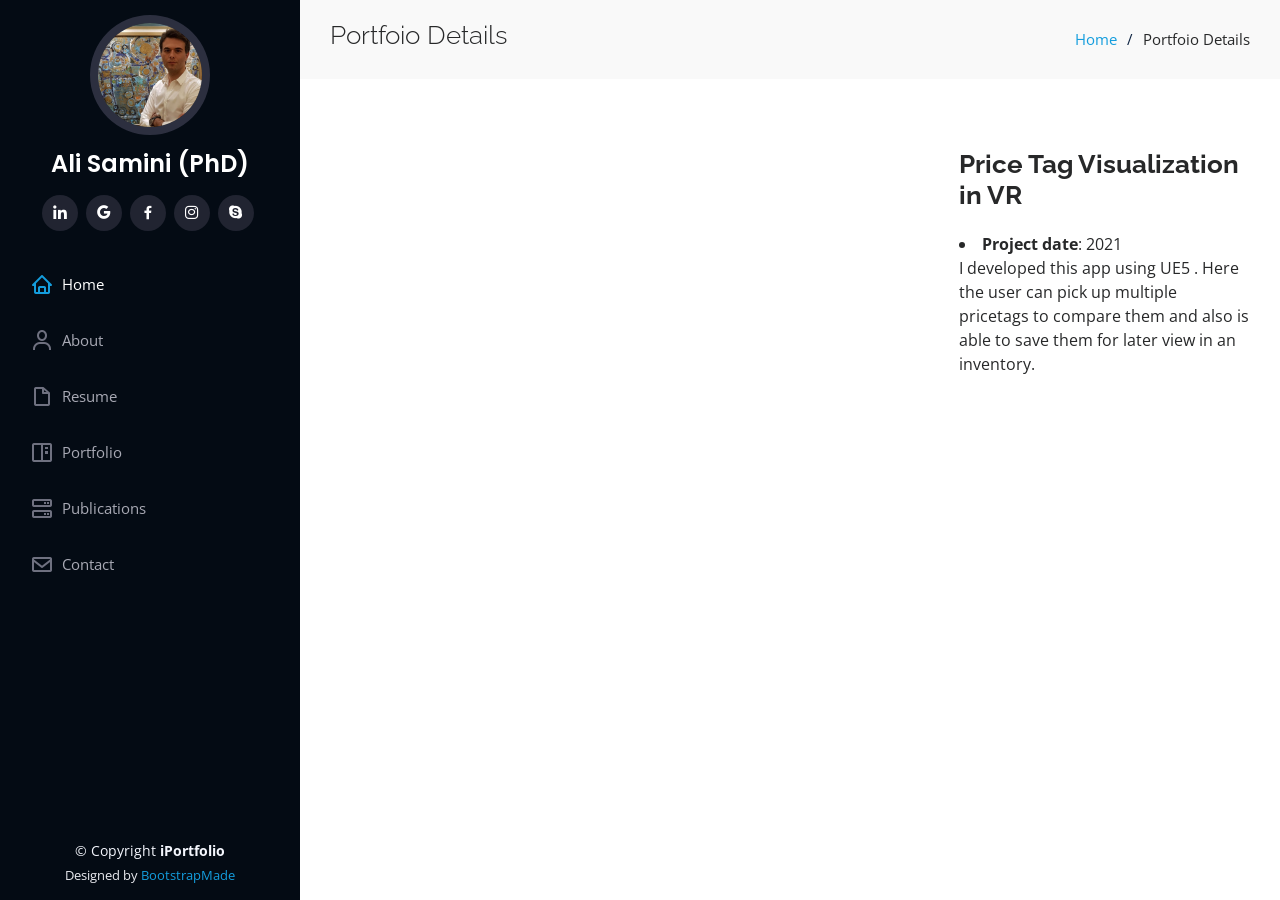
<file: portfolio-details4.html>
<!DOCTYPE html>
<html lang="en">

<head>
  <meta charset="utf-8">
  <meta content="width=device-width, initial-scale=1.0" name="viewport">

  <title>Portfolio Details - iPortfolio Bootstrap Template</title>
  <meta content="" name="description">
  <meta content="" name="keywords">

  <!-- Favicons -->
  <link href="assets/img/favicon.png" rel="icon">
  <link href="assets/img/apple-touch-icon.png" rel="apple-touch-icon">

  <!-- Google Fonts -->
  <link href="https://fonts.googleapis.com/css?family=Open+Sans:300,300i,400,400i,600,600i,700,700i|Raleway:300,300i,400,400i,500,500i,600,600i,700,700i|Poppins:300,300i,400,400i,500,500i,600,600i,700,700i" rel="stylesheet">

  <!-- Vendor CSS Files -->
  <link href="assets/vendor/aos/aos.css" rel="stylesheet">
  <link href="assets/vendor/bootstrap/css/bootstrap.min.css" rel="stylesheet">
  <link href="assets/vendor/bootstrap-icons/bootstrap-icons.css" rel="stylesheet">
  <link href="assets/vendor/boxicons/css/boxicons.min.css" rel="stylesheet">
  <link href="assets/vendor/glightbox/css/glightbox.min.css" rel="stylesheet">
  <link href="assets/vendor/swiper/swiper-bundle.min.css" rel="stylesheet">

  <!-- Template Main CSS File -->
  <link href="assets/css/style.css" rel="stylesheet">

  <!-- =======================================================
  * Template Name: iPortfolio
  * Updated: Jan 09 2024 with Bootstrap v5.3.2
  * Template URL: https://bootstrapmade.com/iportfolio-bootstrap-portfolio-websites-template/
  * Author: BootstrapMade.com
  * License: https://bootstrapmade.com/license/
  ======================================================== -->
</head>

<body>

  <!-- ======= Mobile nav toggle button ======= -->
  <i class="bi bi-list mobile-nav-toggle d-xl-none"></i>

    <!-- ======= Header ======= -->
  <header id="header">
    <div class="d-flex flex-column">

      <div class="profile">
        <img src="assets/img/profile-img.jpg" alt="" class="img-fluid rounded-circle">
        <h1 class="text-light"><a href="index.html">Ali Samini (PhD)</a></h1>
        <div class="social-links mt-3 text-center">
          <a href="https://www.linkedin.com/in/ali-samini-179515151/" class="linkedin"><i class="bx bxl-linkedin"></i></a>
          <a href="https://scholar.google.com/citations?user=c8K1OJEAAAAJ&hl=en" class="google-Scholar"><i class="bx bxl-google"></i></a>
          <a href="https://www.facebook.com/ali.samini.9" class="facebook"><i class="bx bxl-facebook"></i></a>
          <a href="https://www.instagram.com/a_samini?utm_source=qr&igsh=MWoxcTF0em9tbnloNA==" class="instagram"><i class="bx bxl-instagram"></i></a>
          <a href="https://join.skype.com/invite/D6ILXjFHP0dI" class="google-plus"><i class="bx bxl-skype"></i></a>
        </div>
      </div>

      <nav id="navbar" class="nav-menu navbar">
        <ul>
          <li><a href="index.html#hero" class="nav-link scrollto active"><i class="bx bx-home"></i> <span>Home</span></a></li>
          <li><a href="index.html#about" class="nav-link scrollto"><i class="bx bx-user"></i> <span>About</span></a></li>
          <li><a href="index.html#resume" class="nav-link scrollto"><i class="bx bx-file-blank"></i> <span>Resume</span></a></li>
          <li><a href="index.html#portfolio" class="nav-link scrollto"><i class="bx bx-book-content"></i> <span>Portfolio</span></a></li>
          <li><a href="index.html#services" class="nav-link scrollto"><i class="bx bx-server"></i> <span>Publications</span></a></li>
          <li><a href="index.html#contact" class="nav-link scrollto"><i class="bx bx-envelope"></i> <span>Contact</span></a></li>
        </ul>
      </nav><!-- .nav-menu -->
    </div>
  </header><!-- End Header -->
  <main id="main">

    <!-- ======= Breadcrumbs ======= -->
    <section id="breadcrumbs" class="breadcrumbs">
      <div class="container">

        <div class="d-flex justify-content-between align-items-center">
          <h2>Portfoio Details</h2>
          <ol>
            <li><a href="index.html">Home</a></li>
            <li>Portfoio Details</li>
          </ol>
        </div>

      </div>
    </section><!-- End Breadcrumbs -->

    <!-- ======= Portfolio Details Section ======= -->
    <section id="portfolio-details" class="portfolio-details">
      <div class="container">

        <div class="row gy-4">

          <div class="col-lg-8">
            <div class="portfolio-details-slider swiper">
              <div class="swiper-wrapper align-items-center">
                <iframe width="800" height="450" src="https://www.youtube.com/embed/V72-jOaAYEo?si=srhSuMasBwJRPqWu" title="YouTube video player" frameborder="0" allow="accelerometer; autoplay; clipboard-write; encrypted-media; gyroscope; picture-in-picture; web-share" allowfullscreen></iframe>
              </div>
              <div class="swiper-pagination"></div>
            </div>
          </div>

          <div class="col-lg-4">
            <div class="portfolio-description">
              <h2>Price Tag Visualization in VR</h2>
                <li><strong>Project date</strong>: 2021</li>
              <p>I developed this app using UE5 . Here the user can pick up multiple pricetags to compare them and also is able to save them for later view in an inventory.</p>
            </div>
          </div>

        </div>

      </div>
    </section><!-- End Portfolio Details Section -->

  </main><!-- End #main -->

  <!-- ======= Footer ======= -->
  <footer id="footer">
    <div class="container">
      <div class="copyright">
        &copy; Copyright <strong><span>iPortfolio</span></strong>
      </div>
      <div class="credits">
        <!-- All the links in the footer should remain intact. -->
        <!-- You can delete the links only if you purchased the pro version. -->
        <!-- Licensing information: https://bootstrapmade.com/license/ -->
        <!-- Purchase the pro version with working PHP/AJAX contact form: https://bootstrapmade.com/iportfolio-bootstrap-portfolio-websites-template/ -->
        Designed by <a href="https://bootstrapmade.com/">BootstrapMade</a>
      </div>
    </div>
  </footer><!-- End  Footer -->

  <a href="#" class="back-to-top d-flex align-items-center justify-content-center"><i class="bi bi-arrow-up-short"></i></a>

  <!-- Vendor JS Files -->
  <script src="assets/vendor/purecounter/purecounter_vanilla.js"></script>
  <script src="assets/vendor/aos/aos.js"></script>
  <script src="assets/vendor/bootstrap/js/bootstrap.bundle.min.js"></script>
  <script src="assets/vendor/glightbox/js/glightbox.min.js"></script>
  <script src="assets/vendor/isotope-layout/isotope.pkgd.min.js"></script>
  <script src="assets/vendor/swiper/swiper-bundle.min.js"></script>
  <script src="assets/vendor/typed.js/typed.umd.js"></script>
  <script src="assets/vendor/waypoints/noframework.waypoints.js"></script>
  <script src="assets/vendor/php-email-form/validate.js"></script>

  <!-- Template Main JS File -->
  <script src="assets/js/main.js"></script>

</body>

</html>
</file>
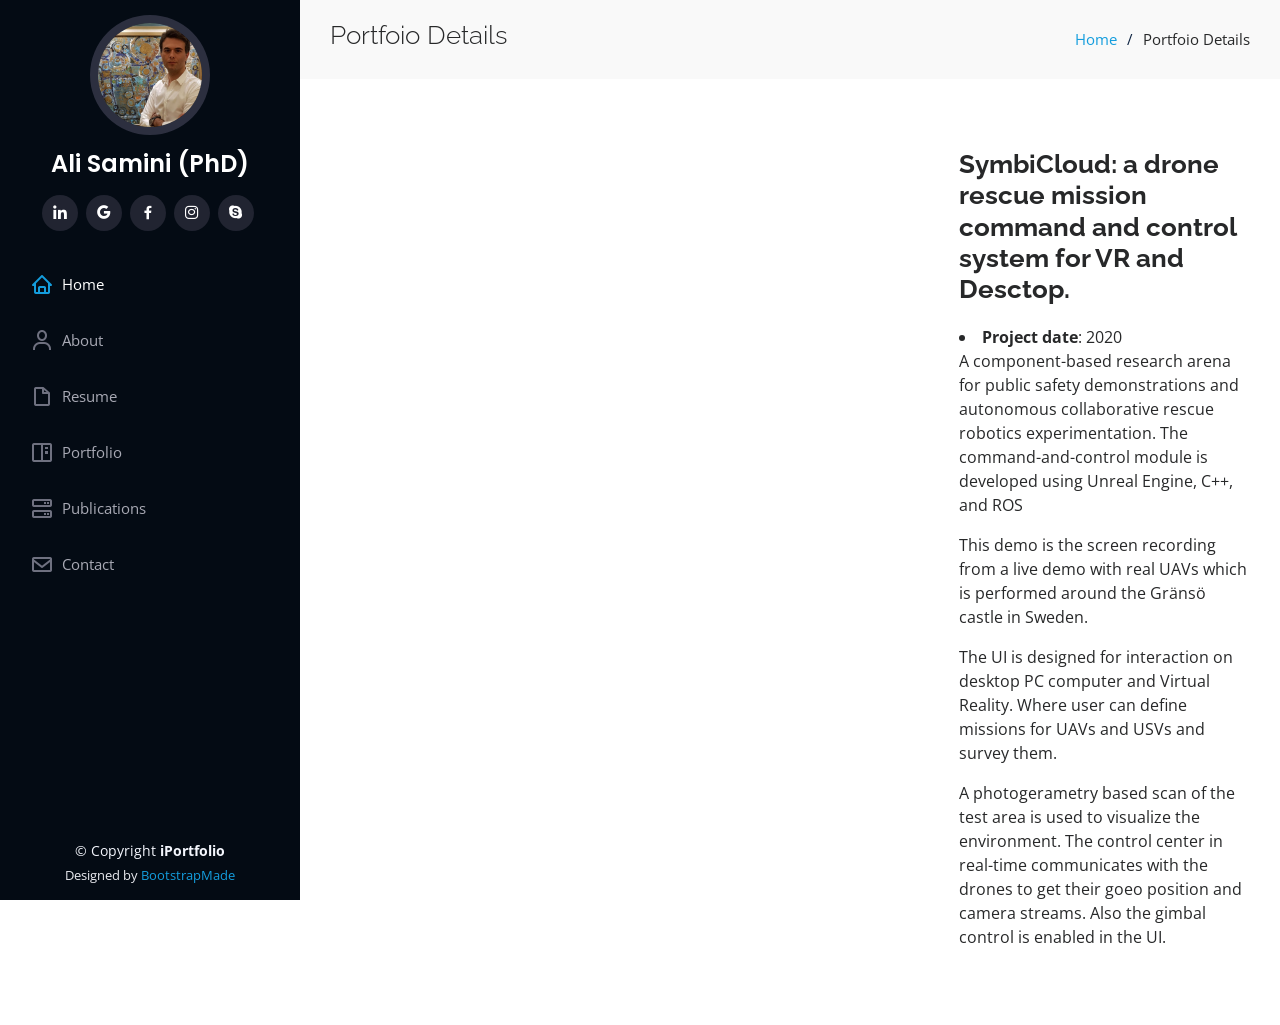
<file: portfolio-details5.html>
<!DOCTYPE html>
<html lang="en">

<head>
  <meta charset="utf-8">
  <meta content="width=device-width, initial-scale=1.0" name="viewport">

  <title>Portfolio Details - iPortfolio Bootstrap Template</title>
  <meta content="" name="description">
  <meta content="" name="keywords">

  <!-- Favicons -->
  <link href="assets/img/favicon.png" rel="icon">
  <link href="assets/img/apple-touch-icon.png" rel="apple-touch-icon">

  <!-- Google Fonts -->
  <link href="https://fonts.googleapis.com/css?family=Open+Sans:300,300i,400,400i,600,600i,700,700i|Raleway:300,300i,400,400i,500,500i,600,600i,700,700i|Poppins:300,300i,400,400i,500,500i,600,600i,700,700i" rel="stylesheet">

  <!-- Vendor CSS Files -->
  <link href="assets/vendor/aos/aos.css" rel="stylesheet">
  <link href="assets/vendor/bootstrap/css/bootstrap.min.css" rel="stylesheet">
  <link href="assets/vendor/bootstrap-icons/bootstrap-icons.css" rel="stylesheet">
  <link href="assets/vendor/boxicons/css/boxicons.min.css" rel="stylesheet">
  <link href="assets/vendor/glightbox/css/glightbox.min.css" rel="stylesheet">
  <link href="assets/vendor/swiper/swiper-bundle.min.css" rel="stylesheet">

  <!-- Template Main CSS File -->
  <link href="assets/css/style.css" rel="stylesheet">

  <!-- =======================================================
  * Template Name: iPortfolio
  * Updated: Jan 09 2024 with Bootstrap v5.3.2
  * Template URL: https://bootstrapmade.com/iportfolio-bootstrap-portfolio-websites-template/
  * Author: BootstrapMade.com
  * License: https://bootstrapmade.com/license/
  ======================================================== -->
</head>

<body>

  <!-- ======= Mobile nav toggle button ======= -->
  <i class="bi bi-list mobile-nav-toggle d-xl-none"></i>

    <!-- ======= Header ======= -->
  <header id="header">
    <div class="d-flex flex-column">

      <div class="profile">
        <img src="assets/img/profile-img.jpg" alt="" class="img-fluid rounded-circle">
        <h1 class="text-light"><a href="index.html">Ali Samini (PhD)</a></h1>
        <div class="social-links mt-3 text-center">
          <a href="https://www.linkedin.com/in/ali-samini-179515151/" class="linkedin"><i class="bx bxl-linkedin"></i></a>
          <a href="https://scholar.google.com/citations?user=c8K1OJEAAAAJ&hl=en" class="google-Scholar"><i class="bx bxl-google"></i></a>
          <a href="https://www.facebook.com/ali.samini.9" class="facebook"><i class="bx bxl-facebook"></i></a>
          <a href="https://www.instagram.com/a_samini?utm_source=qr&igsh=MWoxcTF0em9tbnloNA==" class="instagram"><i class="bx bxl-instagram"></i></a>
          <a href="https://join.skype.com/invite/D6ILXjFHP0dI" class="google-plus"><i class="bx bxl-skype"></i></a>
        </div>
      </div>

      <nav id="navbar" class="nav-menu navbar">
        <ul>
          <li><a href="index.html#hero" class="nav-link scrollto active"><i class="bx bx-home"></i> <span>Home</span></a></li>
          <li><a href="index.html#about" class="nav-link scrollto"><i class="bx bx-user"></i> <span>About</span></a></li>
          <li><a href="index.html#resume" class="nav-link scrollto"><i class="bx bx-file-blank"></i> <span>Resume</span></a></li>
          <li><a href="index.html#portfolio" class="nav-link scrollto"><i class="bx bx-book-content"></i> <span>Portfolio</span></a></li>
          <li><a href="index.html#services" class="nav-link scrollto"><i class="bx bx-server"></i> <span>Publications</span></a></li>
          <li><a href="index.html#contact" class="nav-link scrollto"><i class="bx bx-envelope"></i> <span>Contact</span></a></li>
        </ul>
      </nav><!-- .nav-menu -->
    </div>
  </header><!-- End Header -->

  <main id="main">

    <!-- ======= Breadcrumbs ======= -->
    <section id="breadcrumbs" class="breadcrumbs">
      <div class="container">

        <div class="d-flex justify-content-between align-items-center">
          <h2>Portfoio Details</h2>
          <ol>
            <li><a href="index.html">Home</a></li>
            <li>Portfoio Details</li>
          </ol>
        </div>

      </div>
    </section><!-- End Breadcrumbs -->

    <!-- ======= Portfolio Details Section ======= -->
    <section id="portfolio-details" class="portfolio-details">
      <div class="container">

        <div class="row gy-4">

          <div class="col-lg-8">
            <div class="portfolio-details-slider swiper">
              <div class="swiper-wrapper align-items-center">
                <iframe width="800" height="400" src="https://www.youtube.com/embed/HtkYSOYRldE?si=Y3Bmw8NCMkpGVlVs" title="YouTube video player" frameborder="0" allow="accelerometer; autoplay; clipboard-write; encrypted-media; gyroscope; picture-in-picture; web-share" allowfullscreen></iframe>
              </div>
              <div class="swiper-pagination"></div>
            </div>
          </div>

          <div class="col-lg-4">
            <div class="portfolio-description">
              <h2>SymbiCloud: a drone rescue mission command and control system for VR and Desctop.</h2>
                <li><strong>Project date</strong>: 2020</li>
              <p>A component-based research arena for public safety demonstrations and autonomous collaborative rescue robotics experimentation. The command-and-control module is developed using Unreal Engine, C++, and ROS</p>
              <p>This demo is the screen recording from a live demo with real UAVs which is performed around the Gränsö castle in Sweden.</p>
              <p>The UI is designed for interaction on desktop PC computer and Virtual Reality. Where user can define missions for UAVs and USVs and survey them.</p>
              <p>A photogerametry based scan of the test area is used to visualize the environment. The control center in real-time communicates with the drones to get their goeo position and camera streams. Also the gimbal control is enabled in the UI.</p>
            </div>
          </div>

        </div>

      </div>
    </section><!-- End Portfolio Details Section -->

  </main><!-- End #main -->

  <!-- ======= Footer ======= -->
  <footer id="footer">
    <div class="container">
      <div class="copyright">
        &copy; Copyright <strong><span>iPortfolio</span></strong>
      </div>
      <div class="credits">
        <!-- All the links in the footer should remain intact. -->
        <!-- You can delete the links only if you purchased the pro version. -->
        <!-- Licensing information: https://bootstrapmade.com/license/ -->
        <!-- Purchase the pro version with working PHP/AJAX contact form: https://bootstrapmade.com/iportfolio-bootstrap-portfolio-websites-template/ -->
        Designed by <a href="https://bootstrapmade.com/">BootstrapMade</a>
      </div>
    </div>
  </footer><!-- End  Footer -->

  <a href="#" class="back-to-top d-flex align-items-center justify-content-center"><i class="bi bi-arrow-up-short"></i></a>

  <!-- Vendor JS Files -->
  <script src="assets/vendor/purecounter/purecounter_vanilla.js"></script>
  <script src="assets/vendor/aos/aos.js"></script>
  <script src="assets/vendor/bootstrap/js/bootstrap.bundle.min.js"></script>
  <script src="assets/vendor/glightbox/js/glightbox.min.js"></script>
  <script src="assets/vendor/isotope-layout/isotope.pkgd.min.js"></script>
  <script src="assets/vendor/swiper/swiper-bundle.min.js"></script>
  <script src="assets/vendor/typed.js/typed.umd.js"></script>
  <script src="assets/vendor/waypoints/noframework.waypoints.js"></script>
  <script src="assets/vendor/php-email-form/validate.js"></script>

  <!-- Template Main JS File -->
  <script src="assets/js/main.js"></script>

</body>

</html>
</file>
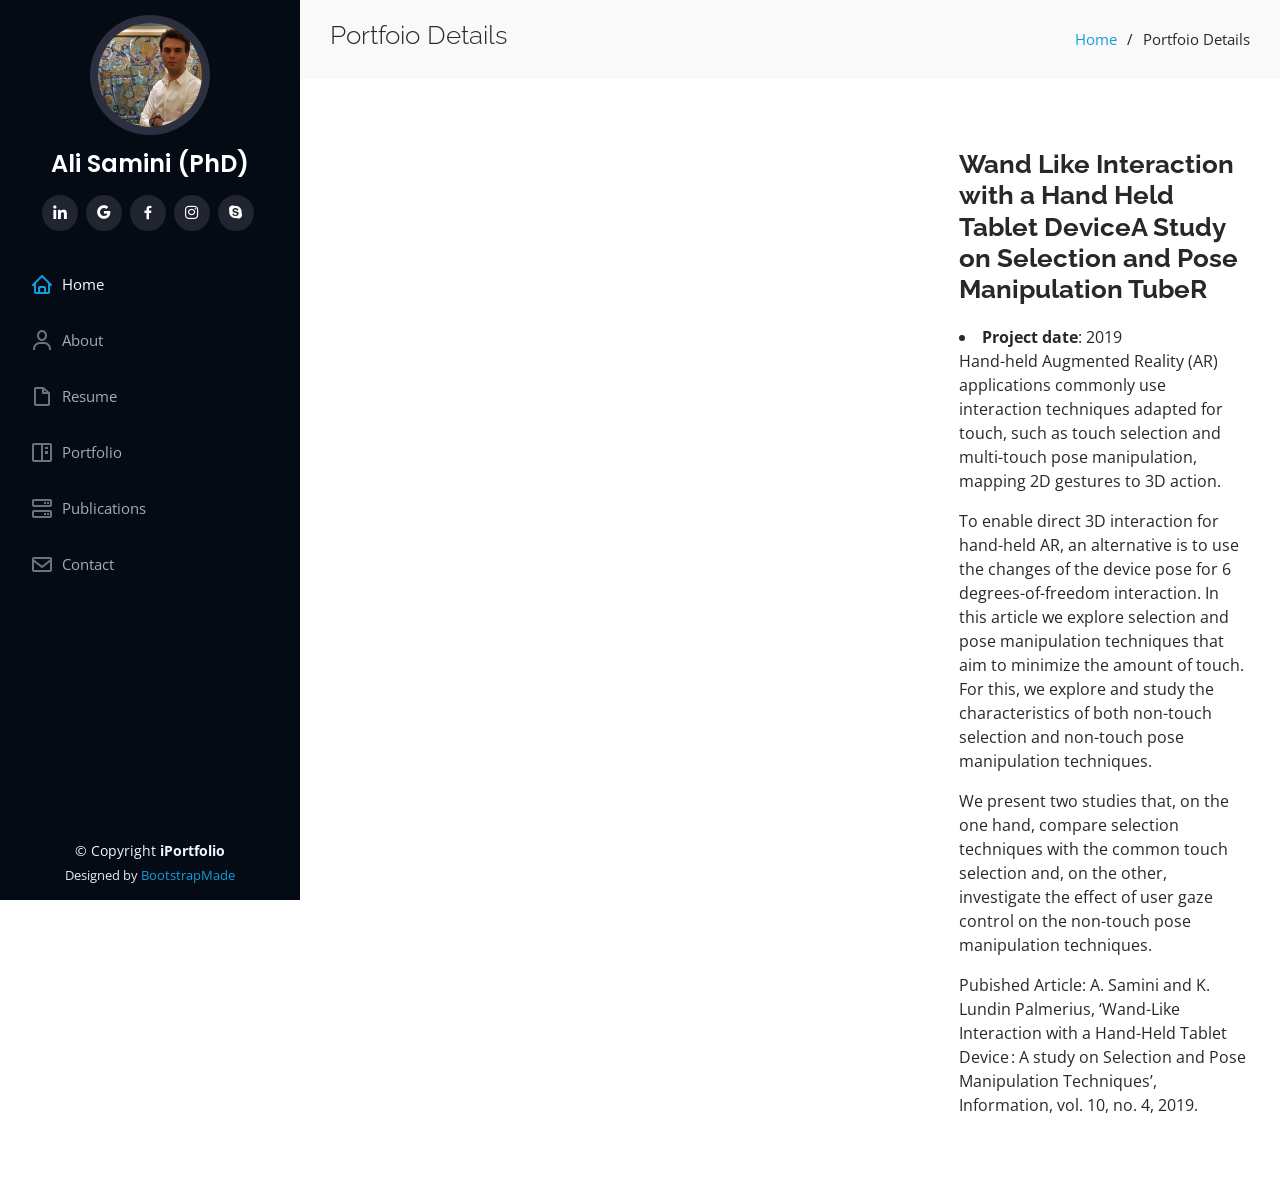
<file: portfolio-details6.html>
<!DOCTYPE html>
<html lang="en">

<head>
  <meta charset="utf-8">
  <meta content="width=device-width, initial-scale=1.0" name="viewport">

  <title>Portfolio Details - iPortfolio Bootstrap Template</title>
  <meta content="" name="description">
  <meta content="" name="keywords">

  <!-- Favicons -->
  <link href="assets/img/favicon.png" rel="icon">
  <link href="assets/img/apple-touch-icon.png" rel="apple-touch-icon">

  <!-- Google Fonts -->
  <link href="https://fonts.googleapis.com/css?family=Open+Sans:300,300i,400,400i,600,600i,700,700i|Raleway:300,300i,400,400i,500,500i,600,600i,700,700i|Poppins:300,300i,400,400i,500,500i,600,600i,700,700i" rel="stylesheet">

  <!-- Vendor CSS Files -->
  <link href="assets/vendor/aos/aos.css" rel="stylesheet">
  <link href="assets/vendor/bootstrap/css/bootstrap.min.css" rel="stylesheet">
  <link href="assets/vendor/bootstrap-icons/bootstrap-icons.css" rel="stylesheet">
  <link href="assets/vendor/boxicons/css/boxicons.min.css" rel="stylesheet">
  <link href="assets/vendor/glightbox/css/glightbox.min.css" rel="stylesheet">
  <link href="assets/vendor/swiper/swiper-bundle.min.css" rel="stylesheet">

  <!-- Template Main CSS File -->
  <link href="assets/css/style.css" rel="stylesheet">

  <!-- =======================================================
  * Template Name: iPortfolio
  * Updated: Jan 09 2024 with Bootstrap v5.3.2
  * Template URL: https://bootstrapmade.com/iportfolio-bootstrap-portfolio-websites-template/
  * Author: BootstrapMade.com
  * License: https://bootstrapmade.com/license/
  ======================================================== -->
</head>

<body>

  <!-- ======= Mobile nav toggle button ======= -->
  <i class="bi bi-list mobile-nav-toggle d-xl-none"></i>

    <!-- ======= Header ======= -->
  <header id="header">
    <div class="d-flex flex-column">

      <div class="profile">
        <img src="assets/img/profile-img.jpg" alt="" class="img-fluid rounded-circle">
        <h1 class="text-light"><a href="index.html">Ali Samini (PhD)</a></h1>
        <div class="social-links mt-3 text-center">
          <a href="https://www.linkedin.com/in/ali-samini-179515151/" class="linkedin"><i class="bx bxl-linkedin"></i></a>
          <a href="https://scholar.google.com/citations?user=c8K1OJEAAAAJ&hl=en" class="google-Scholar"><i class="bx bxl-google"></i></a>
          <a href="https://www.facebook.com/ali.samini.9" class="facebook"><i class="bx bxl-facebook"></i></a>
          <a href="https://www.instagram.com/a_samini?utm_source=qr&igsh=MWoxcTF0em9tbnloNA==" class="instagram"><i class="bx bxl-instagram"></i></a>
          <a href="https://join.skype.com/invite/D6ILXjFHP0dI" class="google-plus"><i class="bx bxl-skype"></i></a>
        </div>
      </div>

      <nav id="navbar" class="nav-menu navbar">
        <ul>
          <li><a href="index.html#hero" class="nav-link scrollto active"><i class="bx bx-home"></i> <span>Home</span></a></li>
          <li><a href="index.html#about" class="nav-link scrollto"><i class="bx bx-user"></i> <span>About</span></a></li>
          <li><a href="index.html#resume" class="nav-link scrollto"><i class="bx bx-file-blank"></i> <span>Resume</span></a></li>
          <li><a href="index.html#portfolio" class="nav-link scrollto"><i class="bx bx-book-content"></i> <span>Portfolio</span></a></li>
          <li><a href="index.html#services" class="nav-link scrollto"><i class="bx bx-server"></i> <span>Publications</span></a></li>
          <li><a href="index.html#contact" class="nav-link scrollto"><i class="bx bx-envelope"></i> <span>Contact</span></a></li>
        </ul>
      </nav><!-- .nav-menu -->
    </div>
  </header><!-- End Header -->

  <main id="main">

    <!-- ======= Breadcrumbs ======= -->
    <section id="breadcrumbs" class="breadcrumbs">
      <div class="container">

        <div class="d-flex justify-content-between align-items-center">
          <h2>Portfoio Details</h2>
          <ol>
            <li><a href="index.html">Home</a></li>
            <li>Portfoio Details</li>
          </ol>
        </div>

      </div>
    </section><!-- End Breadcrumbs -->

    <!-- ======= Portfolio Details Section ======= -->
    <section id="portfolio-details" class="portfolio-details">
      <div class="container">

        <div class="row gy-4">

          <div class="col-lg-8">
            <div class="portfolio-details-slider swiper">
              <div class="swiper-wrapper align-items-center">
                <iframe width="800" height="450" src="https://www.youtube.com/embed/-9WzdJPhHbY?si=9NeLQtHYOl9ZW_dD" title="YouTube video player" frameborder="0" allow="accelerometer; autoplay; clipboard-write; encrypted-media; gyroscope; picture-in-picture; web-share" allowfullscreen></iframe>
              </div>
              <div class="swiper-pagination"></div>
            </div>
          </div>

          <div class="col-lg-4">
            <div class="portfolio-description">
              <h2>Wand Like Interaction with a Hand Held Tablet DeviceA Study on Selection and Pose Manipulation TubeR</h2>
                <li><strong>Project date</strong>: 2019</li>
              <p>Hand-held Augmented Reality (AR) applications commonly use interaction techniques adapted for touch, such as touch selection and multi-touch pose manipulation, mapping 2D gestures to 3D action.</p>
              <p>To enable direct 3D interaction for hand-held AR, an alternative is to use the changes of the device pose for 6 degrees-of-freedom interaction. In this article we explore selection and pose manipulation techniques that aim to minimize the amount of touch. For this, we explore and study the characteristics of both non-touch selection and non-touch pose manipulation techniques. </p>
              <p>We present two studies that, on the one hand, compare selection techniques with the common touch selection and, on the other, investigate the effect of user gaze control on the non-touch pose manipulation techniques.</p>
              <p>Pubished Article: A. Samini and K. Lundin Palmerius, ‘Wand-Like Interaction with a Hand-Held Tablet Device : A study on Selection and Pose Manipulation Techniques’, Information, vol. 10, no. 4, 2019.</p>
            </div>
          </div>

        </div>

      </div>
    </section><!-- End Portfolio Details Section -->

  </main><!-- End #main -->

  <!-- ======= Footer ======= -->
  <footer id="footer">
    <div class="container">
      <div class="copyright">
        &copy; Copyright <strong><span>iPortfolio</span></strong>
      </div>
      <div class="credits">
        <!-- All the links in the footer should remain intact. -->
        <!-- You can delete the links only if you purchased the pro version. -->
        <!-- Licensing information: https://bootstrapmade.com/license/ -->
        <!-- Purchase the pro version with working PHP/AJAX contact form: https://bootstrapmade.com/iportfolio-bootstrap-portfolio-websites-template/ -->
        Designed by <a href="https://bootstrapmade.com/">BootstrapMade</a>
      </div>
    </div>
  </footer><!-- End  Footer -->

  <a href="#" class="back-to-top d-flex align-items-center justify-content-center"><i class="bi bi-arrow-up-short"></i></a>

  <!-- Vendor JS Files -->
  <script src="assets/vendor/purecounter/purecounter_vanilla.js"></script>
  <script src="assets/vendor/aos/aos.js"></script>
  <script src="assets/vendor/bootstrap/js/bootstrap.bundle.min.js"></script>
  <script src="assets/vendor/glightbox/js/glightbox.min.js"></script>
  <script src="assets/vendor/isotope-layout/isotope.pkgd.min.js"></script>
  <script src="assets/vendor/swiper/swiper-bundle.min.js"></script>
  <script src="assets/vendor/typed.js/typed.umd.js"></script>
  <script src="assets/vendor/waypoints/noframework.waypoints.js"></script>
  <script src="assets/vendor/php-email-form/validate.js"></script>

  <!-- Template Main JS File -->
  <script src="assets/js/main.js"></script>

</body>

</html>
</file>
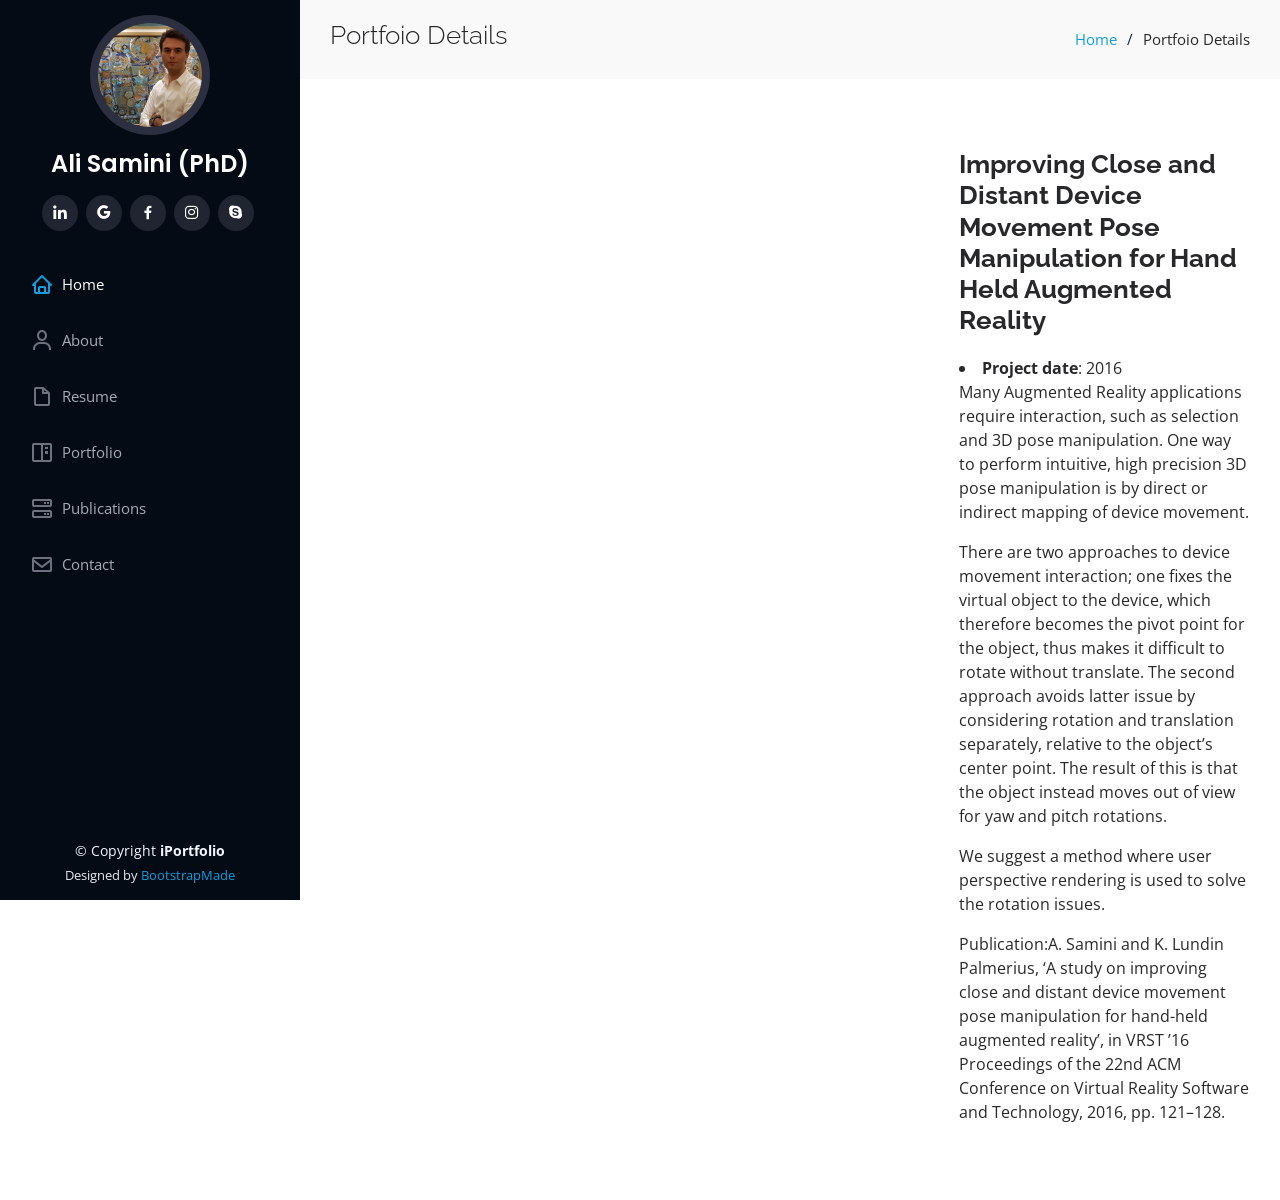
<file: portfolio-details7.html>
<!DOCTYPE html>
<html lang="en">

<head>
  <meta charset="utf-8">
  <meta content="width=device-width, initial-scale=1.0" name="viewport">

  <title>Portfolio Details - iPortfolio Bootstrap Template</title>
  <meta content="" name="description">
  <meta content="" name="keywords">

  <!-- Favicons -->
  <link href="assets/img/favicon.png" rel="icon">
  <link href="assets/img/apple-touch-icon.png" rel="apple-touch-icon">

  <!-- Google Fonts -->
  <link href="https://fonts.googleapis.com/css?family=Open+Sans:300,300i,400,400i,600,600i,700,700i|Raleway:300,300i,400,400i,500,500i,600,600i,700,700i|Poppins:300,300i,400,400i,500,500i,600,600i,700,700i" rel="stylesheet">

  <!-- Vendor CSS Files -->
  <link href="assets/vendor/aos/aos.css" rel="stylesheet">
  <link href="assets/vendor/bootstrap/css/bootstrap.min.css" rel="stylesheet">
  <link href="assets/vendor/bootstrap-icons/bootstrap-icons.css" rel="stylesheet">
  <link href="assets/vendor/boxicons/css/boxicons.min.css" rel="stylesheet">
  <link href="assets/vendor/glightbox/css/glightbox.min.css" rel="stylesheet">
  <link href="assets/vendor/swiper/swiper-bundle.min.css" rel="stylesheet">

  <!-- Template Main CSS File -->
  <link href="assets/css/style.css" rel="stylesheet">

  <!-- =======================================================
  * Template Name: iPortfolio
  * Updated: Jan 09 2024 with Bootstrap v5.3.2
  * Template URL: https://bootstrapmade.com/iportfolio-bootstrap-portfolio-websites-template/
  * Author: BootstrapMade.com
  * License: https://bootstrapmade.com/license/
  ======================================================== -->
</head>

<body>

  <!-- ======= Mobile nav toggle button ======= -->
  <i class="bi bi-list mobile-nav-toggle d-xl-none"></i>

   <!-- ======= Header ======= -->
  <header id="header">
    <div class="d-flex flex-column">

      <div class="profile">
        <img src="assets/img/profile-img.jpg" alt="" class="img-fluid rounded-circle">
        <h1 class="text-light"><a href="index.html">Ali Samini (PhD)</a></h1>
        <div class="social-links mt-3 text-center">
          <a href="https://www.linkedin.com/in/ali-samini-179515151/" class="linkedin"><i class="bx bxl-linkedin"></i></a>
          <a href="https://scholar.google.com/citations?user=c8K1OJEAAAAJ&hl=en" class="google-Scholar"><i class="bx bxl-google"></i></a>
          <a href="https://www.facebook.com/ali.samini.9" class="facebook"><i class="bx bxl-facebook"></i></a>
          <a href="https://www.instagram.com/a_samini?utm_source=qr&igsh=MWoxcTF0em9tbnloNA==" class="instagram"><i class="bx bxl-instagram"></i></a>
          <a href="https://join.skype.com/invite/D6ILXjFHP0dI" class="google-plus"><i class="bx bxl-skype"></i></a>
        </div>
      </div>

      <nav id="navbar" class="nav-menu navbar">
        <ul>
          <li><a href="index.html#hero" class="nav-link scrollto active"><i class="bx bx-home"></i> <span>Home</span></a></li>
          <li><a href="index.html#about" class="nav-link scrollto"><i class="bx bx-user"></i> <span>About</span></a></li>
          <li><a href="index.html#resume" class="nav-link scrollto"><i class="bx bx-file-blank"></i> <span>Resume</span></a></li>
          <li><a href="index.html#portfolio" class="nav-link scrollto"><i class="bx bx-book-content"></i> <span>Portfolio</span></a></li>
          <li><a href="index.html#services" class="nav-link scrollto"><i class="bx bx-server"></i> <span>Publications</span></a></li>
          <li><a href="index.html#contact" class="nav-link scrollto"><i class="bx bx-envelope"></i> <span>Contact</span></a></li>
        </ul>
      </nav><!-- .nav-menu -->
    </div>
  </header><!-- End Header -->

  <main id="main">

    <!-- ======= Breadcrumbs ======= -->
    <section id="breadcrumbs" class="breadcrumbs">
      <div class="container">

        <div class="d-flex justify-content-between align-items-center">
          <h2>Portfoio Details</h2>
          <ol>
            <li><a href="index.html">Home</a></li>
            <li>Portfoio Details</li>
          </ol>
        </div>

      </div>
    </section><!-- End Breadcrumbs -->

    <!-- ======= Portfolio Details Section ======= -->
    <section id="portfolio-details" class="portfolio-details">
      <div class="container">

        <div class="row gy-4">

          <div class="col-lg-8">
            <div class="portfolio-details-slider swiper">
              <div class="swiper-wrapper align-items-center">
                <iframe width="800" height="450" src="https://www.youtube.com/embed/ONIk7PxHeYM?si=7PEj-u0ipwGvlmQx" title="YouTube video player" frameborder="0" allow="accelerometer; autoplay; clipboard-write; encrypted-media; gyroscope; picture-in-picture; web-share" allowfullscreen></iframe>
              </div>
              <div class="swiper-pagination"></div>
            </div>
          </div>

          <div class="col-lg-4">
            <div class="portfolio-description">
              <h2>Improving Close and Distant Device Movement Pose Manipulation for Hand Held Augmented Reality</h2>
                <li><strong>Project date</strong>: 2016</li>
              <p>Many Augmented Reality applications require interaction, such as selection and 3D pose manipulation. One way to perform intuitive, high precision 3D pose manipulation is by direct or indirect mapping of device movement.</p>
              <p>There are two approaches to device movement interaction; one fixes the virtual object to the device, which therefore becomes the pivot point for the object, thus makes it difficult to rotate without translate. The second approach avoids latter issue by considering rotation and translation separately, relative to the object’s center point. The result of this is that the object instead moves out of view for yaw and pitch rotations.</p>
              <p>We suggest a method where user perspective rendering is used to solve the rotation issues.</p>
              <p>Publication:A. Samini and K. Lundin Palmerius, ‘A study on improving close and distant device movement pose manipulation for hand-held augmented reality’, in VRST ’16 Proceedings of the 22nd ACM Conference on Virtual Reality Software and Technology, 2016, pp. 121–128.</p>
            </div>
          </div>

        </div>

      </div>
    </section><!-- End Portfolio Details Section -->

  </main><!-- End #main -->

  <!-- ======= Footer ======= -->
  <footer id="footer">
    <div class="container">
      <div class="copyright">
        &copy; Copyright <strong><span>iPortfolio</span></strong>
      </div>
      <div class="credits">
        <!-- All the links in the footer should remain intact. -->
        <!-- You can delete the links only if you purchased the pro version. -->
        <!-- Licensing information: https://bootstrapmade.com/license/ -->
        <!-- Purchase the pro version with working PHP/AJAX contact form: https://bootstrapmade.com/iportfolio-bootstrap-portfolio-websites-template/ -->
        Designed by <a href="https://bootstrapmade.com/">BootstrapMade</a>
      </div>
    </div>
  </footer><!-- End  Footer -->

  <a href="#" class="back-to-top d-flex align-items-center justify-content-center"><i class="bi bi-arrow-up-short"></i></a>

  <!-- Vendor JS Files -->
  <script src="assets/vendor/purecounter/purecounter_vanilla.js"></script>
  <script src="assets/vendor/aos/aos.js"></script>
  <script src="assets/vendor/bootstrap/js/bootstrap.bundle.min.js"></script>
  <script src="assets/vendor/glightbox/js/glightbox.min.js"></script>
  <script src="assets/vendor/isotope-layout/isotope.pkgd.min.js"></script>
  <script src="assets/vendor/swiper/swiper-bundle.min.js"></script>
  <script src="assets/vendor/typed.js/typed.umd.js"></script>
  <script src="assets/vendor/waypoints/noframework.waypoints.js"></script>
  <script src="assets/vendor/php-email-form/validate.js"></script>

  <!-- Template Main JS File -->
  <script src="assets/js/main.js"></script>

</body>

</html>
</file>
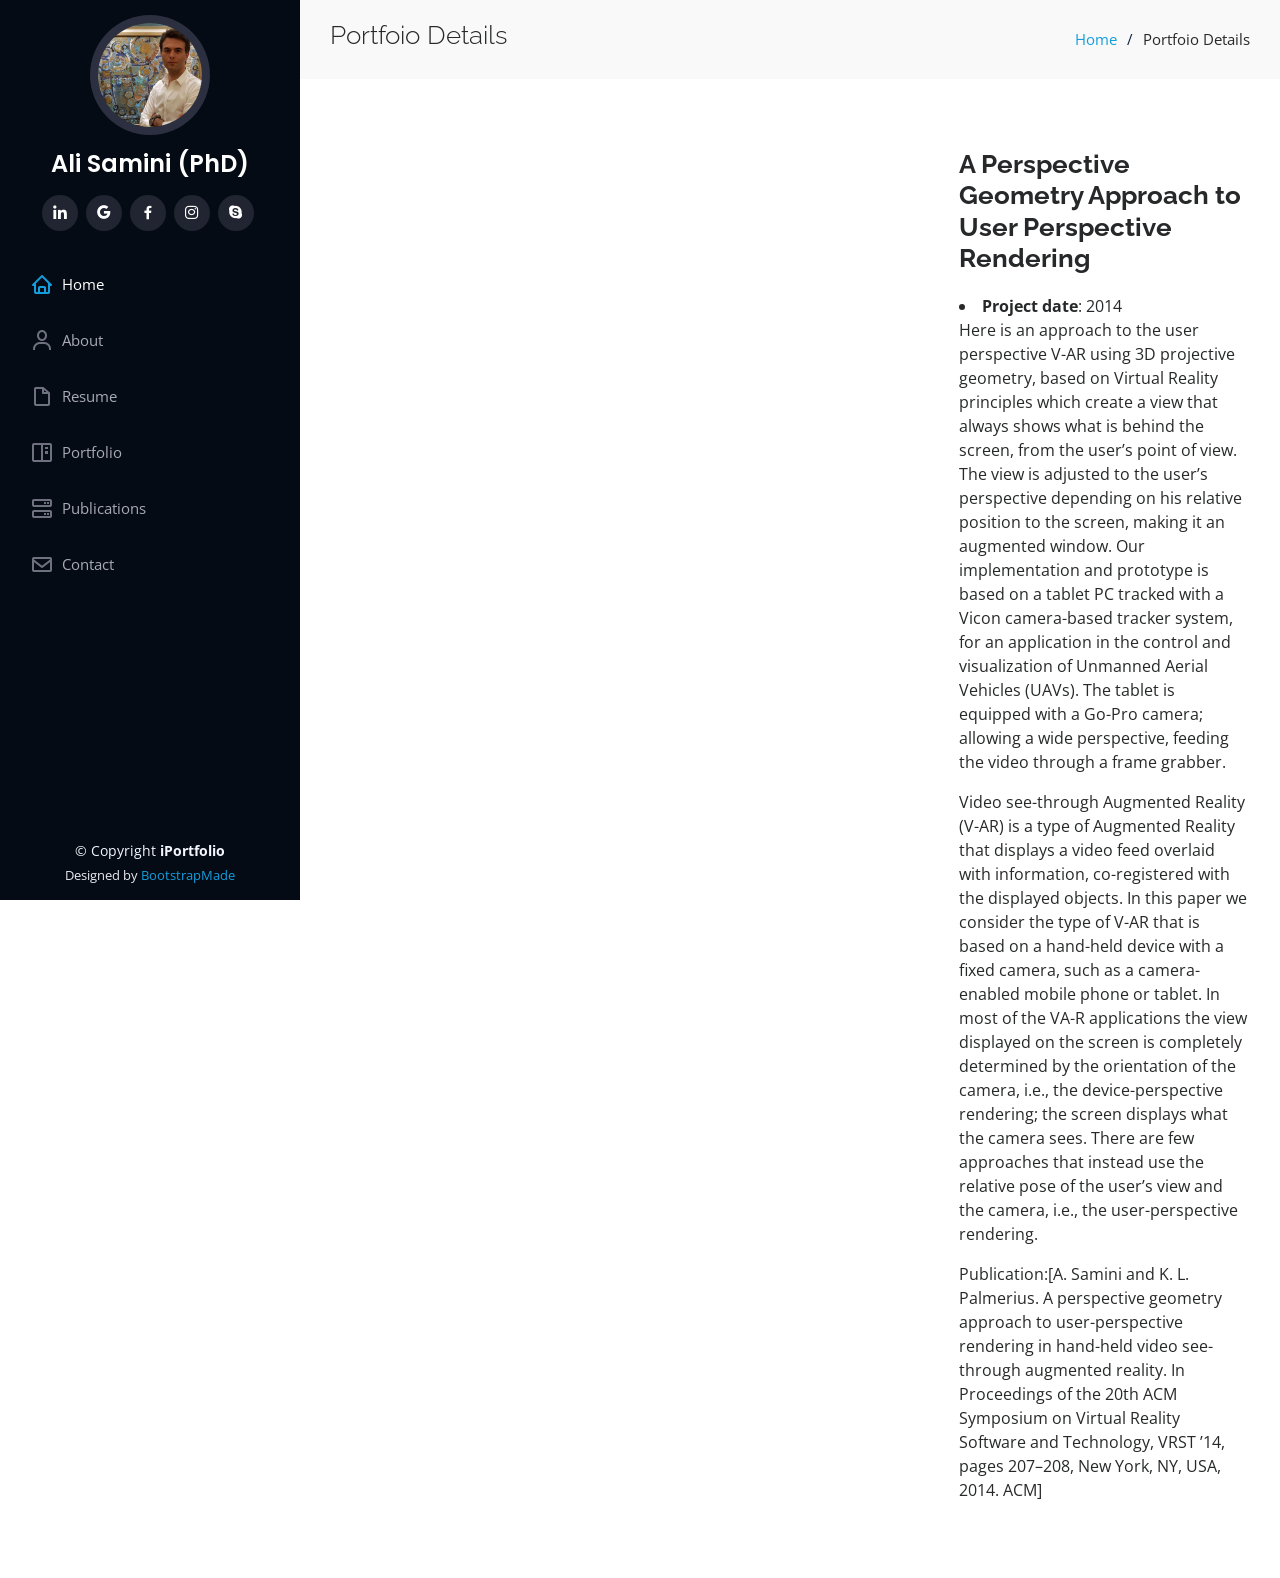
<file: portfolio-details8.html>
<!DOCTYPE html>
<html lang="en">

<head>
  <meta charset="utf-8">
  <meta content="width=device-width, initial-scale=1.0" name="viewport">

  <title>Portfolio Details - iPortfolio Bootstrap Template</title>
  <meta content="" name="description">
  <meta content="" name="keywords">

  <!-- Favicons -->
  <link href="assets/img/favicon.png" rel="icon">
  <link href="assets/img/apple-touch-icon.png" rel="apple-touch-icon">

  <!-- Google Fonts -->
  <link href="https://fonts.googleapis.com/css?family=Open+Sans:300,300i,400,400i,600,600i,700,700i|Raleway:300,300i,400,400i,500,500i,600,600i,700,700i|Poppins:300,300i,400,400i,500,500i,600,600i,700,700i" rel="stylesheet">

  <!-- Vendor CSS Files -->
  <link href="assets/vendor/aos/aos.css" rel="stylesheet">
  <link href="assets/vendor/bootstrap/css/bootstrap.min.css" rel="stylesheet">
  <link href="assets/vendor/bootstrap-icons/bootstrap-icons.css" rel="stylesheet">
  <link href="assets/vendor/boxicons/css/boxicons.min.css" rel="stylesheet">
  <link href="assets/vendor/glightbox/css/glightbox.min.css" rel="stylesheet">
  <link href="assets/vendor/swiper/swiper-bundle.min.css" rel="stylesheet">

  <!-- Template Main CSS File -->
  <link href="assets/css/style.css" rel="stylesheet">

  <!-- =======================================================
  * Template Name: iPortfolio
  * Updated: Jan 09 2024 with Bootstrap v5.3.2
  * Template URL: https://bootstrapmade.com/iportfolio-bootstrap-portfolio-websites-template/
  * Author: BootstrapMade.com
  * License: https://bootstrapmade.com/license/
  ======================================================== -->
</head>

<body>

  <!-- ======= Mobile nav toggle button ======= -->
  <i class="bi bi-list mobile-nav-toggle d-xl-none"></i>

    <!-- ======= Header ======= -->
  <header id="header">
    <div class="d-flex flex-column">

      <div class="profile">
        <img src="assets/img/profile-img.jpg" alt="" class="img-fluid rounded-circle">
        <h1 class="text-light"><a href="index.html">Ali Samini (PhD)</a></h1>
        <div class="social-links mt-3 text-center">
          <a href="https://www.linkedin.com/in/ali-samini-179515151/" class="linkedin"><i class="bx bxl-linkedin"></i></a>
          <a href="https://scholar.google.com/citations?user=c8K1OJEAAAAJ&hl=en" class="google-Scholar"><i class="bx bxl-google"></i></a>
          <a href="https://www.facebook.com/ali.samini.9" class="facebook"><i class="bx bxl-facebook"></i></a>
          <a href="https://www.instagram.com/a_samini?utm_source=qr&igsh=MWoxcTF0em9tbnloNA==" class="instagram"><i class="bx bxl-instagram"></i></a>
          <a href="https://join.skype.com/invite/D6ILXjFHP0dI" class="google-plus"><i class="bx bxl-skype"></i></a>
        </div>
      </div>

      <nav id="navbar" class="nav-menu navbar">
        <ul>
          <li><a href="index.html#hero" class="nav-link scrollto active"><i class="bx bx-home"></i> <span>Home</span></a></li>
          <li><a href="index.html#about" class="nav-link scrollto"><i class="bx bx-user"></i> <span>About</span></a></li>
          <li><a href="index.html#resume" class="nav-link scrollto"><i class="bx bx-file-blank"></i> <span>Resume</span></a></li>
          <li><a href="index.html#portfolio" class="nav-link scrollto"><i class="bx bx-book-content"></i> <span>Portfolio</span></a></li>
          <li><a href="index.html#services" class="nav-link scrollto"><i class="bx bx-server"></i> <span>Publications</span></a></li>
          <li><a href="index.html#contact" class="nav-link scrollto"><i class="bx bx-envelope"></i> <span>Contact</span></a></li>
        </ul>
      </nav><!-- .nav-menu -->
    </div>
  </header><!-- End Header -->

  <main id="main">

    <!-- ======= Breadcrumbs ======= -->
    <section id="breadcrumbs" class="breadcrumbs">
      <div class="container">

        <div class="d-flex justify-content-between align-items-center">
          <h2>Portfoio Details</h2>
          <ol>
            <li><a href="index.html">Home</a></li>
            <li>Portfoio Details</li>
          </ol>
        </div>

      </div>
    </section><!-- End Breadcrumbs -->

    <!-- ======= Portfolio Details Section ======= -->
    <section id="portfolio-details" class="portfolio-details">
      <div class="container">

        <div class="row gy-4">

          <div class="col-lg-8">
            <div class="portfolio-details-slider swiper">
              <div class="swiper-wrapper align-items-center">
                <iframe width="800" height="450" src="https://www.youtube.com/embed/oWRFCM9gq70?si=ZEkJcUN3rCQdmp8Y" title="YouTube video player" frameborder="0" allow="accelerometer; autoplay; clipboard-write; encrypted-media; gyroscope; picture-in-picture; web-share" allowfullscreen></iframe>
              </div>
              <div class="swiper-pagination"></div>
            </div>
          </div>

          <div class="col-lg-4">
            <div class="portfolio-description">
              <h2>A Perspective Geometry Approach to User Perspective Rendering</h2>
                <li><strong>Project date</strong>: 2014</li>
              <p>Here is an approach to the user perspective V-AR using 3D projective geometry, based on Virtual Reality principles which create a view that always shows what is behind the screen, from the user’s point of view. The view is adjusted to the user’s perspective depending on his relative position to the screen, making it an augmented window. Our implementation and prototype is based on a tablet PC tracked with a Vicon camera-based tracker system, for an application in the control and visualization of Unmanned Aerial Vehicles (UAVs). The tablet is equipped with a Go-Pro camera; allowing a wide perspective, feeding the video through a frame grabber.</p>
              <p>Video see-through Augmented Reality (V-AR) is a type of Augmented Reality that displays a video feed overlaid with information, co-registered with the displayed objects. In this paper we consider the type of V-AR that is based on a hand-held device with a fixed camera, such as a camera-enabled mobile phone or tablet. In most of the VA-R applications the view displayed on the screen is completely determined by the orientation of the camera, i.e., the device-perspective rendering; the screen displays what the camera sees. There are few approaches that instead use the relative pose of the user’s view and the camera, i.e., the user-perspective rendering.</p>
              <p>Publication:[A. Samini and K. L. Palmerius. A perspective geometry approach to user-perspective rendering in hand-held video see-through augmented reality. In Proceedings of the 20th ACM Symposium on Virtual Reality Software and Technology, VRST ’14, pages 207–208, New York, NY, USA, 2014. ACM]</p>
            </div>
          </div>

        </div>

      </div>
    </section><!-- End Portfolio Details Section -->

  </main><!-- End #main -->

  <!-- ======= Footer ======= -->
  <footer id="footer">
    <div class="container">
      <div class="copyright">
        &copy; Copyright <strong><span>iPortfolio</span></strong>
      </div>
      <div class="credits">
        <!-- All the links in the footer should remain intact. -->
        <!-- You can delete the links only if you purchased the pro version. -->
        <!-- Licensing information: https://bootstrapmade.com/license/ -->
        <!-- Purchase the pro version with working PHP/AJAX contact form: https://bootstrapmade.com/iportfolio-bootstrap-portfolio-websites-template/ -->
        Designed by <a href="https://bootstrapmade.com/">BootstrapMade</a>
      </div>
    </div>
  </footer><!-- End  Footer -->

  <a href="#" class="back-to-top d-flex align-items-center justify-content-center"><i class="bi bi-arrow-up-short"></i></a>

  <!-- Vendor JS Files -->
  <script src="assets/vendor/purecounter/purecounter_vanilla.js"></script>
  <script src="assets/vendor/aos/aos.js"></script>
  <script src="assets/vendor/bootstrap/js/bootstrap.bundle.min.js"></script>
  <script src="assets/vendor/glightbox/js/glightbox.min.js"></script>
  <script src="assets/vendor/isotope-layout/isotope.pkgd.min.js"></script>
  <script src="assets/vendor/swiper/swiper-bundle.min.js"></script>
  <script src="assets/vendor/typed.js/typed.umd.js"></script>
  <script src="assets/vendor/waypoints/noframework.waypoints.js"></script>
  <script src="assets/vendor/php-email-form/validate.js"></script>

  <!-- Template Main JS File -->
  <script src="assets/js/main.js"></script>

</body>

</html>
</file>
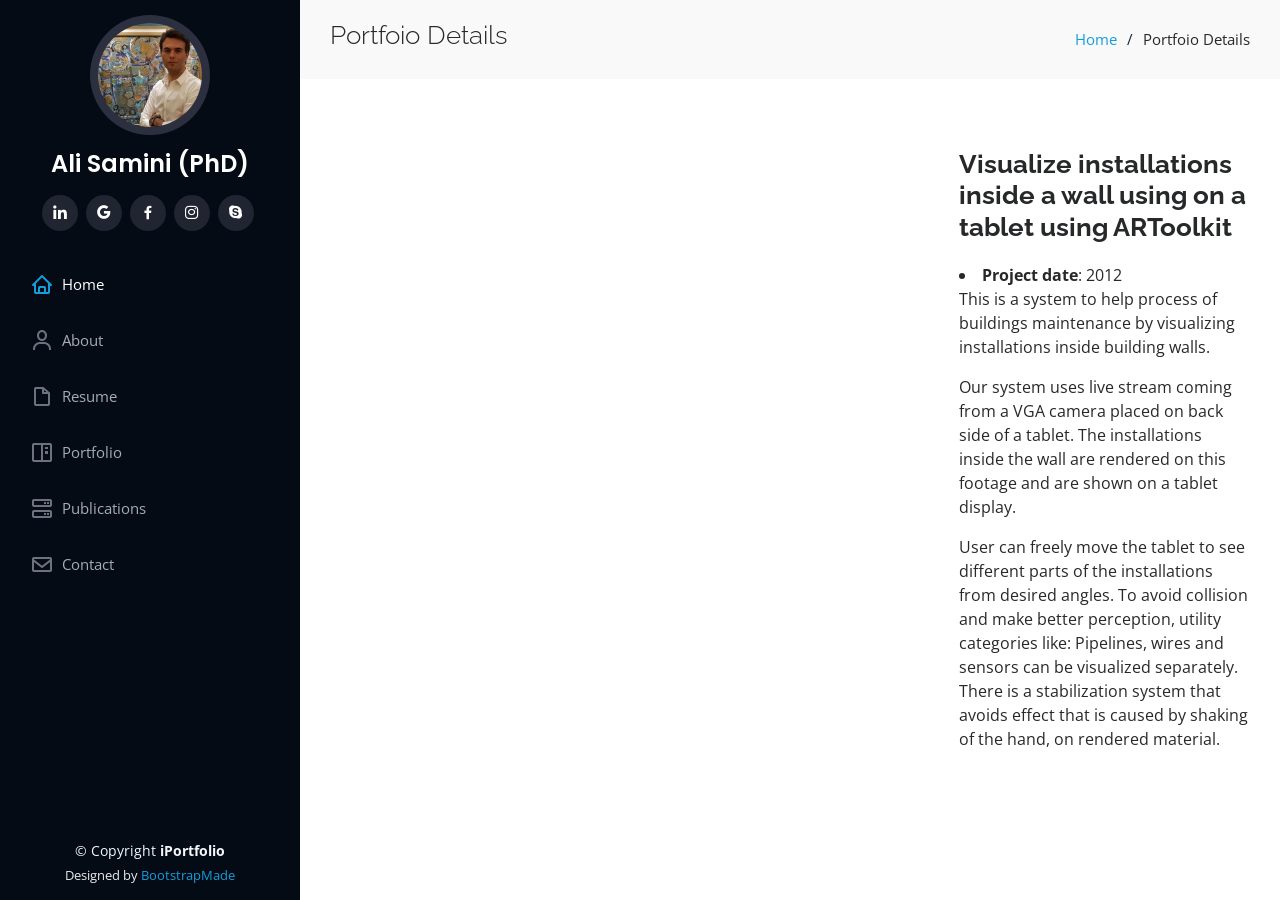
<file: portfolio-details9.html>
<!DOCTYPE html>
<html lang="en">

<head>
  <meta charset="utf-8">
  <meta content="width=device-width, initial-scale=1.0" name="viewport">

  <title>Portfolio Details - iPortfolio Bootstrap Template</title>
  <meta content="" name="description">
  <meta content="" name="keywords">

  <!-- Favicons -->
  <link href="assets/img/favicon.png" rel="icon">
  <link href="assets/img/apple-touch-icon.png" rel="apple-touch-icon">

  <!-- Google Fonts -->
  <link href="https://fonts.googleapis.com/css?family=Open+Sans:300,300i,400,400i,600,600i,700,700i|Raleway:300,300i,400,400i,500,500i,600,600i,700,700i|Poppins:300,300i,400,400i,500,500i,600,600i,700,700i" rel="stylesheet">

  <!-- Vendor CSS Files -->
  <link href="assets/vendor/aos/aos.css" rel="stylesheet">
  <link href="assets/vendor/bootstrap/css/bootstrap.min.css" rel="stylesheet">
  <link href="assets/vendor/bootstrap-icons/bootstrap-icons.css" rel="stylesheet">
  <link href="assets/vendor/boxicons/css/boxicons.min.css" rel="stylesheet">
  <link href="assets/vendor/glightbox/css/glightbox.min.css" rel="stylesheet">
  <link href="assets/vendor/swiper/swiper-bundle.min.css" rel="stylesheet">

  <!-- Template Main CSS File -->
  <link href="assets/css/style.css" rel="stylesheet">

  <!-- =======================================================
  * Template Name: iPortfolio
  * Updated: Jan 09 2024 with Bootstrap v5.3.2
  * Template URL: https://bootstrapmade.com/iportfolio-bootstrap-portfolio-websites-template/
  * Author: BootstrapMade.com
  * License: https://bootstrapmade.com/license/
  ======================================================== -->
</head>

<body>

  <!-- ======= Mobile nav toggle button ======= -->
  <i class="bi bi-list mobile-nav-toggle d-xl-none"></i>

  <!-- ======= Header ======= -->
  <header id="header">
    <div class="d-flex flex-column">

      <div class="profile">
        <img src="assets/img/profile-img.jpg" alt="" class="img-fluid rounded-circle">
        <h1 class="text-light"><a href="index.html">Ali Samini (PhD)</a></h1>
        <div class="social-links mt-3 text-center">
          <a href="https://www.linkedin.com/in/ali-samini-179515151/" class="linkedin"><i class="bx bxl-linkedin"></i></a>
          <a href="https://scholar.google.com/citations?user=c8K1OJEAAAAJ&hl=en" class="google-Scholar"><i class="bx bxl-google"></i></a>
          <a href="https://www.facebook.com/ali.samini.9" class="facebook"><i class="bx bxl-facebook"></i></a>
          <a href="https://www.instagram.com/a_samini?utm_source=qr&igsh=MWoxcTF0em9tbnloNA==" class="instagram"><i class="bx bxl-instagram"></i></a>
          <a href="https://join.skype.com/invite/D6ILXjFHP0dI" class="google-plus"><i class="bx bxl-skype"></i></a>
        </div>
      </div>

      <nav id="navbar" class="nav-menu navbar">
        <ul>
          <li><a href="index.html#hero" class="nav-link scrollto active"><i class="bx bx-home"></i> <span>Home</span></a></li>
          <li><a href="index.html#about" class="nav-link scrollto"><i class="bx bx-user"></i> <span>About</span></a></li>
          <li><a href="index.html#resume" class="nav-link scrollto"><i class="bx bx-file-blank"></i> <span>Resume</span></a></li>
          <li><a href="index.html#portfolio" class="nav-link scrollto"><i class="bx bx-book-content"></i> <span>Portfolio</span></a></li>
          <li><a href="index.html#services" class="nav-link scrollto"><i class="bx bx-server"></i> <span>Publications</span></a></li>
          <li><a href="index.html#contact" class="nav-link scrollto"><i class="bx bx-envelope"></i> <span>Contact</span></a></li>
        </ul>
      </nav><!-- .nav-menu -->
    </div>
  </header><!-- End Header -->

  <main id="main">

    <!-- ======= Breadcrumbs ======= -->
    <section id="breadcrumbs" class="breadcrumbs">
      <div class="container">

        <div class="d-flex justify-content-between align-items-center">
          <h2>Portfoio Details</h2>
          <ol>
            <li><a href="index.html">Home</a></li>
            <li>Portfoio Details</li>
          </ol>
        </div>

      </div>
    </section><!-- End Breadcrumbs -->

    <!-- ======= Portfolio Details Section ======= -->
    <section id="portfolio-details" class="portfolio-details">
      <div class="container">

        <div class="row gy-4">

          <div class="col-lg-8">
            <div class="portfolio-details-slider swiper">
              <div class="swiper-wrapper align-items-center">
                <iframe width="800" height="450" src="https://www.youtube.com/embed/LrAYfU4B4JA?si=NTq1VBqbmpt-d49Q" title="YouTube video player" frameborder="0" allow="accelerometer; autoplay; clipboard-write; encrypted-media; gyroscope; picture-in-picture; web-share" allowfullscreen></iframe>
              </div>
              <div class="swiper-pagination"></div>
            </div>
          </div>

          <div class="col-lg-4">
            <div class="portfolio-description">
              <h2>Visualize installations inside a wall using on a tablet using ARToolkit</h2>
                <li><strong>Project date</strong>: 2012</li>
              <p>This is a system to help process of buildings maintenance by visualizing installations inside building walls.</p>
              <p>Our system uses live stream coming from a VGA camera placed on back side of a tablet. The installations inside the wall are rendered on this footage and are shown on a tablet display.</p>
              <p>User can freely move the tablet to see different parts of the installations from desired angles. To avoid collision and make better perception, utility categories like: Pipelines, wires and sensors can be visualized separately. There is a stabilization system that avoids effect that is caused by shaking of the hand, on rendered material.</p>
            </div>
          </div>

        </div>

      </div>
    </section><!-- End Portfolio Details Section -->

  </main><!-- End #main -->

  <!-- ======= Footer ======= -->
  <footer id="footer">
    <div class="container">
      <div class="copyright">
        &copy; Copyright <strong><span>iPortfolio</span></strong>
      </div>
      <div class="credits">
        <!-- All the links in the footer should remain intact. -->
        <!-- You can delete the links only if you purchased the pro version. -->
        <!-- Licensing information: https://bootstrapmade.com/license/ -->
        <!-- Purchase the pro version with working PHP/AJAX contact form: https://bootstrapmade.com/iportfolio-bootstrap-portfolio-websites-template/ -->
        Designed by <a href="https://bootstrapmade.com/">BootstrapMade</a>
      </div>
    </div>
  </footer><!-- End  Footer -->

  <a href="#" class="back-to-top d-flex align-items-center justify-content-center"><i class="bi bi-arrow-up-short"></i></a>

  <!-- Vendor JS Files -->
  <script src="assets/vendor/purecounter/purecounter_vanilla.js"></script>
  <script src="assets/vendor/aos/aos.js"></script>
  <script src="assets/vendor/bootstrap/js/bootstrap.bundle.min.js"></script>
  <script src="assets/vendor/glightbox/js/glightbox.min.js"></script>
  <script src="assets/vendor/isotope-layout/isotope.pkgd.min.js"></script>
  <script src="assets/vendor/swiper/swiper-bundle.min.js"></script>
  <script src="assets/vendor/typed.js/typed.umd.js"></script>
  <script src="assets/vendor/waypoints/noframework.waypoints.js"></script>
  <script src="assets/vendor/php-email-form/validate.js"></script>

  <!-- Template Main JS File -->
  <script src="assets/js/main.js"></script>

</body>

</html>
</file>
<file: assets/css/pointypixel-home.css>
:root {
  --ink: #070707;
  --ink-soft: #111111;
  --paper: #f4f2ec;
  --paper-soft: #dbd8d0;
  --muted: #97948d;
  --line: rgba(244, 242, 236, 0.16);
  --red: #ef0713;
  --page-pad: clamp(1.25rem, 4vw, 4.5rem);
  --header-height: 5.5rem;
  --ease: cubic-bezier(.2, .78, .25, 1);
}

* {
  box-sizing: border-box;
}

html {
  scroll-behavior: smooth;
  background: var(--ink);
}

body {
  margin: 0;
  color: var(--paper);
  background: var(--ink);
  font-family: Arial, Helvetica, sans-serif;
  font-size: 16px;
  line-height: 1.5;
  overflow-x: hidden;
}

body.menu-open {
  overflow: hidden;
}

a {
  color: inherit;
  text-decoration: none;
}

img {
  display: block;
  max-width: 100%;
}

button,
a {
  -webkit-tap-highlight-color: transparent;
}

button:focus-visible,
a:focus-visible {
  outline: 2px solid var(--red);
  outline-offset: 4px;
}

.sr-only {
  position: absolute;
  width: 1px;
  height: 1px;
  padding: 0;
  margin: -1px;
  overflow: hidden;
  clip: rect(0, 0, 0, 0);
  white-space: nowrap;
  border: 0;
}

.skip-link {
  position: fixed;
  top: 1rem;
  left: 1rem;
  z-index: 200;
  padding: .75rem 1rem;
  color: var(--ink);
  background: var(--paper);
  transform: translateY(-160%);
  transition: transform .2s ease;
}

.skip-link:focus {
  transform: translateY(0);
}

.site-header {
  position: fixed;
  inset: 0 0 auto;
  z-index: 100;
  height: var(--header-height);
  display: flex;
  align-items: center;
  justify-content: space-between;
  padding-inline: var(--page-pad);
  border-bottom: 1px solid transparent;
  transition: background .35s ease, border-color .35s ease;
}

.site-header.is-scrolled {
  height: var(--header-height);
  background: rgba(7, 7, 7, .88);
  border-color: var(--line);
  backdrop-filter: blur(18px);
}

.brand-mark {
  position: relative;
  z-index: 3;
  display: block;
  width: 2.9rem;
  line-height: 0;
  background: transparent;
}

.brand-mark img {
  width: 100%;
  height: auto;
}

.site-nav {
  display: flex;
  align-items: center;
  gap: clamp(1.25rem, 2.5vw, 2.75rem);
  font-size: .72rem;
  font-weight: 700;
  letter-spacing: .14em;
  text-transform: uppercase;
}

.site-nav a {
  position: relative;
  padding-block: .5rem;
}

.site-nav a::after {
  content: "";
  position: absolute;
  left: 0;
  right: 100%;
  bottom: 0;
  height: 2px;
  background: var(--red);
  transition: right .3s var(--ease);
}

.site-nav a:hover::after,
.site-nav a:focus-visible::after {
  right: 0;
}

.site-nav .nav-profile {
  padding: .85rem 1rem;
  border: 1px solid var(--line);
}

.site-nav .nav-profile::after {
  display: none;
}

.site-nav .nav-profile:hover {
  color: var(--ink);
  background: var(--paper);
}

.menu-toggle {
  position: relative;
  z-index: 3;
  display: none;
  min-height: 2.75rem;
  padding: .65rem 0;
  color: var(--paper);
  background: transparent;
  border: 0;
  font: inherit;
  font-size: .7rem;
  font-weight: 700;
  letter-spacing: .14em;
  text-transform: uppercase;
}

.hero {
  position: relative;
  min-height: 100svh;
  display: grid;
  place-items: center;
  padding: calc(var(--header-height) + 3rem) var(--page-pad) 6rem;
  isolation: isolate;
  overflow: hidden;
}

.hero::before {
  content: "";
  position: absolute;
  inset: 0;
  z-index: -3;
  background: #000;
}

.hero-grid {
  position: absolute;
  inset: 0;
  z-index: -2;
  opacity: .46;
  background-image:
    linear-gradient(rgba(255, 255, 255, .045) 1px, transparent 1px),
    linear-gradient(90deg, rgba(255, 255, 255, .045) 1px, transparent 1px);
  background-size: clamp(46px, 6vw, 88px) clamp(46px, 6vw, 88px);
  mask-image: linear-gradient(to bottom, black, transparent 88%);
}

.hero-content {
  width: min(100%, 112rem);
  text-align: center;
}

.eyebrow {
  margin: 0;
  color: var(--paper-soft);
  font-size: clamp(.65rem, .8vw, .82rem);
  font-weight: 700;
  letter-spacing: .2em;
  text-transform: uppercase;
}

.hero-logo {
  display: block;
  width: min(94%, 78rem);
  margin: clamp(2rem, 5vh, 4.5rem) auto clamp(1.5rem, 4vh, 3.5rem);
}

.hero-logo img {
  width: 100%;
  height: auto;
}

.hero-statement {
  min-height: 2.5em;
  margin: 0;
  color: var(--paper-soft);
  font-size: clamp(1.1rem, 2vw, 2rem);
  font-weight: 400;
  line-height: 1.25;
  letter-spacing: -.02em;
}

.hero-lead {
  color: var(--muted);
}

.hero-statement .typed {
  color: var(--paper);
  font-weight: 700;
}

.typed-cursor {
  color: var(--red);
}

.typed-cursor {
  font-weight: 300;
}

.hero-actions {
  display: flex;
  justify-content: center;
  align-items: center;
  gap: .85rem;
  margin-top: clamp(2rem, 4vh, 3.5rem);
}

.button {
  display: inline-flex;
  align-items: center;
  justify-content: center;
  min-height: 3.5rem;
  padding: .9rem 1.35rem;
  font-size: .72rem;
  font-weight: 800;
  letter-spacing: .12em;
  text-transform: uppercase;
  transition: color .25s ease, background .25s ease, border-color .25s ease, transform .25s ease;
}

.button:hover {
  transform: translateY(-2px);
}

.button--primary {
  color: var(--paper);
  background: var(--red);
  border: 1px solid var(--red);
  clip-path: polygon(0 0, calc(100% - 11px) 0, 100% 11px, 100% 100%, 0 100%);
}

.button--primary:hover {
  background: #ff1621;
}

.button--quiet {
  border: 1px solid var(--line);
}

.button--quiet:hover {
  color: var(--ink);
  background: var(--paper);
  border-color: var(--paper);
}

.pixel-orbit {
  position: absolute;
  width: .75rem;
  height: .75rem;
  background: var(--red);
  box-shadow: 1.5rem 0 0 rgba(239, 7, 19, .26), 0 1.5rem 0 rgba(239, 7, 19, .12);
}

.pixel-orbit--one {
  top: 24%;
  left: 8%;
  animation: pixelDrift 7s ease-in-out infinite;
}

.pixel-orbit--two {
  right: 9%;
  bottom: 21%;
  width: .45rem;
  height: .45rem;
  animation: pixelDrift 8s ease-in-out -3s infinite reverse;
}

.scroll-cue {
  position: absolute;
  right: var(--page-pad);
  bottom: 2rem;
  display: flex;
  align-items: center;
  gap: .75rem;
  color: var(--muted);
  font-size: .65rem;
  font-weight: 700;
  letter-spacing: .17em;
  text-transform: uppercase;
  writing-mode: vertical-rl;
}

.scroll-cue i {
  display: block;
  width: 1px;
  height: 3.5rem;
  background: linear-gradient(var(--red), transparent);
}

.signal-strip {
  width: 100%;
  overflow: hidden;
  color: var(--ink);
  background: var(--paper);
  border-block: 1px solid var(--paper);
}

.signal-track {
  display: flex;
  width: max-content;
  align-items: center;
  gap: 2rem;
  padding-block: 1rem;
  animation: signalMove 30s linear infinite;
  font-size: .75rem;
  font-weight: 900;
  letter-spacing: .18em;
  text-transform: uppercase;
}

.signal-track i {
  width: .45rem;
  height: .45rem;
  background: var(--red);
}

.section {
  padding: clamp(6rem, 12vw, 11rem) var(--page-pad);
}

.section-label {
  display: flex;
  align-items: center;
  gap: .75rem;
  margin-bottom: clamp(3rem, 6vw, 6rem);
  color: var(--muted);
  font-size: .67rem;
  font-weight: 800;
  letter-spacing: .17em;
  text-transform: uppercase;
}

.section-label span {
  color: var(--red);
}

.section-label::after {
  content: "";
  width: min(6rem, 12vw);
  height: 1px;
  background: currentColor;
  opacity: .4;
}

.display-heading {
  margin: 0;
  max-width: 13ch;
  font-size: clamp(3.2rem, 8vw, 9.5rem);
  font-weight: 900;
  line-height: .88;
  letter-spacing: -.075em;
  text-transform: uppercase;
}

.display-heading--narrow {
  max-width: 9ch;
}

.about {
  background: var(--paper);
  color: var(--ink);
}

.about-copy {
  display: grid;
  grid-template-columns: minmax(0, 1.65fr) minmax(17rem, .75fr);
  align-items: end;
  gap: clamp(3rem, 8vw, 9rem);
}

.about-detail {
  max-width: 36rem;
  padding-top: 2rem;
  border-top: 1px solid rgba(7, 7, 7, .25);
  font-size: clamp(1.05rem, 1.5vw, 1.35rem);
}

.about-detail p {
  margin: 0 0 1.25rem;
}

.capabilities {
  position: relative;
  background: var(--ink-soft);
}

.capability-grid {
  display: grid;
  grid-template-columns: repeat(3, minmax(0, 1fr));
  margin-top: clamp(4rem, 8vw, 8rem);
  border-top: 1px solid var(--line);
  border-left: 1px solid var(--line);
}

.capability-card {
  position: relative;
  min-height: 29rem;
  display: flex;
  flex-direction: column;
  padding: clamp(1.5rem, 3vw, 3rem);
  border-right: 1px solid var(--line);
  border-bottom: 1px solid var(--line);
  overflow: hidden;
  transition: color .4s var(--ease), background .4s var(--ease);
}

.capability-card:hover {
  color: var(--ink);
  background: var(--paper);
}

.capability-number {
  color: var(--red);
  font-size: .72rem;
  font-weight: 800;
  letter-spacing: .15em;
}

.capability-card h3 {
  margin: auto 0 2rem;
  font-size: clamp(2rem, 3.3vw, 4.5rem);
  font-weight: 900;
  line-height: .94;
  letter-spacing: -.055em;
  text-transform: uppercase;
}

.capability-card p {
  max-width: 28rem;
  margin: 0;
  color: var(--muted);
  font-size: .98rem;
}

.capability-card:hover p {
  color: #4b4944;
}

.card-point {
  position: absolute;
  top: 0;
  right: 0;
  width: 1.1rem;
  height: 1.1rem;
  background: var(--red);
  transform: translate(100%, -100%);
  transition: transform .4s var(--ease);
}

.capability-card:hover .card-point {
  transform: translate(0, 0);
}

.project {
  min-height: min(60rem, 100svh);
  display: grid;
  grid-template-columns: minmax(0, 1.4fr) minmax(22rem, .75fr);
  background: #090b0d;
}

.project-visual {
  position: relative;
  min-height: 48rem;
  overflow: hidden;
}

.project-visual img {
  width: 100%;
  height: 100%;
  object-fit: cover;
  filter: saturate(.75) contrast(1.08);
  transition: transform 1.2s var(--ease), filter 1.2s var(--ease);
}

.project:hover .project-visual img {
  transform: scale(1.025);
  filter: saturate(.95) contrast(1.04);
}

.project-shade {
  position: absolute;
  inset: 0;
  background: linear-gradient(90deg, transparent 65%, rgba(9, 11, 13, .72)), linear-gradient(0deg, rgba(0, 0, 0, .55), transparent 38%);
}

.project-status {
  position: absolute;
  left: clamp(1.25rem, 4vw, 4rem);
  bottom: clamp(1.25rem, 4vw, 4rem);
  display: flex;
  align-items: center;
  gap: .7rem;
  margin: 0;
  padding: .75rem 1rem;
  background: rgba(7, 7, 7, .72);
  border: 1px solid rgba(255, 255, 255, .16);
  backdrop-filter: blur(12px);
  font-size: .68rem;
  font-weight: 800;
  letter-spacing: .14em;
  text-transform: uppercase;
}

.project-status span {
  width: .55rem;
  height: .55rem;
  background: var(--red);
  animation: statusPulse 2s ease-in-out infinite;
}

.project-copy {
  display: flex;
  flex-direction: column;
  justify-content: center;
  padding: clamp(3rem, 6vw, 7rem);
}

.section-label--light {
  margin-bottom: auto;
}

.project-kicker {
  margin: clamp(3rem, 10vh, 8rem) 0 1.5rem;
  color: var(--muted);
  font-size: .7rem;
  font-weight: 800;
  letter-spacing: .16em;
  text-transform: uppercase;
}

.project-copy h2 {
  margin: 0;
  font-size: clamp(4rem, 8vw, 9rem);
  font-weight: 900;
  line-height: .78;
  letter-spacing: -.08em;
  text-transform: uppercase;
}

.project-description {
  max-width: 32rem;
  margin: clamp(2.5rem, 5vw, 5rem) 0 1.25rem;
  color: var(--paper-soft);
  font-size: clamp(1.05rem, 1.35vw, 1.35rem);
}

.project-note {
  align-self: flex-start;
  margin-top: .75rem;
  padding: .8rem 0;
  color: var(--paper);
  border-bottom: 1px solid var(--red);
  font-size: .7rem;
  font-weight: 800;
  letter-spacing: .13em;
  text-transform: uppercase;
  transition: color .25s ease;
}

.project-note:hover { color: var(--red); }

.profile-link {
  color: var(--ink);
  background: var(--paper);
}

.profile-card {
  display: flex;
  align-items: center;
  justify-content: space-between;
  gap: 2rem;
  padding: clamp(2rem, 4vw, 4.5rem) 0;
  border-top: 1px solid rgba(7, 7, 7, .28);
  border-bottom: 1px solid rgba(7, 7, 7, .28);
}

.profile-card p {
  margin: 0 0 .85rem;
  color: #69665f;
  font-size: .7rem;
  font-weight: 800;
  letter-spacing: .16em;
  text-transform: uppercase;
}

.profile-card h2 {
  margin: 0 0 .7rem;
  font-size: clamp(2.2rem, 6vw, 6.8rem);
  line-height: .95;
  letter-spacing: -.06em;
}

.profile-card div > span {
  color: #69665f;
}

.profile-arrow {
  flex: 0 0 auto;
  display: grid;
  place-items: center;
  width: clamp(4.5rem, 9vw, 8rem);
  height: clamp(4.5rem, 9vw, 8rem);
  color: var(--paper);
  background: var(--ink);
  font-size: clamp(1.5rem, 3vw, 3rem);
  clip-path: polygon(0 0, calc(100% - 20px) 0, 100% 20px, 100% 100%, 0 100%);
  transition: background .3s ease, transform .3s var(--ease);
}

.profile-card:hover .profile-arrow {
  background: var(--red);
  transform: rotate(4deg) scale(1.04);
}

.contact {
  position: relative;
  min-height: 80svh;
  display: flex;
  flex-direction: column;
  justify-content: center;
  align-items: flex-start;
  padding: clamp(6rem, 12vw, 11rem) var(--page-pad);
  overflow: hidden;
  background: var(--red);
}

.contact::before {
  content: "";
  position: absolute;
  inset: 0;
  opacity: .08;
  background-image: linear-gradient(#fff 1px, transparent 1px), linear-gradient(90deg, #fff 1px, transparent 1px);
  background-size: 5vw 5vw;
}

.contact .eyebrow,
.contact h2,
.contact-email {
  position: relative;
  z-index: 1;
}

.contact h2 {
  margin: clamp(2rem, 5vw, 4rem) 0;
  font-size: clamp(4rem, 11vw, 13rem);
  font-weight: 900;
  line-height: .77;
  letter-spacing: -.085em;
  text-transform: uppercase;
}

.contact-email {
  padding-bottom: .35rem;
  border-bottom: 2px solid rgba(255, 255, 255, .65);
  font-size: clamp(1rem, 2.2vw, 2rem);
  font-weight: 700;
  transition: border-color .25s ease;
}

.contact-email:hover {
  border-color: var(--ink);
}

.contact-pixel {
  position: absolute;
  right: 8vw;
  top: 10vw;
  width: clamp(4rem, 9vw, 9rem);
  height: clamp(4rem, 9vw, 9rem);
  border: clamp(.75rem, 1.5vw, 1.5rem) solid rgba(7, 7, 7, .18);
  transform: rotate(10deg);
}

.site-footer {
  min-height: 8rem;
  display: grid;
  grid-template-columns: 1fr auto 1fr;
  align-items: center;
  gap: 2rem;
  padding: 2rem var(--page-pad);
  border-top: 1px solid var(--line);
  color: var(--muted);
  font-size: .7rem;
  letter-spacing: .11em;
  text-transform: uppercase;
}

.site-footer a {
  color: var(--paper);
  font-weight: 900;
}

.site-footer p {
  margin: 0;
}

.site-footer p:last-child {
  text-align: right;
}

.reveal {
  opacity: 0;
  transform: translateY(2.25rem);
  transition: opacity .9s var(--ease), transform .9s var(--ease);
}

.reveal--logo {
  transform: translateY(2.25rem) scale(.975);
}

.reveal.is-visible {
  opacity: 1;
  transform: translateY(0) scale(1);
}

@keyframes pixelDrift {
  0%, 100% { transform: translate(0, 0); }
  50% { transform: translate(1.75rem, -1.25rem); }
}

@keyframes signalMove {
  to { transform: translateX(-50%); }
}

@keyframes statusPulse {
  0%, 100% { opacity: 1; box-shadow: 0 0 0 0 rgba(239, 7, 19, .5); }
  50% { opacity: .75; box-shadow: 0 0 0 7px rgba(239, 7, 19, 0); }
}

@media (max-width: 980px) {
  .menu-toggle {
    display: flex;
    align-items: center;
    gap: .7rem;
  }

  body.menu-open .site-header {
    background: #000;
    border-color: var(--line);
    backdrop-filter: blur(18px);
  }

  .menu-toggle i {
    position: relative;
    width: 1.5rem;
    height: 1px;
    background: currentColor;
  }

  .menu-toggle i::after {
    content: "";
    position: absolute;
    top: .42rem;
    right: 0;
    width: 1rem;
    height: 1px;
    background: currentColor;
    transition: width .25s ease, transform .25s ease;
  }

  .menu-toggle[aria-expanded="true"] i {
    transform: rotate(45deg);
  }

  .menu-toggle[aria-expanded="true"] i::after {
    top: 0;
    width: 1.5rem;
    transform: rotate(90deg);
  }

  .site-nav {
    position: fixed;
    inset: calc(var(--header-height) + .65rem) var(--page-pad) auto;
    z-index: 2;
    display: grid;
    flex-direction: column;
    align-items: stretch;
    gap: 0;
    max-height: calc(100svh - var(--header-height) - 1.3rem);
    padding: .45rem 1.15rem 1.15rem;
    overflow-y: auto;
    color: var(--ink);
    background: var(--paper);
    border: 1px solid rgba(7, 7, 7, .18);
    box-shadow: 0 1.2rem 3.5rem rgba(0, 0, 0, .38);
    visibility: hidden;
    opacity: 0;
    pointer-events: none;
    transform: translateY(-.65rem);
    transition: opacity .3s ease, transform .3s var(--ease), visibility .3s;
  }

  .site-nav.is-open {
    visibility: visible;
    opacity: 1;
    pointer-events: auto;
    transform: translateY(0);
  }

  .site-nav a {
    width: 100%;
    padding: 1rem 0;
    border-bottom: 1px solid rgba(7, 7, 7, .16);
    font-size: .82rem;
    line-height: 1.25;
    letter-spacing: .13em;
    text-transform: uppercase;
  }

  .site-nav a::after { display: none; }

  .site-nav a:hover,
  .site-nav a:focus-visible { color: var(--red); }

  .site-nav .nav-profile {
    display: flex;
    justify-content: space-between;
    margin-top: .7rem;
    padding: .95rem 1rem;
    color: var(--paper);
    background: var(--ink);
    border: 0;
    font-size: .72rem;
    letter-spacing: .12em;
    text-transform: uppercase;
  }

  .site-nav .nav-profile:hover,
  .site-nav .nav-profile:focus-visible {
    color: var(--paper);
    background: var(--red);
  }

  .about-copy {
    grid-template-columns: 1fr;
  }

  .capability-grid {
    grid-template-columns: 1fr;
  }

  .capability-card {
    min-height: 24rem;
  }

  .project {
    grid-template-columns: 1fr;
  }

  .project-visual {
    min-height: 65vw;
  }

  .project-shade {
    background: linear-gradient(0deg, rgba(9, 11, 13, .5), transparent 50%);
  }

  .project-copy {
    min-height: 42rem;
  }

  .section-label--light {
    margin-bottom: 0;
  }

  .site-footer {
    grid-template-columns: 1fr;
  }

  .site-footer p:last-child {
    text-align: left;
  }
}

@media (max-width: 640px) {
  :root {
    --page-pad: 1.25rem;
    --header-height: 4.75rem;
  }

  .hero {
    min-height: 48rem;
  }

  .hero-logo {
    width: 108%;
    margin-left: -4%;
  }

  .hero-actions {
    flex-direction: column;
  }

  .button {
    width: 100%;
  }

  .scroll-cue,
  .pixel-orbit--two {
    display: none;
  }

  .display-heading {
    max-width: 100%;
    font-size: clamp(2.55rem, 11.5vw, 5.2rem);
  }

  .about-copy,
  .about-copy > *,
  .capabilities > * { min-width: 0; }

  .capability-card {
    min-height: 21rem;
  }

  .project-visual {
    min-height: 78vw;
  }

  .project-copy {
    min-height: 36rem;
    padding: 3.5rem 1.25rem;
  }

  .profile-card {
    align-items: flex-end;
  }

  .profile-card div > span {
    display: block;
    max-width: 17rem;
    font-size: .8rem;
  }

  .contact {
    min-height: 42rem;
  }

  .contact-email { max-width: 100%; overflow-wrap: anywhere; }
}

@media (prefers-reduced-motion: reduce) {
  html {
    scroll-behavior: auto;
  }

  *,
  *::before,
  *::after {
    animation-duration: .01ms !important;
    animation-iteration-count: 1 !important;
    transition-duration: .01ms !important;
  }

  .reveal {
    opacity: 1;
    transform: none;
  }
}
</file>
<file: assets/css/pointypixel-brand.css>
.pp-brand {
  position: relative;
  z-index: 3;
  display: inline-flex;
  align-items: center;
  flex: 0 0 auto;
  gap: .8rem;
  color: #f4f2ec;
  font-family: Arial, Helvetica, sans-serif;
  font-size: .68rem;
  font-weight: 800;
  letter-spacing: .16em;
  line-height: 1;
  text-transform: uppercase;
  text-decoration: none;
  white-space: nowrap;
  transition: opacity .2s ease;
}

.pp-brand:hover,
.pp-brand:focus { color: #f4f2ec; }
.pp-brand:hover { opacity: .82; }

.pp-brand__mark {
  display: block;
  flex: 0 0 3rem;
  width: 3rem;
  height: 3rem;
  background: transparent;
  line-height: 0;
  overflow: visible;
}

.pp-brand__mark img {
  display: block;
  width: 100%;
  height: 100%;
  max-width: none;
  object-fit: contain;
}

.pp-brand--icon-only {
  gap: 0;
}

.pp-brand--footer-icon {
  display: flex;
  width: max-content;
  margin: 0 auto 1.75rem;
}
</file>
<file: cv/enhancements.css>
:root { --pp-ink:#10151c; --pp-muted:#646d78; --pp-paper:#f5f7fa; --pp-night:#05080d; --pp-soft:#090d13; --pp-accent:#004fae; --pp-shine:#238ff3; --pp-line:rgba(16,21,28,.14); }

a { color:var(--pp-accent); }
a:hover { color:var(--pp-shine); }
.back-to-top,.mobile-nav-toggle { background:var(--pp-accent); box-shadow:0 7px 20px rgba(0,79,174,.28); }
.back-to-top:hover,.mobile-nav-toggle:hover { background:var(--pp-shine); }
.mobile-nav-toggle > i { color:#fff; font-size:24px; line-height:1; }

#header { width: 270px; padding: 28px 20px; background:var(--pp-night); border-right:1px solid rgba(255,255,255,.08); }
#main { margin-left:270px; }
#footer { left:0; width:270px; background:var(--pp-night); }
#header .profile { text-align:left; }
#header .profile-identity { display:flex; align-items:center; gap:13px; text-decoration:none; }
#header .profile-identity img { width:58px; height:58px; margin:0; object-fit:cover; border:2px solid var(--pp-accent); box-shadow:0 0 0 1px rgba(35,143,243,.18),0 0 16px rgba(0,79,174,.2); }
#header .profile-copy { display:grid; min-width:0; }
#header .profile-copy strong { color:#f4f2ec; font-size:16px; line-height:1.25; }
#header .profile-copy small { color:#9d9a93; font-size:13px; }
#header .profile-links { display:flex; gap:15px; margin:20px 0 28px; padding:0 2px 20px; border-bottom:1px solid rgba(255,255,255,.1); }
#header .profile-links a { color:#aaa7a0; font-size:12px; text-decoration:none; }
#header .profile-links a:hover { color:var(--pp-shine); }
.nav-menu { padding:0; }
.nav-menu a { margin:3px 0; padding:10px 12px; border-radius:8px; }
.nav-menu a i { color:#85827b; }
.nav-menu a:hover,.nav-menu li:hover>a { background:rgba(0,79,174,.12); box-shadow:inset 2px 0 0 var(--pp-accent); }
.nav-menu a:hover i,.nav-menu li:hover>a i { color:var(--pp-accent); }
.nav-menu a.active,.nav-menu .active:focus { background:rgba(35,143,243,.15); box-shadow:inset 2px 0 0 var(--pp-shine); }
.nav-menu a.active i,.nav-menu .active i,.nav-menu .active:focus i { color:var(--pp-shine); }

#hero:before { background:linear-gradient(90deg,rgba(7,7,7,.91),rgba(7,7,7,.6) 46%,rgba(7,7,7,.17)); }
#hero .hero-container { left:7%; }
#hero .hero-eyebrow { margin:0 0 16px; color:#0878f5; font-size:12px; font-weight:700; letter-spacing:.14em; text-transform:uppercase; text-shadow:0 1px 3px rgba(0,0,0,.68); }
#hero h1 { font-family:Georgia,"Times New Roman",serif; font-weight:500; letter-spacing:-.04em; text-shadow:0 2px 5px rgba(0,0,0,.42); }
#hero p { color:#f2f4f7; text-shadow:0 1px 3px rgba(0,0,0,.6); }
#hero p span { color:#f4f6fa; border-color:var(--pp-shine); background:none; background-clip:border-box; -webkit-background-clip:border-box; -webkit-text-fill-color:currentColor; text-shadow:0 1px 3px rgba(0,0,0,.68); }

.section-title h2 { font-family:Georgia,"Times New Roman",serif; font-weight:500; letter-spacing:-.025em; }
.section-title h2,.resume .resume-title,.resume .resume-item h4 { color:var(--pp-ink); }
.section-title h2::after { background:var(--pp-accent); }
.about .content ul i { color:var(--pp-accent); }
.about .content h3,
.facts .count-box span,
.facts .count-box p,
.facts .count-box a,
.skills .progress .skill,
.resume .resume-title,
.resume .resume-item h4,
.portfolio #portfolio-flters li,
.services .title a,
.contact .info h4,
.contact .info p { color:var(--pp-ink); }
.facts .count-box i,
.services .icon i,
.services .icon-box:hover .icon i,
.contact .info i { color:var(--pp-accent); }
.facts .count-box a:hover,
.portfolio #portfolio-flters li:hover,
.portfolio #portfolio-flters li.filter-active,
.services .title a:hover { color:var(--pp-accent); }
.skills .progress-bar-wrap { background:#dce6f2; }
.skills .progress-bar,
.services .icon,
.contact .info .social-links a:hover,
.contact .info .address:hover i,
.contact .info .email:hover i,
.contact .php-email-form button[type=submit] { background:var(--pp-accent); }
.services .icon,
.contact .info i,
.contact .php-email-form button[type=submit] { border-color:var(--pp-accent); }
.contact .info i { background:#e1efff; }
.contact .php-email-form button[type=submit]:hover { background:var(--pp-shine); }
.portfolio .portfolio-wrap .portfolio-links a+a { border-left-color:rgba(0,79,174,.45); }
.portfolio-details .portfolio-details-slider .swiper-pagination .swiper-pagination-bullet,
.testimonials .swiper-pagination .swiper-pagination-bullet { border-color:var(--pp-accent); }
.portfolio-details .portfolio-details-slider .swiper-pagination .swiper-pagination-bullet-active,
.testimonials .swiper-pagination .swiper-pagination-bullet-active { background:var(--pp-accent); }
.testimonials .testimonial-item .quote-icon-left,
.testimonials .testimonial-item .quote-icon-right { color:#8cc6ff; }
.section-bg { background:#f0f4f8; }
.skills { background:#edf2f8; }
.expertise-grid { display:grid; grid-template-columns:repeat(2,minmax(0,1fr)); border-top:1px solid var(--pp-line); border-left:1px solid var(--pp-line); }
.expertise-card { min-height:230px; padding:28px; border-right:1px solid var(--pp-line); border-bottom:1px solid var(--pp-line); }
.expertise-card>span { color:var(--pp-accent); font:700 12px/1 monospace; }
.expertise-card h3 { margin:42px 0 10px; color:var(--pp-ink); font:500 27px/1.15 Georgia,"Times New Roman",serif; }
.expertise-card p { margin:0; color:var(--pp-muted); }

.education-grid { display:grid; grid-template-columns:repeat(2,minmax(0,1fr)); gap:14px; margin-bottom:58px; }
.education-card { padding:24px; background:#fff; border:1px solid var(--pp-line); border-radius:14px; box-shadow:0 8px 24px rgba(11,43,78,.05); }
.education-card>span { color:var(--pp-accent); font:700 12px/1 monospace; }
.education-card h4 { margin:19px 0 6px; color:var(--pp-ink); font-size:18px; }
.education-card p { margin:0 0 10px; color:var(--pp-accent); font-weight:700; }
.education-card small { color:var(--pp-muted); }
.experience-heading { margin-top:10px; }
.experience-list { display:grid; grid-template-columns:repeat(2,minmax(0,1fr)); gap:0 34px; }
.experience-list .resume-item { height:100%; }
.resume .resume-item { border-left-color:var(--pp-accent); }
.resume .resume-item::before { border-color:var(--pp-accent); }
.resume .resume-item h5 { color:var(--pp-ink); background:#e5edf7; }

.portfolio .portfolio-item { margin-bottom:24px; }
.portfolio-card { position:relative; display:block; min-height:330px; overflow:hidden; border-radius:14px; background:var(--pp-soft); text-decoration:none; }
.portfolio-card img { width:100%; height:330px; object-fit:cover; transition:transform .5s ease; }
.portfolio-card:hover img { transform:scale(1.035); }
.portfolio-card>span { position:absolute; inset:auto 0 0; display:grid; gap:2px; padding:65px 20px 18px; color:#fff; background:linear-gradient(transparent,rgba(0,0,0,.9)); }
.portfolio-card strong { font-size:17px; }
.portfolio-card small { color:#d0cdc6; }

.publication-list { margin:0 0 26px; padding:0; list-style:none; border-top:1px solid var(--pp-line); }
.publication-list li { display:grid; grid-template-columns:72px minmax(0,1fr); gap:20px; padding:21px 0; border-bottom:1px solid var(--pp-line); }
.publication-list li>span { color:var(--pp-accent); font:800 13px/1.7 monospace; }
.publication-list p { margin:0; }
.scholar-link { color:var(--pp-accent); font-weight:700; text-underline-offset:4px; }

.contact-enhanced { padding:0; color:#fff; background:var(--pp-soft); }
.contact-enhanced .container { max-width:none; padding:0; }
.contact-panel { display:grid; grid-template-columns:minmax(0,1.25fr) minmax(280px,.75fr); gap:40px; align-items:end; padding:90px 7%; }
.contact-kicker { margin:0 0 15px; color:var(--pp-accent); font-size:12px; font-weight:800; letter-spacing:.14em; text-transform:uppercase; }
.contact-panel h2 { max-width:720px; margin:0 0 18px; font:500 clamp(36px,5vw,68px)/1.05 Georgia,"Times New Roman",serif; letter-spacing:-.04em; }
.contact-panel p:last-child { color:#aaa7a0; }
.contact-email { justify-self:end; color:var(--pp-accent); font-size:clamp(17px,2vw,23px); font-weight:700; text-decoration:none; border-bottom:1px solid currentColor; }

@media (max-width:1199px) {
  #header { left:-270px; }
  #main { margin-left:0; }
  #footer { position:static; width:auto; padding:20px 0; }
  body.mobile-nav-active::before { content:""; position:fixed; inset:0; z-index:9996; background:rgba(5,8,13,.58); backdrop-filter:blur(2px); }
}
@media (max-width:767px) {
  body { overflow-wrap:break-word; }
  section { padding:54px 0; }
  #header { width:min(286px,calc(100vw - 56px)); padding:24px 17px; left:-100vw; }
  .mobile-nav-active #header { left:0; }
  .mobile-nav-toggle { top:14px; right:14px; width:44px; height:44px; border-radius:8px; }
  #header .profile-identity { gap:11px; }
  #header .profile-identity img { width:52px; height:52px; }
  #header .profile-copy strong { font-size:15px; }
  #header .profile-copy small { font-size:12px; }
  #header .profile-links { gap:12px; margin:17px 0 20px; padding-bottom:17px; }
  .nav-menu a { min-height:44px; margin:2px 0; padding:9px 10px; }
  #hero { min-height:100svh; height:auto; background-attachment:scroll; background-position:58% center; }
  #hero .hero-container { left:auto; width:100%; min-width:0; padding:0 24px; }
  #hero .hero-eyebrow { font-size:10px; }
  #hero h1 { font-size:clamp(34px,11vw,48px); line-height:1.05; }
  #hero p { max-width:100%; margin-bottom:0; font-size:clamp(18px,5.8vw,24px); line-height:1.45; }
  #hero p span { padding-bottom:2px; }
  .expertise-grid,.education-grid,.experience-list,.contact-panel { grid-template-columns:1fr; }
  .expertise-card { min-height:0; padding:24px; }
  .expertise-card h3 { margin:28px 0 10px; font-size:24px; }
  .education-card { padding:20px; }
  .portfolio-card,.portfolio-card img { min-height:260px; height:260px; }
  .publication-list li { grid-template-columns:54px minmax(0,1fr); gap:13px; }
  .contact-panel { padding:68px 24px; }
  .contact-email { justify-self:start; }
  .contact-email { max-width:100%; overflow-wrap:anywhere; }
}
@media (max-width:390px) {
  #hero .hero-container { padding-inline:18px; }
  #hero .hero-eyebrow { max-width:28rem; letter-spacing:.1em; }
  .publication-list li { grid-template-columns:1fr; gap:6px; }
  .contact-panel { padding-inline:18px; }
}
@media (prefers-reduced-motion:reduce) { html{scroll-behavior:auto;} *{transition:none!important;} }

/* Project descriptions restored from the original portfolio detail pages. */
.glightbox-container .ginner-container { position:relative; }
.glightbox-clean .gslide-description {
  position:absolute!important;
  z-index:3;
  inset:auto 0 0!important;
  width:100%!important;
  max-width:none!important;
  max-height:48%;
  margin:0!important;
  color:#f4f2ec;
  background:linear-gradient(to bottom,rgba(5,8,13,0),rgba(5,8,13,.78) 28%,rgba(5,8,13,.94) 100%)!important;
  overflow-y:auto;
}
.glightbox-clean .gdesc-inner {
  max-width:900px;
  margin:0 auto;
  padding:clamp(4rem,10vh,7rem) clamp(1.25rem,4vw,3rem) clamp(1.25rem,3vw,2.4rem);
}
.glightbox-clean .gslide-title {
  margin:0 0 .55rem;
  color:#fff;
  font:600 clamp(1rem,2vw,1.35rem)/1.25 "Raleway",Arial,sans-serif;
  letter-spacing:-.01em;
}
.glightbox-clean .gslide-desc {
  margin:0;
  color:rgba(244,242,236,.84);
  font:400 clamp(.82rem,1.15vw,.98rem)/1.6 "Open Sans",Arial,sans-serif;
}

@media (max-width:767px) {
  .glightbox-clean .gslide-description { max-height:56%; }
  .glightbox-clean .gdesc-inner { padding-top:3.5rem; }
}
</file>
<file: assets/css/dark-waves.css>
:root {
  --ink: #050607;
  --ink-soft: #0b0d0f;
  --paper: #f4f2ec;
  --paper-soft: #d7d4cd;
  --muted: #92918c;
  --red: #ef0713;
  --line-light: rgba(244, 242, 236, .16);
  --line-dark: rgba(5, 6, 7, .2);
  --page-pad: clamp(1.25rem, 4.3vw, 5rem);
  --header-height: 5.5rem;
  --ease: cubic-bezier(.2, .78, .25, 1);
}

* { box-sizing: border-box; }

html {
  scroll-behavior: smooth;
  background: var(--ink);
}

body {
  margin: 0;
  color: var(--paper);
  background: var(--ink);
  font-family: Arial, Helvetica, sans-serif;
  font-size: 16px;
  line-height: 1.5;
  overflow-x: hidden;
}

body.menu-open { overflow: hidden; }
a { color: inherit; text-decoration: none; }
img, video { display: block; max-width: 100%; }
button, a { -webkit-tap-highlight-color: transparent; }

button:focus-visible,
a:focus-visible,
video:focus-visible {
  outline: 2px solid var(--red);
  outline-offset: 4px;
}

.skip-link {
  position: fixed;
  z-index: 300;
  top: 1rem;
  left: 1rem;
  padding: .7rem 1rem;
  color: var(--ink);
  background: var(--paper);
  transform: translateY(-160%);
  transition: transform .2s ease;
}

.skip-link:focus { transform: translateY(0); }

.dw-header {
  position: fixed;
  z-index: 100;
  inset: 0 0 auto;
  height: var(--header-height);
  display: flex;
  align-items: center;
  justify-content: space-between;
  padding-inline: clamp(1.25rem, 4vw, 4.5rem);
  border-bottom: 1px solid transparent;
  transition: height .35s ease, background .35s ease, border-color .35s ease;
}

.dw-header.is-scrolled {
  height: var(--header-height);
  background: rgba(5, 6, 7, .9);
  border-color: var(--line-light);
  backdrop-filter: blur(18px);
}

.studio-link {
  position: relative;
  z-index: 3;
  display: inline-flex;
  align-items: center;
  gap: .8rem;
  font-size: .68rem;
  font-weight: 800;
  letter-spacing: .16em;
  text-transform: uppercase;
}

.studio-mark {
  display: block;
  width: 2.7rem;
  height: 2.7rem;
  background: transparent;
  line-height: 0;
}

.studio-mark img {
  width: 100%;
  height: 100%;
  object-fit: contain;
}

.dw-nav {
  display: flex;
  align-items: center;
  gap: clamp(1.3rem, 2.6vw, 2.9rem);
  font-size: .68rem;
  font-weight: 800;
  letter-spacing: .14em;
  text-transform: uppercase;
}

.dw-nav a {
  position: relative;
  padding-block: .55rem;
}

.dw-nav a::after {
  content: "";
  position: absolute;
  inset: auto 100% 0 0;
  height: 2px;
  background: var(--red);
  transition: right .3s var(--ease);
}

.dw-nav a:hover::after,
.dw-nav a:focus-visible::after { right: 0; }

.menu-toggle {
  position: relative;
  z-index: 3;
  display: none;
  padding: .7rem 0;
  color: var(--paper);
  background: transparent;
  border: 0;
  font: inherit;
  font-size: .68rem;
  font-weight: 800;
  letter-spacing: .14em;
  text-transform: uppercase;
}

.menu-toggle i,
.menu-toggle i::before {
  display: block;
  width: 1.5rem;
  height: 1px;
  margin-left: .65rem;
  background: currentColor;
  content: "";
  transition: transform .25s ease;
}

.menu-toggle i::before { transform: translateY(-6px); margin: 0; }

.dw-hero {
  position: relative;
  min-height: 100svh;
  display: grid;
  align-items: end;
  padding: calc(var(--header-height) + 5vh) var(--page-pad) clamp(6.5rem, 13vh, 10rem);
  isolation: isolate;
  overflow: hidden;
}

.hero-art,
.hero-veils,
.hero-grain { position: absolute; inset: 0; }

.hero-art { z-index: -3; overflow: hidden; }

.hero-art img {
  width: 100%;
  height: 100%;
  object-fit: cover;
  object-position: 58% center;
  filter: saturate(.58) contrast(1.1) brightness(.72);
  animation: breathe 18s var(--ease) both;
}

.hero-veils {
  z-index: -2;
  background:
    linear-gradient(90deg, rgba(5, 6, 7, .9) 0%, rgba(5, 6, 7, .45) 48%, rgba(5, 6, 7, .12) 78%),
    linear-gradient(0deg, rgba(5, 6, 7, .9) 0%, transparent 48%, rgba(5, 6, 7, .38) 100%);
}

.hero-grain {
  z-index: -1;
  opacity: .17;
  pointer-events: none;
  background-image: url("data:image/svg+xml,%3Csvg viewBox='0 0 180 180' xmlns='http://www.w3.org/2000/svg'%3E%3Cfilter id='n'%3E%3CfeTurbulence type='fractalNoise' baseFrequency='.82' numOctaves='4' stitchTiles='stitch'/%3E%3C/filter%3E%3Crect width='100%25' height='100%25' filter='url(%23n)' opacity='.32'/%3E%3C/svg%3E");
}

.hero-copy { position: relative; z-index: 1; max-width: 74rem; }

.eyebrow {
  display: flex;
  align-items: center;
  gap: .75rem;
  margin: 0 0 clamp(1.5rem, 3vh, 2.5rem);
  color: var(--paper-soft);
  font-size: clamp(.62rem, .8vw, .75rem);
  font-weight: 800;
  letter-spacing: .18em;
  text-transform: uppercase;
}

.eyebrow span { width: .55rem; height: .55rem; background: var(--red); }

.dw-hero h1 {
  max-width: 67rem;
  margin: 0;
  font-family: Georgia, "Times New Roman", serif;
  font-size: clamp(6rem, 15.2vw, 13.5rem);
  font-weight: 400;
  line-height: .63;
  letter-spacing: -.09em;
  text-transform: uppercase;
}

.title-line { display: block; overflow: hidden; padding: .08em .08em .12em 0; }
.title-line > span { display: block; transform: translateY(115%); animation: titleRise 1.15s .18s var(--ease) forwards; }
.title-line--offset { padding-left: clamp(2.5rem, 12vw, 12rem); }
.title-line--offset > span { animation-delay: .3s; }

.hero-tagline {
  margin: clamp(1.6rem, 4vh, 3rem) 0 0 clamp(2.5rem, 12vw, 12rem);
  color: var(--paper-soft);
  font-size: clamp(1rem, 1.45vw, 1.35rem);
  letter-spacing: .04em;
}

.hero-meta {
  position: absolute;
  right: var(--page-pad);
  bottom: clamp(2rem, 4vw, 4.5rem);
  display: grid;
  gap: .4rem;
  min-width: 13.5rem;
  padding-top: .9rem;
  border-top: 1px solid rgba(244, 242, 236, .45);
  color: var(--paper-soft);
  font-size: .65rem;
  font-weight: 800;
  letter-spacing: .14em;
  text-transform: uppercase;
}

.scroll-cue {
  position: absolute;
  left: var(--page-pad);
  bottom: 2rem;
  display: flex;
  align-items: center;
  gap: .8rem;
  font-size: .62rem;
  font-weight: 800;
  letter-spacing: .16em;
  text-transform: uppercase;
}

.scroll-cue i { position: relative; width: 3.5rem; height: 1px; background: rgba(244, 242, 236, .55); }
.scroll-cue i::after { content: ""; position: absolute; right: 0; bottom: 0; width: .4rem; height: .4rem; border-right: 1px solid currentColor; border-bottom: 1px solid currentColor; transform: rotate(45deg); }

.section { padding: clamp(5.5rem, 10vw, 10rem) var(--page-pad); }

.story,
.development { color: var(--ink); background: var(--paper); }

.section-index {
  display: flex;
  align-items: center;
  gap: 1rem;
  margin-bottom: clamp(4rem, 9vw, 8rem);
  color: #5d5c58;
  font-size: .66rem;
  font-weight: 800;
  letter-spacing: .17em;
  text-transform: uppercase;
}

.section-index span { color: var(--ink); }
.section-index::after { content: ""; height: 1px; flex: 1; background: var(--line-dark); }
.section-index--light { color: var(--muted); }
.section-index--light span { color: var(--paper); }
.section-index--light::after { background: var(--line-light); }

.story-layout {
  display: grid;
  grid-template-columns: minmax(0, 1.2fr) minmax(20rem, .7fr);
  gap: clamp(3rem, 10vw, 10rem);
  align-items: end;
}

.section-title {
  margin: 0;
  font-family: Georgia, "Times New Roman", serif;
  font-size: clamp(3.6rem, 7.8vw, 8rem);
  font-weight: 400;
  line-height: .9;
  letter-spacing: -.065em;
}

.story-copy {
  max-width: 34rem;
  font-size: clamp(1.08rem, 1.45vw, 1.4rem);
}

.story-copy p { margin: 0 0 1.5rem; }
.story-copy .story-whisper { margin-top: 3rem; padding-top: 1rem; border-top: 1px solid var(--line-dark); color: #60605c; font-size: .72rem; font-weight: 800; letter-spacing: .12em; text-transform: uppercase; }

.intro { background: var(--ink-soft); }

.intro-heading {
  display: flex;
  justify-content: space-between;
  align-items: end;
  gap: 3rem;
  margin-bottom: clamp(2.5rem, 5vw, 4.5rem);
}

.overline {
  margin: 0 0 .8rem;
  color: var(--muted);
  font-size: .65rem;
  font-weight: 800;
  letter-spacing: .17em;
  text-transform: uppercase;
}

.intro-heading h2 {
  margin: 0;
  font-family: Georgia, "Times New Roman", serif;
  font-size: clamp(3.8rem, 8vw, 8rem);
  font-weight: 400;
  line-height: .9;
  letter-spacing: -.065em;
}

.intro-heading > p {
  max-width: 20rem;
  margin: 0 0 .75rem;
  color: var(--paper-soft);
  font-size: .9rem;
}

.film-frame { margin: 0; }
.film-frame video { width: 100%; aspect-ratio: 16 / 9; background: #000; object-fit: cover; }
.film-frame figcaption {
  display: flex;
  justify-content: space-between;
  gap: 1rem;
  padding-top: .9rem;
  color: var(--muted);
  font-size: .62rem;
  font-weight: 800;
  letter-spacing: .14em;
  text-transform: uppercase;
}

.gallery {
  position: relative;
  overflow: hidden;
  background: var(--ink);
}

.gallery-heading {
  display: grid;
  grid-template-columns: minmax(0, 1.15fr) minmax(20rem, .65fr);
  gap: clamp(3rem, 9vw, 9rem);
  align-items: end;
  margin-bottom: clamp(3.5rem, 7vw, 6.5rem);
}

.gallery-intro {
  max-width: 34rem;
  color: var(--paper-soft);
  font-size: clamp(1rem, 1.35vw, 1.22rem);
}

.gallery-intro > p { margin: 0 0 2.2rem; }

.capture-spec {
  margin: 0;
  border-top: 1px solid var(--line-light);
}

.capture-spec div {
  display: grid;
  grid-template-columns: 6rem 1fr;
  gap: 1rem;
  padding: .8rem 0;
  border-bottom: 1px solid var(--line-light);
}

.capture-spec dt,
.capture-spec dd {
  margin: 0;
  font-size: .63rem;
  font-weight: 800;
  letter-spacing: .13em;
  text-transform: uppercase;
}

.capture-spec dt { color: var(--muted); }
.capture-spec dd { color: var(--paper); }

.gallery-feature,
.gallery-card {
  position: relative;
  display: block;
  padding: 0;
  color: inherit;
  background: #000;
  border: 0;
  overflow: hidden;
}

.gallery-feature-shell { position: relative; }
.gallery-feature { width: 100%; cursor: zoom-in; }
.gallery-card { cursor: pointer; }
.gallery-feature img,
.gallery-card img { width: 100%; height: auto; }

.gallery-feature img {
  transition: transform .9s var(--ease), opacity .4s ease;
}

.gallery-feature:hover img,
.gallery-feature:focus-visible img { transform: scale(1.012); }

.gallery-shot-meta {
  position: absolute;
  inset: auto 0 0;
  display: flex;
  justify-content: space-between;
  gap: 2rem;
  padding: 1rem 1.2rem;
  color: var(--paper-soft);
  background: rgba(5, 6, 7, .84);
  border-top: 1px solid var(--line-light);
  font-size: .62rem;
  font-weight: 800;
  letter-spacing: .14em;
  text-transform: uppercase;
  backdrop-filter: blur(12px);
}

.gallery-shot-meta i { color: var(--red); font-style: normal; }

.gallery-feature-controls {
  position: absolute;
  z-index: 2;
  inset: 0;
  display: flex;
  align-items: center;
  justify-content: space-between;
  padding: clamp(.65rem, 1.6vw, 1.4rem);
  pointer-events: none;
}

.gallery-feature-controls button {
  display: grid;
  place-items: center;
  width: clamp(2.8rem, 4vw, 3.8rem);
  height: clamp(2.8rem, 4vw, 3.8rem);
  color: var(--paper);
  background: rgba(5, 6, 7, .72);
  border: 1px solid rgba(244, 242, 236, .42);
  font-size: 1.1rem;
  cursor: pointer;
  pointer-events: auto;
  backdrop-filter: blur(10px);
  transition: color .2s ease, background .2s ease, border-color .2s ease;
}

.gallery-rail-heading {
  display: flex;
  align-items: center;
  justify-content: space-between;
  gap: 2rem;
  margin: clamp(2rem, 4vw, 3rem) 0 .8rem;
  padding-top: 1rem;
  border-top: 1px solid var(--line-light);
}

.gallery-rail-heading > p {
  margin: 0;
  color: var(--muted);
  font-size: .63rem;
  font-weight: 800;
  letter-spacing: .15em;
  text-transform: uppercase;
}

.gallery-scroll-controls { display: flex; gap: .5rem; }
.gallery-scroll-controls button,
.gallery-viewer button {
  display: grid;
  place-items: center;
  color: var(--paper);
  background: transparent;
  border: 1px solid var(--line-light);
  cursor: pointer;
  transition: color .2s ease, background .2s ease, border-color .2s ease;
}

.gallery-scroll-controls button { width: 2.8rem; height: 2.8rem; font-size: 1rem; }
.gallery-scroll-controls button:hover,
.gallery-feature-controls button:hover,
.gallery-viewer button:hover { color: var(--ink); background: var(--paper); border-color: var(--paper); }

.gallery-rail {
  display: flex;
  gap: clamp(.55rem, .9vw, .85rem);
  padding-bottom: 1.25rem;
  overflow-x: auto;
  overscroll-behavior-inline: contain;
  scroll-snap-type: inline mandatory;
  scrollbar-color: var(--red) rgba(244, 242, 236, .12);
  scrollbar-width: thin;
}

.gallery-card {
  flex: 0 0 clamp(8rem, 13vw, 12rem);
  scroll-snap-align: start;
}

.gallery-card img {
  opacity: .56;
  transition: opacity .25s ease, transform .5s var(--ease);
}

.gallery-card:hover img,
.gallery-card:focus-visible img,
.gallery-card.is-active img { opacity: 1; }

.gallery-card.is-active { box-shadow: inset 0 0 0 2px var(--red); }
.gallery-card.is-active::after {
  content: "";
  position: absolute;
  inset: 0;
  border: 2px solid var(--red);
  pointer-events: none;
}

.gallery-card > span {
  position: absolute;
  right: .75rem;
  bottom: .75rem;
  min-width: 2.2rem;
  padding: .45rem .55rem;
  color: var(--paper);
  background: rgba(5, 6, 7, .82);
  border: 1px solid var(--line-light);
  font-size: .6rem;
  font-weight: 800;
  letter-spacing: .12em;
}

.gallery-viewer {
  width: 100vw;
  max-width: none;
  height: 100dvh;
  max-height: none;
  margin: 0;
  padding: clamp(1rem, 2vw, 2rem);
  color: var(--paper);
  background: rgba(5, 6, 7, .98);
  border: 0;
  overflow: hidden;
}

.gallery-viewer[open] {
  display: grid;
  grid-template-rows: auto minmax(0, 1fr) auto;
  gap: 1rem;
}

.gallery-viewer::backdrop { background: #000; }
.gallery-viewer-bar { display: flex; align-items: center; justify-content: space-between; gap: 2rem; }
.gallery-viewer-bar > span,
.gallery-viewer > p {
  margin: 0;
  color: var(--muted);
  font-size: .62rem;
  font-weight: 800;
  letter-spacing: .14em;
  text-transform: uppercase;
}

.gallery-viewer-bar form { margin: 0; }
.gallery-viewer-bar button { grid-auto-flow: column; gap: .65rem; min-width: 6.5rem; padding: .7rem 1rem; font: inherit; font-size: .65rem; font-weight: 800; letter-spacing: .12em; text-transform: uppercase; }
.gallery-viewer-bar button span { color: var(--red); font-size: 1.15rem; line-height: 1; }

.gallery-viewer-stage {
  min-height: 0;
  display: grid;
  grid-template-columns: 3.25rem minmax(0, 1fr) 3.25rem;
  gap: clamp(.6rem, 1.5vw, 1.5rem);
  align-items: center;
}

.gallery-viewer-stage > button { width: 3.25rem; height: 3.25rem; font-size: 1.15rem; }
.gallery-viewer-stage img { width: 100%; height: 100%; min-height: 0; object-fit: contain; }
.gallery-viewer > p { text-align: center; }

.development-heading {
  display: grid;
  grid-template-columns: minmax(0, 1.25fr) minmax(19rem, .55fr);
  gap: clamp(3rem, 8vw, 8rem);
  align-items: end;
  margin-bottom: 0;
}

.development-heading > p {
  max-width: 30rem;
  margin: 0;
  font-size: clamp(1rem, 1.3vw, 1.25rem);
}

.facts {
  display: grid;
  grid-template-columns: repeat(4, 1fr);
  border-top: 1px solid var(--line-light);
  border-bottom: 1px solid var(--line-light);
}

.fact {
  min-height: 12rem;
  display: flex;
  flex-direction: column;
  justify-content: space-between;
  padding: 2rem var(--page-pad) 2rem clamp(1.25rem, 2.8vw, 3rem);
  border-right: 1px solid var(--line-light);
}

.fact:last-child { border-right: 0; }
.fact span { color: var(--muted); font-size: .62rem; font-weight: 800; letter-spacing: .15em; text-transform: uppercase; }
.fact strong { font-size: clamp(1rem, 1.45vw, 1.3rem); font-weight: 500; }

.closing {
  min-height: 85svh;
  display: flex;
  flex-direction: column;
  justify-content: center;
  padding: clamp(6rem, 12vw, 12rem) var(--page-pad);
}

.closing h2 {
  margin: 0;
  font-family: Georgia, "Times New Roman", serif;
  font-size: clamp(5rem, 13vw, 13rem);
  font-weight: 400;
  line-height: .7;
  letter-spacing: -.085em;
  text-transform: uppercase;
}

.closing-links {
  display: flex;
  flex-wrap: wrap;
  gap: .8rem;
  margin-top: clamp(4rem, 8vw, 8rem);
}

.closing-links a {
  min-width: 12rem;
  display: flex;
  align-items: center;
  justify-content: space-between;
  gap: 2rem;
  padding: 1rem 1.2rem;
  border: 1px solid var(--line-light);
  font-size: .68rem;
  font-weight: 800;
  letter-spacing: .12em;
  text-transform: uppercase;
  transition: color .25s ease, background .25s ease, border-color .25s ease;
}

.closing-links a:hover { color: var(--ink); background: var(--paper); border-color: var(--paper); }

.dw-footer {
  display: flex;
  justify-content: space-between;
  gap: 2rem;
  padding: 1.5rem var(--page-pad);
  border-top: 1px solid var(--line-light);
  color: var(--muted);
  font-size: .62rem;
  font-weight: 800;
  letter-spacing: .12em;
  text-transform: uppercase;
}

.dw-footer p { margin: 0; }

.reveal {
  opacity: 0;
  transform: translateY(2rem);
  transition: opacity .8s var(--ease), transform .8s var(--ease);
}

.reveal.is-visible { opacity: 1; transform: translateY(0); }

@keyframes titleRise { to { transform: translateY(0); } }
@keyframes breathe { from { transform: scale(1.035); } to { transform: scale(1); } }
@keyframes pulse { 0%, 100% { opacity: 1; } 50% { opacity: .35; } }

@media (max-width: 920px) {
  .menu-toggle { display: inline-flex; align-items: center; }

  body.menu-open .dw-header {
    height: var(--header-height);
    align-items: center;
    padding-top: 0;
    background: rgba(5, 6, 7, .96);
    border-color: var(--line-light);
    backdrop-filter: blur(18px);
  }

  .dw-nav {
    position: fixed;
    inset: calc(var(--header-height) + .65rem) var(--page-pad) auto;
    z-index: 2;
    display: grid;
    align-items: stretch;
    gap: 0;
    max-height: calc(100svh - var(--header-height) - 1.3rem);
    padding: .45rem 1.15rem;
    overflow-y: auto;
    color: var(--ink);
    background: var(--paper);
    border: 1px solid rgba(5, 6, 7, .18);
    box-shadow: 0 1.2rem 3.5rem rgba(0, 0, 0, .42);
    opacity: 0;
    visibility: hidden;
    pointer-events: none;
    transform: translateY(-.65rem);
    transition: opacity .25s ease, visibility .25s ease, transform .25s ease;
  }

  .dw-nav.is-open { opacity: 1; visibility: visible; pointer-events: auto; transform: translateY(0); }
  .dw-nav a {
    width: 100%;
    padding: 1rem 0;
    border-bottom: 1px solid rgba(5, 6, 7, .16);
    font-family: Arial, Helvetica, sans-serif;
    font-size: .82rem;
    font-weight: 800;
    line-height: 1.25;
    letter-spacing: .13em;
    text-transform: uppercase;
  }
  .dw-nav a:last-child { border-bottom: 0; }
  .dw-nav a::after { display: none; }
  .dw-nav a:hover,
  .dw-nav a:focus-visible { color: var(--red); }
  .menu-toggle[aria-expanded="true"] i { transform: rotate(45deg); }
  .menu-toggle[aria-expanded="true"] i::before { transform: rotate(-90deg); }

  .hero-meta { display: none; }
  .story-layout,
  .gallery-heading,
  .development-heading { grid-template-columns: 1fr; }
  .story-copy { margin-left: auto; }
  .gallery-intro { margin-left: auto; }
  .gallery-card { flex-basis: clamp(7.5rem, 20vw, 10.5rem); }
  .facts { grid-template-columns: repeat(2, 1fr); }
  .fact:nth-child(2) { border-right: 0; }
  .fact:nth-child(-n+2) { border-bottom: 1px solid var(--line-light); }
}

@media (max-width: 620px) {
  :root { --header-height: 4.75rem; }
  .dw-hero { min-height: 100svh; padding-bottom: 6.2rem; }
  .hero-art img { object-position: 63% center; }
  .hero-veils { background: linear-gradient(90deg, rgba(5, 6, 7, .75), rgba(5, 6, 7, .18)), linear-gradient(0deg, rgba(5, 6, 7, .95), transparent 60%, rgba(5, 6, 7, .4)); }
  .dw-hero h1 { font-size: clamp(4.5rem, 27vw, 8rem); line-height: .67; }
  .title-line--offset { padding-left: 1.6rem; }
  .hero-tagline { margin-left: 1.6rem; }
  .scroll-cue { bottom: 1.5rem; }
  .section-index { margin-bottom: 3.5rem; }
  .section-title { font-size: clamp(3.2rem, 15vw, 5.2rem); }
  .intro-heading { display: block; }
  .intro-heading > p { margin-top: 1.4rem; }
  .film-frame { margin-inline: calc(var(--page-pad) * -1); }
  .film-frame figcaption { padding-inline: var(--page-pad); }
  .gallery-feature-shell { width: auto; margin-inline: calc(var(--page-pad) * -1); }
  .gallery-shot-meta { padding-inline: var(--page-pad); }
  .gallery-rail { margin-right: calc(var(--page-pad) * -1); }
  .gallery-card { flex-basis: clamp(7rem, 32vw, 9.5rem); }
  .gallery-viewer { padding: .8rem; }
  .gallery-viewer-stage { grid-template-columns: 2.7rem minmax(0, 1fr) 2.7rem; gap: .35rem; }
  .gallery-viewer-stage > button { width: 2.7rem; height: 2.7rem; }
  .facts { grid-template-columns: 1fr; }
  .fact { min-height: 8rem; border-right: 0; border-bottom: 1px solid var(--line-light); }
  .fact:last-child { border-bottom: 0; }
  .closing { min-height: 75svh; }
  .closing h2 { font-size: clamp(4rem, 23vw, 7rem); line-height: .76; }
  .closing-links { display: grid; }
  .closing-links a { min-width: 0; }
  .dw-footer { display: grid; }
}

@media (prefers-reduced-motion: reduce) {
  html { scroll-behavior: auto; }
  *, *::before, *::after { animation-duration: .01ms !important; animation-iteration-count: 1 !important; transition-duration: .01ms !important; }
  .title-line > span { transform: none; }
  .reveal { opacity: 1; transform: none; }
}
</file>
<file: assets/css/dark-waves-developer.css>
.developer-page { background: var(--ink); }

.developer-hero {
  position: relative;
  min-height: 84svh;
  display: flex;
  align-items: flex-end;
  padding: calc(var(--header-height) + 5rem) var(--page-pad) clamp(6.5rem, 12vh, 9rem);
  isolation: isolate;
  overflow: hidden;
}

.developer-hero-art,
.developer-hero-veil {
  position: absolute;
  inset: 0;
}

.developer-hero-art {
  z-index: -2;
  opacity: .5;
  overflow: hidden;
}

.developer-hero-art img {
  width: 100%;
  height: 100%;
  object-fit: cover;
  object-position: 58% center;
  filter: grayscale(.28) saturate(.5) contrast(1.1) brightness(.58);
  transform: scale(1.02);
}

.developer-hero-veil {
  z-index: -1;
  background:
    linear-gradient(90deg, rgba(5, 6, 7, .97) 0%, rgba(5, 6, 7, .78) 43%, rgba(5, 6, 7, .32) 100%),
    linear-gradient(0deg, rgba(5, 6, 7, .9), transparent 62%);
}

.developer-hero-copy {
  width: min(100%, 72rem);
}

.developer-hero h1 {
  margin: 0;
  font-family: Georgia, "Times New Roman", serif;
  font-size: clamp(5.2rem, 14vw, 13rem);
  font-weight: 400;
  line-height: .72;
  letter-spacing: -.085em;
  text-transform: uppercase;
}

.developer-intro {
  max-width: 35rem;
  margin: clamp(2.5rem, 5vw, 4.5rem) 0 0 clamp(1rem, 10vw, 10rem);
  color: var(--paper-soft);
  font-size: clamp(1.05rem, 1.55vw, 1.4rem);
}

.developer-credits {
  padding: clamp(6rem, 11vw, 11rem) var(--page-pad);
  color: var(--ink);
  background: var(--paper);
}

.credits-heading {
  max-width: 75rem;
  margin: 0 0 clamp(5rem, 10vw, 10rem);
  font-family: Georgia, "Times New Roman", serif;
  font-size: clamp(3.8rem, 8.2vw, 8.4rem);
  font-weight: 400;
  line-height: .86;
  letter-spacing: -.07em;
}

.credit-list {
  border-top: 1px solid var(--line-dark);
}

.credit {
  display: grid;
  grid-template-columns: 4rem minmax(15rem, .8fr) minmax(20rem, 1fr);
  gap: clamp(1.5rem, 4vw, 5rem);
  padding: clamp(2.5rem, 5vw, 5rem) 0;
  border-bottom: 1px solid var(--line-dark);
  align-items: start;
}

.credit-number {
  margin: .35rem 0 0;
  color: #77756f;
  font-size: .65rem;
  font-weight: 800;
  letter-spacing: .16em;
}

.credit-name h3 {
  margin: 0;
  font-family: Georgia, "Times New Roman", serif;
  font-size: clamp(2.5rem, 4.5vw, 5rem);
  font-weight: 400;
  line-height: .92;
  letter-spacing: -.055em;
}

.credit-detail {
  max-width: 35rem;
  font-size: clamp(1rem, 1.3vw, 1.2rem);
}

.credit-detail p { margin: 0 0 1.35rem; }

.credit-detail .credit-role {
  margin-bottom: 1.8rem;
  font-size: .72rem;
  font-weight: 800;
  letter-spacing: .12em;
  text-transform: uppercase;
}

.text-link {
  width: fit-content;
  display: inline-flex;
  gap: 1rem;
  padding: .65rem 0 .4rem;
  border-bottom: 1px solid currentColor;
  font-size: .68rem;
  font-weight: 800;
  letter-spacing: .13em;
  text-transform: uppercase;
  transition: color .25s ease, gap .25s ease;
}

.text-link:hover,
.text-link:focus-visible {
  gap: 1.4rem;
  color: var(--red);
}

.about-studio {
  padding: clamp(6rem, 11vw, 11rem) var(--page-pad);
  color: var(--paper);
  background: var(--ink-soft);
}

.about-studio-layout {
  display: grid;
  grid-template-columns: minmax(0, 1.25fr) minmax(20rem, .65fr);
  gap: clamp(3rem, 10vw, 10rem);
  align-items: end;
}

.about-studio h2 {
  margin: 0;
  font-family: Georgia, "Times New Roman", serif;
  font-size: clamp(4.5rem, 10vw, 10rem);
  font-weight: 400;
  line-height: .78;
  letter-spacing: -.075em;
  text-transform: uppercase;
}

.about-studio-copy {
  max-width: 35rem;
  color: var(--paper-soft);
  font-size: clamp(1.08rem, 1.5vw, 1.35rem);
}

.about-studio-copy p { margin: 0 0 1.5rem; }

.studio-actions {
  display: flex;
  flex-wrap: wrap;
  gap: 1.2rem 2rem;
  margin-top: 3rem;
}

.text-link--light { color: var(--paper); }

.developer-return {
  min-height: 70svh;
  display: flex;
  flex-direction: column;
  justify-content: center;
  padding: clamp(6rem, 12vw, 12rem) var(--page-pad);
  background: var(--ink);
}

.return-link {
  display: flex;
  align-items: center;
  justify-content: space-between;
  gap: 2rem;
  padding: 1.5rem 0 2rem;
  border-bottom: 1px solid var(--line-light);
  font-family: Georgia, "Times New Roman", serif;
  font-size: clamp(4rem, 12vw, 12rem);
  font-weight: 400;
  line-height: .85;
  letter-spacing: -.075em;
  text-transform: uppercase;
  transition: color .3s ease, border-color .3s ease;
}

.return-link span:last-child {
  color: var(--red);
  font-family: Arial, Helvetica, sans-serif;
  font-size: .42em;
}

.return-link:hover,
.return-link:focus-visible {
  color: var(--paper-soft);
  border-color: var(--red);
}

@media (max-width: 920px) {
  .credit {
    grid-template-columns: 3rem minmax(13rem, .75fr) minmax(18rem, 1fr);
  }

  .about-studio-layout { grid-template-columns: 1fr; }
  .about-studio-copy { margin-left: auto; }
}

@media (max-width: 700px) {
  .developer-hero { min-height: 76svh; padding-bottom: 5.5rem; }
  .developer-hero-art img { object-position: 65% center; }
  .developer-hero h1 { font-size: clamp(4.1rem, 22vw, 7rem); }
  .developer-intro { margin-left: 1rem; }
  .developer-hero .scroll-cue { display: none; }

  .credits-heading { font-size: clamp(3.1rem, 14.5vw, 5rem); }

  .credit {
    grid-template-columns: 2.2rem minmax(0, 1fr);
    gap: 1rem;
  }

  .credit-detail {
    grid-column: 2;
    margin-top: .8rem;
  }

  .credit-name h3 { font-size: clamp(2.4rem, 12vw, 4rem); }
  .about-studio h2 { font-size: clamp(3.8rem, 19vw, 6rem); }
  .about-studio-copy { margin-left: 0; }
  .studio-actions { display: grid; }
  .return-link { font-size: clamp(3.5rem, 18vw, 6rem); }
}

@media (prefers-reduced-motion: reduce) {
  .developer-hero-art img { transform: none; }
}
</file>
<file: assets/css/style.css>
/**
* Template Name: iPortfolio
* Updated: Jan 09 2024 with Bootstrap v5.3.2
* Template URL: https://bootstrapmade.com/iportfolio-bootstrap-portfolio-websites-template/
* Author: BootstrapMade.com
* License: https://bootstrapmade.com/license/
*/

/*--------------------------------------------------------------
# General
--------------------------------------------------------------*/
body {
  font-family: "Open Sans", sans-serif;
  color: #272829;
}

a {
  color: #149ddd;
  text-decoration: none;
}

a:hover {
  color: #37b3ed;
  text-decoration: none;
}

h1,
h2,
h3,
h4,
h5,
h6 {
  font-family: "Raleway", sans-serif;
}

/*--------------------------------------------------------------
# Back to top button
--------------------------------------------------------------*/
.back-to-top {
  position: fixed;
  visibility: hidden;
  opacity: 0;
  right: 15px;
  bottom: 15px;
  z-index: 996;
  background: #149ddd;
  width: 40px;
  height: 40px;
  border-radius: 50px;
  transition: all 0.4s;
}

.back-to-top i {
  font-size: 28px;
  color: #fff;
  line-height: 0;
}

.back-to-top:hover {
  background: #2eafec;
  color: #fff;
}

.back-to-top.active {
  visibility: visible;
  opacity: 1;
}

/*--------------------------------------------------------------
# Header
--------------------------------------------------------------*/
#header {
  position: fixed;
  top: 0;
  left: 0;
  bottom: 0;
  width: 300px;
  transition: all ease-in-out 0.5s;
  z-index: 9997;
  transition: all 0.5s;
  padding: 0 15px;
  background: #040b14;
  overflow-y: auto;
}

#header .profile img {
  margin: 15px auto;
  display: block;
  width: 120px;
  border: 8px solid #2c2f3f;
}

#header .profile h1 {
  font-size: 24px;
  margin: 0;
  padding: 0;
  font-weight: 600;
  -moz-text-align-last: center;
  text-align-last: center;
  font-family: "Poppins", sans-serif;
}

#header .profile h1 a,
#header .profile h1 a:hover {
  color: #fff;
  text-decoration: none;
}

#header .profile .social-links a {
  font-size: 18px;
  display: inline-block;
  background: #212431;
  color: #fff;
  line-height: 1;
  padding: 8px 0;
  margin-right: 4px;
  border-radius: 50%;
  text-align: center;
  width: 36px;
  height: 36px;
  transition: 0.3s;
}

#header .profile .social-links a:hover {
  background: #149ddd;
  color: #fff;
  text-decoration: none;
}

#main {
  margin-left: 300px;
}

.container,
.container-fluid {
  padding-left: 30px;
  padding-right: 30px;
}

@media (max-width: 1199px) {
  #header {
    left: -300px;
  }

  #main {
    margin-left: 0;
  }

  .container,
  .container-fluid {
    padding-left: 12px;
    padding-right: 12px;
  }
}

/*--------------------------------------------------------------
# Navigation Menu
--------------------------------------------------------------*/
/* Desktop Navigation */
.nav-menu {
  padding: 30px 0 0 0;
}

.nav-menu * {
  margin: 0;
  padding: 0;
  list-style: none;
}

.nav-menu>ul>li {
  position: relative;
  white-space: nowrap;
}

.nav-menu a,
.nav-menu a:focus {
  display: flex;
  align-items: center;
  color: #a8a9b4;
  padding: 12px 15px;
  margin-bottom: 8px;
  transition: 0.3s;
  font-size: 15px;
}

.nav-menu a i,
.nav-menu a:focus i {
  font-size: 24px;
  padding-right: 8px;
  color: #6f7180;
}

.nav-menu a:hover,
.nav-menu .active,
.nav-menu .active:focus,
.nav-menu li:hover>a {
  text-decoration: none;
  color: #fff;
}

.nav-menu a:hover i,
.nav-menu .active i,
.nav-menu .active:focus i,
.nav-menu li:hover>a i {
  color: #149ddd;
}

/* Mobile Navigation */
.mobile-nav-toggle {
  position: fixed;
  right: 15px;
  top: 15px;
  z-index: 9998;
  border: 0;
  font-size: 24px;
  transition: all 0.4s;
  outline: none !important;
  background-color: #149ddd;
  color: #fff;
  width: 40px;
  height: 40px;
  display: inline-flex;
  align-items: center;
  justify-content: center;
  line-height: 0;
  border-radius: 50px;
  cursor: pointer;
}

.mobile-nav-active {
  overflow: hidden;
}

.mobile-nav-active #header {
  left: 0;
}

/*--------------------------------------------------------------
# Hero Section
--------------------------------------------------------------*/
#hero {
  width: 100%;
  height: 100vh;
  background: url("../img/hero-bg.jpg") top center;
  background-size: cover;
}

#hero:before {
  content: "";
  background: rgba(5, 13, 24, 0.3);
  position: absolute;
  bottom: 0;
  top: 0;
  left: 0;
  right: 0;
  z-index: 1;
}

#hero .hero-container {
  position: relative;
  z-index: 2;
  min-width: 300px;
}

#hero h1 {
  margin: 0 0 10px 0;
  font-size: 64px;
  font-weight: 700;
  line-height: 56px;
  color: #fff;
}

#hero p {
  color: #fff;
  margin-bottom: 50px;
  font-size: 26px;
  font-family: "Poppins", sans-serif;
}

#hero p span {
  color: #fff;
  padding-bottom: 4px;
  letter-spacing: 1px;
  border-bottom: 3px solid #149ddd;
}

@media (min-width: 1024px) {
  #hero {
    background-attachment: fixed;
  }
}

@media (max-width: 768px) {
  #hero h1 {
    font-size: 28px;
    line-height: 36px;
  }

  #hero h2 {
    font-size: 18px;
    line-height: 24px;
    margin-bottom: 30px;
  }
}

/*--------------------------------------------------------------
# Sections General
--------------------------------------------------------------*/
section {
  padding: 60px 0;
  overflow: hidden;
}

.section-bg {
  background: #f5f8fd;
}

.section-title {
  padding-bottom: 30px;
}

.section-title h2 {
  font-size: 32px;
  font-weight: bold;
  margin-bottom: 20px;
  padding-bottom: 20px;
  position: relative;
  color: #173b6c;
}

.section-title h2::after {
  content: "";
  position: absolute;
  display: block;
  width: 50px;
  height: 3px;
  background: #149ddd;
  bottom: 0;
  left: 0;
}

.section-title p {
  margin-bottom: 0;
}

/*--------------------------------------------------------------
# About
--------------------------------------------------------------*/
.about .content h3 {
  font-weight: 700;
  font-size: 26px;
  color: #173b6c;
}

.about .content ul {
  list-style: none;
  padding: 0;
}

.about .content ul li {
  margin-bottom: 20px;
  display: flex;
  align-items: center;
}

.about .content ul strong {
  margin-right: 10px;
}

.about .content ul i {
  font-size: 16px;
  margin-right: 5px;
  color: #149ddd;
  line-height: 0;
}

.about .content p:last-child {
  margin-bottom: 0;
}

/*--------------------------------------------------------------
# Facts
--------------------------------------------------------------*/
.facts {
  padding-bottom: 30px;
}

.facts .count-box {
  padding: 30px;
  width: 100%;
}

.facts .count-box i {
  display: block;
  font-size: 44px;
  color: #149ddd;
  float: left;
  line-height: 0;
}

.facts .count-box span {
  font-size: 48px;
  line-height: 40px;
  display: block;
  font-weight: 700;
  color: #050d18;
  margin-left: 60px;
}

.facts .count-box p {
  padding: 15px 0 0 0;
  margin: 0 0 0 60px;
  font-family: "Raleway", sans-serif;
  font-size: 14px;
  color: #122f57;
}

.facts .count-box a {
  font-weight: 600;
  display: block;
  margin-top: 20px;
  color: #122f57;
  font-size: 15px;
  font-family: "Poppins", sans-serif;
  transition: ease-in-out 0.3s;
}

.facts .count-box a:hover {
  color: #1f5297;
}

/*--------------------------------------------------------------
# Akills
--------------------------------------------------------------*/
.skills .progress {
  height: 60px;
  display: block;
  background: none;
  border-radius: 0;
}

.skills .progress .skill {
  padding: 0;
  margin: 0 0 6px 0;
  text-transform: uppercase;
  display: block;
  font-weight: 600;
  font-family: "Poppins", sans-serif;
  color: #050d18;
}

.skills .progress .skill .val {
  float: right;
  font-style: normal;
}

.skills .progress-bar-wrap {
  background: #dce8f8;
  height: 10px;
}

.skills .progress-bar {
  width: 1px;
  height: 10px;
  transition: 0.9s;
  background-color: #149ddd;
}

/*--------------------------------------------------------------
# Resume
--------------------------------------------------------------*/
.resume .resume-title {
  font-size: 26px;
  font-weight: 700;
  margin-top: 20px;
  margin-bottom: 20px;
  color: #050d18;
}

.resume .resume-item {
  padding: 0 0 20px 20px;
  margin-top: -2px;
  border-left: 2px solid #1f5297;
  position: relative;
}

.resume .resume-item h4 {
  line-height: 18px;
  font-size: 18px;
  font-weight: 600;
  text-transform: uppercase;
  font-family: "Poppins", sans-serif;
  color: #050d18;
  margin-bottom: 10px;
}

.resume .resume-item h5 {
  font-size: 16px;
  background: #e4edf9;
  padding: 5px 15px;
  display: inline-block;
  font-weight: 600;
  margin-bottom: 10px;
}

.resume .resume-item ul {
  padding-left: 20px;
}

.resume .resume-item ul li {
  padding-bottom: 10px;
}

.resume .resume-item:last-child {
  padding-bottom: 0;
}

.resume .resume-item::before {
  content: "";
  position: absolute;
  width: 16px;
  height: 16px;
  border-radius: 50px;
  left: -9px;
  top: 0;
  background: #fff;
  border: 2px solid #1f5297;
}

/*--------------------------------------------------------------
# Portfolio
--------------------------------------------------------------*/
.portfolio .portfolio-item {
  margin-bottom: 30px;
}

.portfolio #portfolio-flters {
  padding: 0;
  margin: 0 auto 35px auto;
  list-style: none;
  text-align: center;
  background: #fff;
  border-radius: 50px;
  padding: 2px 15px;
}

.portfolio #portfolio-flters li {
  cursor: pointer;
  display: inline-block;
  padding: 10px 15px 8px 15px;
  font-size: 14px;
  font-weight: 600;
  line-height: 1;
  text-transform: uppercase;
  color: #272829;
  margin-bottom: 5px;
  transition: all 0.3s ease-in-out;
}

.portfolio #portfolio-flters li:hover,
.portfolio #portfolio-flters li.filter-active {
  color: #149ddd;
}

.portfolio #portfolio-flters li:last-child {
  margin-right: 0;
}

.portfolio .portfolio-wrap {
  transition: 0.3s;
  position: relative;
  overflow: hidden;
  z-index: 1;
}

.portfolio .portfolio-wrap::before {
  content: "";
  background: rgba(255, 255, 255, 0.5);
  position: absolute;
  left: 0;
  right: 0;
  top: 0;
  bottom: 0;
  transition: all ease-in-out 0.3s;
  z-index: 2;
  opacity: 0;
}

.portfolio .portfolio-wrap .portfolio-links {
  opacity: 1;
  left: 0;
  right: 0;
  bottom: -60px;
  z-index: 3;
  position: absolute;
  transition: all ease-in-out 0.3s;
  display: flex;
  justify-content: center;
}

.portfolio .portfolio-wrap .portfolio-links a {
  color: #fff;
  font-size: 28px;
  text-align: center;
  background: rgba(20, 157, 221, 0.75);
  transition: 0.3s;
  width: 50%;
}

.portfolio .portfolio-wrap .portfolio-links a:hover {
  background: rgba(20, 157, 221, 0.95);
}

.portfolio .portfolio-wrap .portfolio-links a+a {
  border-left: 1px solid #37b3ed;
}

.portfolio .portfolio-wrap:hover::before {
  top: 0;
  left: 0;
  right: 0;
  bottom: 0;
  opacity: 1;
}

.portfolio .portfolio-wrap:hover .portfolio-links {
  opacity: 1;
  bottom: 0;
}

/*--------------------------------------------------------------
# Portfolio Details
--------------------------------------------------------------*/
.portfolio-details {
  padding-top: 40px;
}

.portfolio-details .portfolio-details-slider img {
  width: 100%;
}

.portfolio-details .portfolio-details-slider .swiper-pagination {
  margin-top: 20px;
  position: relative;
}

.portfolio-details .portfolio-details-slider .swiper-pagination .swiper-pagination-bullet {
  width: 12px;
  height: 12px;
  background-color: #fff;
  opacity: 1;
  border: 1px solid #149ddd;
}

.portfolio-details .portfolio-details-slider .swiper-pagination .swiper-pagination-bullet-active {
  background-color: #149ddd;
}

.portfolio-details .portfolio-info {
  padding: 30px;
  box-shadow: 0px 0 30px rgba(5, 13, 24, 0.08);
}

.portfolio-details .portfolio-info h3 {
  font-size: 22px;
  font-weight: 700;
  margin-bottom: 20px;
  padding-bottom: 20px;
  border-bottom: 1px solid #eee;
}

.portfolio-details .portfolio-info ul {
  list-style: none;
  padding: 0;
  font-size: 15px;
}

.portfolio-details .portfolio-info ul li+li {
  margin-top: 10px;
}

.portfolio-details .portfolio-description {
  padding-top: 30px;
}

.portfolio-details .portfolio-description h2 {
  font-size: 26px;
  font-weight: 700;
  margin-bottom: 20px;
}

.portfolio-details .portfolio-description p {
  padding: 0;
}

/*--------------------------------------------------------------
# Services
--------------------------------------------------------------*/
.services .icon-box {
  margin-bottom: 20px;
}

.services .icon {
  float: left;
  display: flex;
  align-items: center;
  justify-content: center;
  width: 54px;
  height: 54px;
  background: #149ddd;
  border-radius: 50%;
  transition: 0.5s;
  border: 1px solid #149ddd;
}

.services .icon i {
  color: #fff;
  font-size: 24px;
  line-height: 0;
}

.services .icon-box:hover .icon {
  background: #fff;
}

.services .icon-box:hover .icon i {
  color: #149ddd;
}

.services .title {
  margin-left: 80px;
  font-weight: 700;
  margin-bottom: 15px;
  font-size: 18px;
}

.services .title a {
  color: #343a40;
}

.services .title a:hover {
  color: #149ddd;
}

.services .description {
  margin-left: 80px;
  line-height: 24px;
  font-size: 14px;
}

/*--------------------------------------------------------------
# Testimonials
--------------------------------------------------------------*/
.testimonials .testimonials-carousel,
.testimonials .testimonials-slider {
  overflow: hidden;
}

.testimonials .testimonial-item {
  box-sizing: content-box;
  text-align: center;
  min-height: 320px;
}

.testimonials .testimonial-item .testimonial-img {
  width: 90px;
  border-radius: 50%;
  margin: 0 auto;
}

.testimonials .testimonial-item h3 {
  font-size: 18px;
  font-weight: bold;
  margin: 10px 0 5px 0;
  color: #111;
}

.testimonials .testimonial-item h4 {
  font-size: 14px;
  color: #999;
  margin: 0;
}

.testimonials .testimonial-item .quote-icon-left,
.testimonials .testimonial-item .quote-icon-right {
  color: #c3e8fa;
  font-size: 26px;
}

.testimonials .testimonial-item .quote-icon-left {
  display: inline-block;
  left: -5px;
  position: relative;
}

.testimonials .testimonial-item .quote-icon-right {
  display: inline-block;
  right: -5px;
  position: relative;
  top: 10px;
}

.testimonials .testimonial-item p {
  font-style: italic;
  margin: 0 15px 15px 15px;
  padding: 20px;
  background: #fff;
  position: relative;
  margin-bottom: 35px;
  border-radius: 6px;
  box-shadow: 0px 2px 15px rgba(0, 0, 0, 0.1);
}

.testimonials .testimonial-item p::after {
  content: "";
  width: 0;
  height: 0;
  border-top: 20px solid #fff;
  border-right: 20px solid transparent;
  border-left: 20px solid transparent;
  position: absolute;
  bottom: -20px;
  left: calc(50% - 20px);
}

.testimonials .swiper-pagination {
  margin-top: 20px;
  position: relative;
}

.testimonials .swiper-pagination .swiper-pagination-bullet {
  width: 12px;
  height: 12px;
  background-color: #fff;
  opacity: 1;
  border: 1px solid #149ddd;
}

.testimonials .swiper-pagination .swiper-pagination-bullet-active {
  background-color: #149ddd;
}

/*--------------------------------------------------------------
# Contact
--------------------------------------------------------------*/
.contact {
  padding-bottom: 130px;
}

.contact .info {
  padding: 30px;
  background: #fff;
  width: 100%;
  box-shadow: 0 0 24px 0 rgba(0, 0, 0, 0.12);
}

.contact .info i {
  font-size: 20px;
  color: #149ddd;
  float: left;
  width: 44px;
  height: 44px;
  background: #dff3fc;
  display: flex;
  justify-content: center;
  align-items: center;
  border-radius: 50px;
  transition: all 0.3s ease-in-out;
}

.contact .info h4 {
  padding: 0 0 0 60px;
  font-size: 22px;
  font-weight: 600;
  margin-bottom: 5px;
  color: #050d18;
}

.contact .info p {
  padding: 0 0 10px 60px;
  margin-bottom: 20px;
  font-size: 14px;
  color: #173b6c;
}

.contact .info .email p {
  padding-top: 5px;
}

.contact .info .social-links {
  padding-left: 60px;
}

.contact .info .social-links a {
  font-size: 18px;
  display: inline-block;
  background: #333;
  color: #fff;
  line-height: 1;
  padding: 8px 0;
  border-radius: 50%;
  text-align: center;
  width: 36px;
  height: 36px;
  transition: 0.3s;
  margin-right: 10px;
}

.contact .info .social-links a:hover {
  background: #149ddd;
  color: #fff;
}

.contact .info .email:hover i,
.contact .info .address:hover i,
.contact .info .phone:hover i {
  background: #149ddd;
  color: #fff;
}

.contact .php-email-form {
  width: 100%;
  padding: 30px;
  background: #fff;
  box-shadow: 0 0 24px 0 rgba(0, 0, 0, 0.12);
}

.contact .php-email-form .form-group {
  padding-bottom: 8px;
}

.contact .php-email-form .validate {
  display: none;
  color: red;
  margin: 0 0 15px 0;
  font-weight: 400;
  font-size: 13px;
}

.contact .php-email-form .error-message {
  display: none;
  color: #fff;
  background: #ed3c0d;
  text-align: left;
  padding: 15px;
  font-weight: 600;
}

.contact .php-email-form .error-message br+br {
  margin-top: 25px;
}

.contact .php-email-form .sent-message {
  display: none;
  color: #fff;
  background: #18d26e;
  text-align: center;
  padding: 15px;
  font-weight: 600;
}

.contact .php-email-form .loading {
  display: none;
  background: #fff;
  text-align: center;
  padding: 15px;
}

.contact .php-email-form .loading:before {
  content: "";
  display: inline-block;
  border-radius: 50%;
  width: 24px;
  height: 24px;
  margin: 0 10px -6px 0;
  border: 3px solid #18d26e;
  border-top-color: #eee;
  animation: animate-loading 1s linear infinite;
}

.contact .php-email-form .form-group {
  margin-bottom: 15px;
}

.contact .php-email-form label {
  padding-bottom: 8px;
}

.contact .php-email-form input,
.contact .php-email-form textarea {
  border-radius: 0;
  box-shadow: none;
  font-size: 14px;
}

.contact .php-email-form input {
  height: 44px;
}

.contact .php-email-form textarea {
  padding: 10px 15px;
}

.contact .php-email-form button[type=submit] {
  background: #149ddd;
  border: 0;
  padding: 10px 24px;
  color: #fff;
  transition: 0.4s;
  border-radius: 4px;
}

.contact .php-email-form button[type=submit]:hover {
  background: #37b3ed;
}

@keyframes animate-loading {
  0% {
    transform: rotate(0deg);
  }

  100% {
    transform: rotate(360deg);
  }
}

/*--------------------------------------------------------------
# Breadcrumbs
--------------------------------------------------------------*/
.breadcrumbs {
  padding: 20px 0;
  background: #f9f9f9;
}

.breadcrumbs h2 {
  font-size: 26px;
  font-weight: 300;
}

.breadcrumbs ol {
  display: flex;
  flex-wrap: wrap;
  list-style: none;
  padding: 0;
  margin: 0;
  font-size: 15px;
}

.breadcrumbs ol li+li {
  padding-left: 10px;
}

.breadcrumbs ol li+li::before {
  display: inline-block;
  padding-right: 10px;
  color: #0e2442;
  content: "/";
}

@media (max-width: 768px) {
  .breadcrumbs .d-flex {
    display: block !important;
  }

  .breadcrumbs ol {
    display: block;
  }

  .breadcrumbs ol li {
    display: inline-block;
  }
}

/*--------------------------------------------------------------
# Footer
--------------------------------------------------------------*/
#footer {
  padding: 15px;
  color: #f4f6fd;
  font-size: 14px;
  position: fixed;
  left: 0;
  bottom: 0;
  width: 300px;
  z-index: 9999;
  background: #040b14;
}

#footer .copyright {
  text-align: center;
}

#footer .credits {
  padding-top: 5px;
  text-align: center;
  font-size: 13px;
  color: #eaebf0;
}

@media (max-width: 1199px) {
  #footer {
    position: static;
    width: auto;
    padding-right: 20px 15px;
  }
}
</file>
